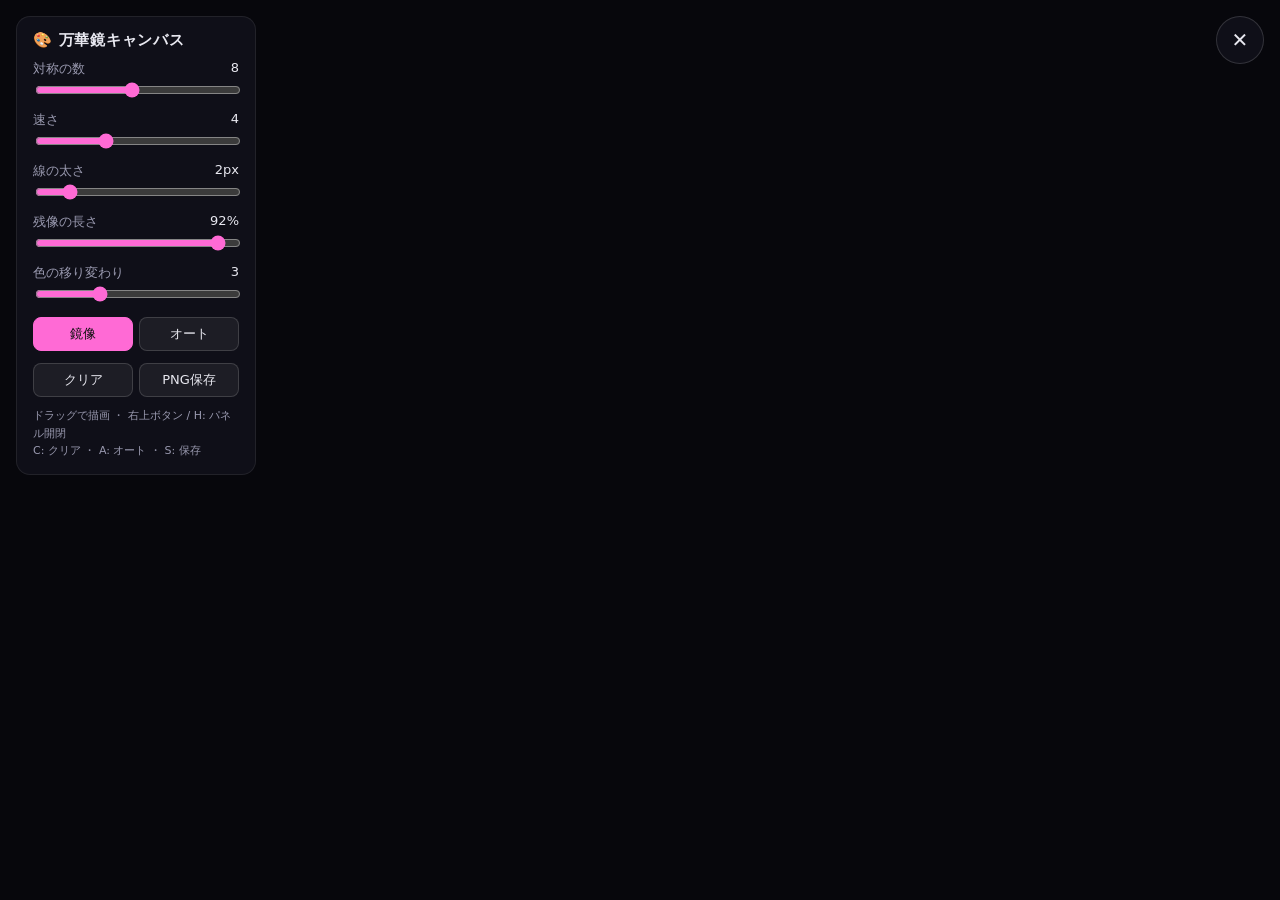
<file: generative-art/index.html>
<!doctype html>
<html lang="ja">
<head>
<meta charset="utf-8">
<meta name="viewport" content="width=device-width, initial-scale=1">
<title>万華鏡キャンバス</title>
<style>
  :root {
    --panel: rgba(18, 18, 28, 0.82);
    --text: #e8e8f0;
    --muted: #9a9ab0;
    --accent: #ff6ad5;
  }
  * { box-sizing: border-box; }
  html, body { margin: 0; height: 100%; background: #07070c; color: var(--text);
    font-family: system-ui, "Segoe UI", "Hiragino Sans", "Yu Gothic UI", sans-serif; overflow: hidden; }
  canvas { display: block; width: 100vw; height: 100vh; cursor: crosshair; touch-action: none; }
  .panel {
    position: fixed; top: 16px; left: 16px; width: 240px; padding: 14px 16px;
    background: var(--panel); backdrop-filter: blur(8px); border-radius: 14px;
    border: 1px solid rgba(255,255,255,0.08); font-size: 13px; transition: opacity .3s;
  }
  .panel.hidden { opacity: 0; pointer-events: none; transform: translateY(-8px); }
  .panel { transition: opacity .3s, transform .3s; }
  .toggle {
    position: fixed; top: 16px; right: 16px; z-index: 10; flex: none;
    width: 48px; height: 48px; padding: 0; border-radius: 50%; font-size: 20px; line-height: 1;
    background: var(--panel); backdrop-filter: blur(8px); border: 1px solid rgba(255,255,255,0.15);
    -webkit-tap-highlight-color: transparent;
  }
  h1 { font-size: 15px; margin: 0 0 10px; letter-spacing: .05em; }
  label { display: block; margin: 10px 0 2px; color: var(--muted); }
  label span { float: right; color: var(--text); font-variant-numeric: tabular-nums; }
  input[type=range] { width: 100%; accent-color: var(--accent); }
  .row { display: flex; gap: 6px; margin-top: 12px; flex-wrap: wrap; }
  button {
    flex: 1; padding: 7px 8px; border-radius: 8px; border: 1px solid rgba(255,255,255,0.15);
    background: rgba(255,255,255,0.06); color: var(--text); font: inherit; cursor: pointer;
  }
  button:hover { background: rgba(255,255,255,0.14); }
  button.on { background: var(--accent); color: #111; border-color: var(--accent); }
  .hint { margin-top: 10px; color: var(--muted); font-size: 11px; line-height: 1.6; }
  @media (max-width: 520px) { .panel { top: 76px; left: 16px; right: 16px; width: auto; max-height: calc(100vh - 92px); overflow-y: auto; } }
</style>
</head>
<body>
<canvas id="c"></canvas>

<button class="toggle" id="toggle" aria-label="パネルを閉じる" aria-expanded="true">✕</button>
<div class="panel" id="panel">
  <h1>🎨 万華鏡キャンバス</h1>
  <label>対称の数 <span id="symV"></span></label>
  <input id="sym" type="range" min="1" max="16" value="8">
  <label>速さ <span id="spdV"></span></label>
  <input id="spd" type="range" min="1" max="10" value="4">
  <label>線の太さ <span id="wV"></span></label>
  <input id="w" type="range" min="1" max="8" value="2">
  <label>残像の長さ <span id="fadeV"></span></label>
  <input id="fade" type="range" min="0" max="100" value="92">
  <label>色の移り変わり <span id="hueV"></span></label>
  <input id="hue" type="range" min="0" max="10" value="3">
  <div class="row">
    <button id="mirror" class="on">鏡像</button>
    <button id="auto">オート</button>
  </div>
  <div class="row">
    <button id="clear">クリア</button>
    <button id="save">PNG保存</button>
  </div>
  <div class="hint">ドラッグで描画 ・ 右上ボタン / H: パネル開閉<br>C: クリア ・ A: オート ・ S: 保存</div>
</div>

<script>
const cv = document.getElementById('c');
const ctx = cv.getContext('2d');
let W, H, DPR;
function resize() {
  DPR = window.devicePixelRatio || 1;
  W = window.innerWidth; H = window.innerHeight;
  // Preserve the drawing across resizes
  const old = document.createElement('canvas');
  old.width = cv.width; old.height = cv.height;
  if (cv.width) old.getContext('2d').drawImage(cv, 0, 0);
  cv.width = W * DPR; cv.height = H * DPR;
  ctx.setTransform(DPR, 0, 0, DPR, 0, 0);
  ctx.fillStyle = '#07070c'; ctx.fillRect(0, 0, W, H);
  if (old.width) ctx.drawImage(old, 0, 0, old.width / DPR, old.height / DPR);
}
window.addEventListener('resize', resize);
resize();

// ---- settings ----
const $ = id => document.getElementById(id);
const S = {};
const sliders = {
  sym:  v => `${v}`,
  spd:  v => `${v}`,
  w:    v => `${v}px`,
  fade: v => `${v}%`,
  hue:  v => `${v}`,
};
for (const [id, fmt] of Object.entries(sliders)) {
  const el = $(id);
  const sync = () => { S[id] = +el.value; $(id + 'V').textContent = fmt(el.value); };
  el.addEventListener('input', sync); sync();
}
S.mirror = true; S.auto = false;
const toggle = (id, key) => { S[key] = !S[key]; $(id).classList.toggle('on', S[key]); };
$('mirror').onclick = () => toggle('mirror', 'mirror');
$('auto').onclick = () => toggle('auto', 'auto');
$('clear').onclick = clear;
$('save').onclick = save;

function clear() { ctx.fillStyle = '#07070c'; ctx.fillRect(0, 0, W, H); particles.length = 0; }
function save() {
  const a = document.createElement('a');
  a.download = `kaleidoscope-${Date.now()}.png`;
  a.href = cv.toDataURL('image/png');
  a.click();
}

// ---- particles following a flow field ----
const particles = [];
let baseHue = Math.random() * 360;
let t = 0;

function field(x, y) {
  // Smooth pseudo-noise angle from layered sines
  const s = 0.004;
  return Math.sin(x * s + t * 0.3) * 2.1 + Math.cos(y * s * 1.3 - t * 0.2) * 1.7
       + Math.sin((x + y) * s * 0.7 + t * 0.15) * 1.2;
}

function spawn(x, y, n = 3) {
  for (let i = 0; i < n; i++) {
    particles.push({
      x: x + (Math.random() - 0.5) * 8,
      y: y + (Math.random() - 0.5) * 8,
      life: 1,
      decay: 0.004 + Math.random() * 0.01,
      hue: baseHue + (Math.random() - 0.5) * 40,
    });
  }
  if (particles.length > 1500) particles.splice(0, particles.length - 1500);
}

// draw a segment relative to the center, replicated with rotational / mirror symmetry
function symSegment(x1, y1, x2, y2) {
  const cx = W / 2, cy = H / 2;
  const n = S.sym;
  ctx.save();
  ctx.translate(cx, cy);
  for (let i = 0; i < n; i++) {
    ctx.rotate((Math.PI * 2) / n);
    ctx.beginPath(); ctx.moveTo(x1 - cx, y1 - cy); ctx.lineTo(x2 - cx, y2 - cy); ctx.stroke();
    if (S.mirror && n > 1) {
      ctx.save(); ctx.scale(1, -1);
      ctx.beginPath(); ctx.moveTo(x1 - cx, y1 - cy); ctx.lineTo(x2 - cx, y2 - cy); ctx.stroke();
      ctx.restore();
    }
  }
  ctx.restore();
}

// ---- input ----
let down = false, px = 0, py = 0;
cv.addEventListener('pointerdown', e => { down = true; px = e.clientX; py = e.clientY; spawn(px, py, 8); });
window.addEventListener('pointerup', () => down = false);
cv.addEventListener('pointermove', e => {
  if (!down) return;
  const dx = e.clientX - px, dy = e.clientY - py;
  const steps = Math.max(1, Math.floor(Math.hypot(dx, dy) / 6));
  for (let i = 1; i <= steps; i++) spawn(px + dx * i / steps, py + dy * i / steps, 2);
  px = e.clientX; py = e.clientY;
});

function togglePanel() {
  const hidden = $('panel').classList.toggle('hidden');
  const b = $('toggle');
  b.textContent = hidden ? '⚙️' : '✕';
  b.setAttribute('aria-label', hidden ? 'パネルを開く' : 'パネルを閉じる');
  b.setAttribute('aria-expanded', String(!hidden));
}
$('toggle').addEventListener('click', togglePanel);

window.addEventListener('keydown', e => {
  if (e.target.tagName === 'INPUT') return;
  if (e.ctrlKey || e.metaKey || e.altKey) return; // leave Ctrl+C / Ctrl+S etc. to the browser
  const k = e.key.toLowerCase();
  if (k === 'h') togglePanel();
  if (k === 'c') clear();
  if (k === 'a') toggle('auto', 'auto');
  if (k === 's') save();
});

// auto mode: a wandering brush
const wander = { x: 0, y: 0, a: Math.random() * 6.28 };
function autoStep() {
  wander.a += (Math.random() - 0.5) * 0.5;
  const r = Math.min(W, H) * 0.38;
  const tx = W / 2 + Math.cos(t * 0.7) * r * Math.sin(t * 0.23);
  const ty = H / 2 + Math.sin(t * 0.9) * r * Math.cos(t * 0.17);
  wander.x = tx + Math.cos(wander.a) * 30;
  wander.y = ty + Math.sin(wander.a) * 30;
  spawn(wander.x, wander.y, 2);
}

// ---- loop ----
function frame() {
  t += 0.01;
  baseHue = (baseHue + S.hue * 0.15) % 360;

  // fade layer for trails
  const fadeAlpha = (100 - S.fade) / 100 * 0.25 + 0.002;
  ctx.fillStyle = `rgba(7,7,12,${fadeAlpha})`;
  ctx.fillRect(0, 0, W, H);

  if (S.auto) autoStep();

  ctx.globalCompositeOperation = 'lighter';
  ctx.lineCap = 'round';
  const speed = S.spd * 0.6;
  for (let i = particles.length - 1; i >= 0; i--) {
    const p = particles[i];
    const a = field(p.x, p.y);
    const nx = p.x + Math.cos(a) * speed;
    const ny = p.y + Math.sin(a) * speed;
    ctx.strokeStyle = `hsla(${p.hue}, 90%, 62%, ${p.life * 0.55})`;
    ctx.lineWidth = S.w * (0.4 + p.life * 0.6);
    symSegment(p.x, p.y, nx, ny);
    p.x = nx; p.y = ny;
    p.life -= p.decay;
    if (p.life <= 0) particles.splice(i, 1);
  }
  ctx.globalCompositeOperation = 'source-over';
  requestAnimationFrame(frame);
}
frame();
</script>
</body>
</html>
</file>
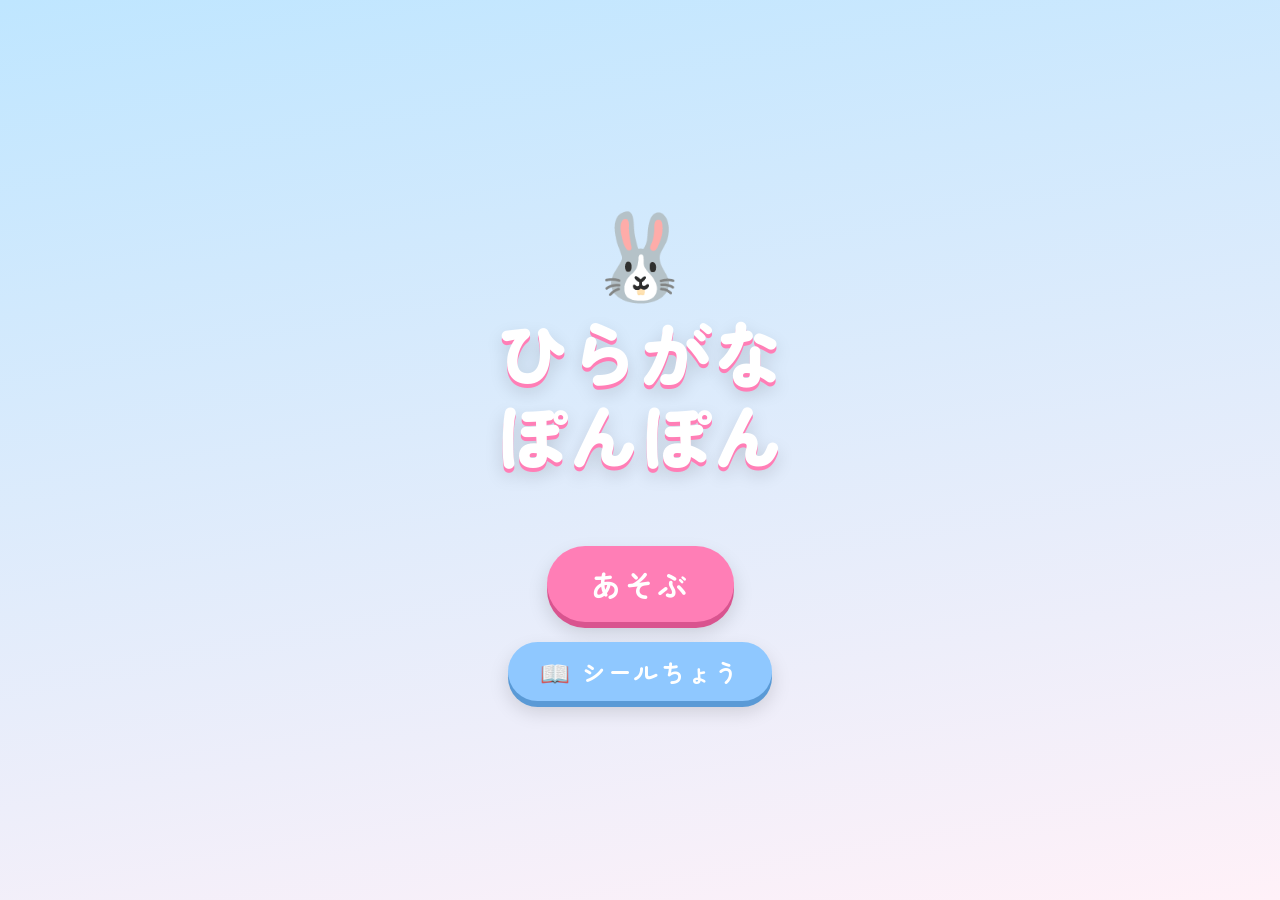
<file: hiragana-game/index.html>
<!doctype html>
<html lang="ja">
<head>
<meta charset="utf-8">
<meta name="viewport" content="width=device-width, initial-scale=1, maximum-scale=1, user-scalable=no, viewport-fit=cover">
<meta name="apple-mobile-web-app-capable" content="yes">
<meta name="theme-color" content="#bfe6ff">
<title>ひらがな ぽんぽん</title>
<link rel="preconnect" href="https://fonts.googleapis.com">
<link href="https://fonts.googleapis.com/css2?family=Zen+Maru+Gothic:wght@700;900&display=swap" rel="stylesheet">
<style>
  :root {
    --bg1: #bfe6ff;
    --bg2: #fff1f8;
    --text: #5a3f7a;
    --accent: #ff7eb6;
    --panel: rgba(255, 255, 255, 0.82);
  }
  body.t-balloon { --bg1: #ffe9b8; --bg2: #ffd6e7; }
  body.t-star    { --bg1: #1d1f4f; --bg2: #4a3a8a; --text: #fff6c9; --panel: rgba(40, 36, 100, 0.85); }
  body.t-flower  { --bg1: #d9f7c9; --bg2: #ffe0ef; }
  * { box-sizing: border-box; -webkit-tap-highlight-color: transparent; }
  html, body {
    margin: 0; height: 100%; overflow: hidden; color: var(--text);
    background: linear-gradient(170deg, var(--bg1), var(--bg2)); background-attachment: fixed;
    font-family: "Zen Maru Gothic", "Hiragino Maru Gothic ProN", "Hiragino Sans", "Yu Gothic UI", sans-serif;
    font-weight: 700; user-select: none; -webkit-user-select: none; -webkit-touch-callout: none;
    touch-action: manipulation; overscroll-behavior: none;
  }
  body { transition: background 0.8s; }
  #fx { position: fixed; inset: 0; width: 100vw; height: 100vh; pointer-events: none; z-index: 50; }

  /* background decorations */
  #deco { position: fixed; inset: 0; pointer-events: none; overflow: hidden; z-index: 0; }
  #deco span { position: absolute; bottom: -80px; border-radius: 50%; opacity: 0.45;
    background: radial-gradient(circle at 30% 30%, #fff, rgba(255,255,255,0.2) 60%, rgba(255,255,255,0));
    animation: rise linear infinite; }
  body.t-star #deco span { background: radial-gradient(circle, #fff9c4, rgba(255,249,196,0) 70%); opacity: 0.7; }
  @keyframes rise { to { transform: translateY(calc(-100vh - 160px)) translateX(30px); } }

  .screen { position: fixed; inset: 0; display: none; flex-direction: column; align-items: center; z-index: 1;
    padding: env(safe-area-inset-top) 16px env(safe-area-inset-bottom); }
  .screen.on { display: flex; }

  button { font: inherit; color: inherit; border: none; cursor: pointer; background: none; touch-action: manipulation; }
  .big-btn {
    font-size: 30px; padding: 16px 44px; border-radius: 999px; color: #fff; background: var(--accent);
    box-shadow: 0 6px 0 #d9548f, 0 10px 20px rgba(0,0,0,0.15); margin: 10px; letter-spacing: 0.1em;
    transition: transform 0.1s;
  }
  .big-btn:active { transform: translateY(5px); box-shadow: 0 1px 0 #d9548f; }
  .big-btn.sub { background: #8fc8ff; box-shadow: 0 6px 0 #5a9ad6, 0 10px 20px rgba(0,0,0,0.15); font-size: 24px; padding: 12px 32px; }
  .big-btn.sub:active { box-shadow: 0 1px 0 #5a9ad6; }

  /* title */
  #title { justify-content: center; text-align: center; }
  #title h1 { font-size: clamp(40px, 13vw, 72px); margin: 0 0 4px; line-height: 1.15; font-weight: 900;
    color: #fff; text-shadow: 0 4px 0 var(--accent), 0 8px 18px rgba(0,0,0,0.15); }
  #title h1 span { display: inline-block; animation: bob 2.4s ease-in-out infinite; }
  .mascot { font-size: 84px; animation: bob 2s ease-in-out infinite; display: inline-block; }
  .laps { font-size: 22px; margin: 6px 0 18px; min-height: 32px; }
  @keyframes bob { 0%,100% { transform: translateY(0) rotate(-3deg); } 50% { transform: translateY(-12px) rotate(3deg); } }

  /* map */
  .topbar { width: 100%; display: flex; align-items: center; justify-content: space-between; padding: 10px 0; min-height: 64px; }
  .icon-btn { font-size: 30px; width: 56px; height: 56px; border-radius: 50%; background: var(--panel);
    box-shadow: 0 3px 8px rgba(0,0,0,0.1); display: grid; place-items: center; }
  .icon-btn:active { transform: scale(0.9); }
  .topbar .label { font-size: 22px; text-align: center; flex: 1; }
  #rows { display: grid; grid-template-columns: repeat(3, 1fr); gap: 14px; width: 100%; max-width: 420px; margin: auto 0; padding-bottom: 20px; }
  .row-btn { aspect-ratio: 1; border-radius: 28px; background: var(--panel); font-size: clamp(40px, 13vw, 60px);
    box-shadow: 0 5px 0 rgba(0,0,0,0.08), 0 8px 16px rgba(0,0,0,0.08); position: relative; color: var(--text); }
  .row-btn:active { transform: scale(0.93); }
  .row-btn.done { background: #fff6b0; }
  body.t-star .row-btn.done { background: #6a5acd; }
  .row-btn .badge { position: absolute; right: -4px; top: -8px; font-size: 32px; }
  .row-btn.next { animation: wiggle 1.4s ease-in-out infinite; outline: 5px solid var(--accent); }
  @keyframes wiggle { 0%,100% { transform: rotate(0) scale(1); } 25% { transform: rotate(-6deg) scale(1.06); } 75% { transform: rotate(6deg) scale(1.06); } }

  /* play */
  #play { padding-left: 0; padding-right: 0; }
  #play .topbar { padding: 10px 16px; }
  #progress { display: flex; gap: 6px; justify-content: center; flex-wrap: wrap; flex: 1; padding: 0 6px; }
  #progress i { font-style: normal; width: 34px; height: 34px; border-radius: 50%; display: grid; place-items: center;
    font-size: 18px; background: rgba(255,255,255,0.5); color: rgba(90,63,122,0.35); transition: all 0.3s; }
  body.t-star #progress i { background: rgba(255,255,255,0.12); color: rgba(255,246,201,0.4); }
  #progress i.got { background: #ffd84d; color: #7a4a00; transform: scale(1.15); }
  #stage { position: relative; flex: 1; width: 100%; overflow: hidden; }
  #stage.line { display: flex; align-items: center; justify-content: center; gap: 4px; padding: 0 8px; }

  .kana {
    --c: #ff9ec7;
    position: relative; width: var(--s); height: var(--s); border-radius: 50%; flex: none;
    display: grid; place-items: center; font-size: calc(var(--s) * 0.58); font-weight: 900; line-height: 1;
    color: #5a3f7a; touch-action: none;
  }
  #stage.float .kana { position: absolute; left: 0; top: 0; will-change: transform; }
  .kana b { position: relative; z-index: 2; pointer-events: none; display: block; }
  .kana .skin { position: absolute; inset: 0; border-radius: 50%; pointer-events: none; transition: transform 0.2s; }
  /* bubble theme */
  .t-bubble .kana .skin { background: radial-gradient(circle at 32% 28%, #fff 0 10%, rgba(255,255,255,0.55) 18%, color-mix(in srgb, var(--c) 35%, transparent) 60%, color-mix(in srgb, var(--c) 75%, white) 100%);
    box-shadow: inset 0 0 12px rgba(255,255,255,0.9), 0 4px 14px color-mix(in srgb, var(--c) 40%, transparent); border: 2px solid rgba(255,255,255,0.8); }
  /* balloon theme */
  .t-balloon .kana { color: #fff; }
  .t-balloon .kana b { text-shadow: 0 2px 0 rgba(0,0,0,0.18); top: -4%; }
  .t-balloon .kana .skin { border-radius: 50% 50% 48% 48% / 55% 55% 45% 45%;
    background: radial-gradient(circle at 35% 28%, rgba(255,255,255,0.75) 0 8%, var(--c) 30%, color-mix(in srgb, var(--c) 75%, black) 100%);
    box-shadow: 0 6px 14px rgba(0,0,0,0.15); }
  .t-balloon .kana .skin::after { content: ""; position: absolute; left: 50%; bottom: -26%; width: 2px; height: 28%; background: rgba(90,63,122,0.4); }
  .t-balloon .kana .skin::before { content: ""; position: absolute; left: calc(50% - 6px); bottom: -5%; border: 6px solid transparent; border-bottom-color: color-mix(in srgb, var(--c) 75%, black); }
  /* star theme */
  .t-star .kana { color: #2b2370; }
  .t-star .kana .skin { background: radial-gradient(circle at 40% 35%, #fffde8, #ffe46b 55%, #ffb63b);
    box-shadow: 0 0 22px #ffe46b, 0 0 50px rgba(255,228,107,0.5); }
  /* flower theme */
  .t-flower .kana .skin { background: #fffbe8; transform: scale(0.72);
    box-shadow: 0 calc(var(--s) * -0.3) 0 calc(var(--s) * -0.06) var(--c), 0 calc(var(--s) * 0.3) 0 calc(var(--s) * -0.06) var(--c),
      calc(var(--s) * -0.3) 0 0 calc(var(--s) * -0.06) var(--c), calc(var(--s) * 0.3) 0 0 calc(var(--s) * -0.06) var(--c),
      calc(var(--s) * 0.21) calc(var(--s) * 0.21) 0 calc(var(--s) * -0.06) var(--c), calc(var(--s) * -0.21) calc(var(--s) * 0.21) 0 calc(var(--s) * -0.06) var(--c),
      calc(var(--s) * 0.21) calc(var(--s) * -0.21) 0 calc(var(--s) * -0.06) var(--c), calc(var(--s) * -0.21) calc(var(--s) * -0.21) 0 calc(var(--s) * -0.06) var(--c); }

  .kana.enter > * { animation: drop 0.55s cubic-bezier(.3,1.6,.5,1) both; animation-delay: var(--d, 0s); }
  @keyframes drop { from { transform: translateY(-120px) scale(0.3); opacity: 0; } }
  .kana.say .skin { scale: 1.22; }
  .kana.say b { animation: sayb 0.5s ease; }
  @keyframes sayb { 50% { transform: scale(1.35); } }
  .kana.hint::before { content: ""; position: absolute; inset: -14px; border-radius: 50%; border: 5px dashed #fff;
    animation: spin 3s linear infinite, pulse 1s ease-in-out infinite; z-index: 3; pointer-events: none; }
  @keyframes spin { to { rotate: 360deg; } }
  @keyframes pulse { 50% { opacity: 0.35; } }
  .kana.nope b, .kana.nope .skin { animation: shake 0.45s ease; }
  @keyframes shake { 20% { translate: -10px 0; } 40% { translate: 9px 0; } 60% { translate: -6px 0; } 80% { translate: 4px 0; } }
  .kana.popped { pointer-events: none; }
  .kana.popped b, .kana.popped .skin { animation: popout 0.45s ease-in forwards; }
  @keyframes popout { 0% { transform: scale(1); } 35% { transform: scale(1.45); opacity: 1; } 100% { transform: scale(0.1); opacity: 0; } }

  #finger { position: fixed; font-size: 52px; pointer-events: none; z-index: 40; display: none; animation: tap 0.9s ease-in-out infinite; }
  @keyframes tap { 50% { transform: translate(6px, 12px) scale(0.92); } }

  #bubbleMsg { position: absolute; left: 50%; top: 40%; transform: translate(-50%, -50%); font-size: clamp(34px, 10vw, 56px);
    font-weight: 900; color: #fff; text-shadow: 0 4px 0 var(--accent), 0 6px 18px rgba(0,0,0,0.2); white-space: nowrap;
    pointer-events: none; opacity: 0; z-index: 20; }
  #bubbleMsg.show { animation: msg 1.8s ease both; }
  @keyframes msg { 0% { opacity: 0; transform: translate(-50%, -50%) scale(0.3); } 15% { opacity: 1; transform: translate(-50%, -50%) scale(1.15); }
    25% { transform: translate(-50%, -50%) scale(1); } 80% { opacity: 1; } 100% { opacity: 0; transform: translate(-50%, -80%) scale(1); } }

  /* modal */
  .modal { position: fixed; inset: 0; display: none; align-items: center; justify-content: center; z-index: 30;
    background: rgba(60, 30, 90, 0.35); backdrop-filter: blur(3px); padding: 16px; }
  .modal.on { display: flex; }
  .card { background: var(--panel); border-radius: 32px; padding: 26px 22px; text-align: center; width: 100%; max-width: 380px;
    box-shadow: 0 10px 40px rgba(0,0,0,0.2); animation: cardin 0.5s cubic-bezier(.3,1.5,.5,1); }
  @keyframes cardin { from { transform: scale(0.5); opacity: 0; } }
  .card h2 { font-size: 34px; margin: 0 0 6px; }
  .card p { font-size: 20px; margin: 6px 0; }
  .sticker { font-size: 120px; display: inline-block; animation: stickerin 1s cubic-bezier(.3,1.5,.5,1) both, shine 2s 1s ease-in-out infinite; filter: drop-shadow(0 6px 8px rgba(0,0,0,0.2)); }
  @keyframes stickerin { from { transform: rotate(-540deg) scale(0); } }
  @keyframes shine { 50% { transform: scale(1.08) rotate(6deg); } }
  .stars { font-size: 34px; letter-spacing: 6px; }

  /* sticker book: a scene to stick on, and a tray of owned stickers below it */
  #book { padding-bottom: calc(10px + env(safe-area-inset-bottom)); }
  #pageTabs { display: flex; gap: 8px; justify-content: center; flex: 1; }
  #pageTabs button { width: 48px; height: 48px; border-radius: 50%; font-size: 26px; background: var(--panel); opacity: 0.55;
    box-shadow: 0 3px 8px rgba(0,0,0,0.1); transition: transform 0.2s, opacity 0.2s; }
  #pageTabs button.on { opacity: 1; transform: scale(1.15); outline: 4px solid var(--accent); }
  #scene { position: relative; flex: 1; width: 100%; max-width: 560px; border-radius: 26px; overflow: hidden; touch-action: none;
    box-shadow: 0 6px 0 rgba(0,0,0,0.08), 0 10px 24px rgba(0,0,0,0.12); border: 6px solid #fff; }
  .s-0 { background:
    radial-gradient(ellipse 75% 32% at 25% 100%, #8fd96b 99%, transparent 100%),
    radial-gradient(ellipse 80% 38% at 90% 104%, #6cc552 99%, transparent 100%),
    radial-gradient(circle at 84% 14%, #ffe066 0 34px, rgba(255,224,102,0.35) 35px 52px, transparent 53px),
    linear-gradient(#8fd3ff, #e4f6ff 75%); }
  .s-1 { background:
    radial-gradient(ellipse 120% 30% at 50% 108%, #f6dea0 99%, transparent 100%),
    repeating-linear-gradient(170deg, transparent 0 26px, rgba(255,255,255,0.18) 26px 30px),
    linear-gradient(#bfeaff 0 30%, #5cc4ef 30%, #1d8fcf); }
  .s-2 { background:
    radial-gradient(circle at 78% 18%, #fff6c9 0 28px, transparent 29px),
    radial-gradient(circle at 74% 15%, #2a2a66 0 26px, transparent 27px),
    radial-gradient(2px 2px at 12% 20%, #fff, transparent), radial-gradient(2px 2px at 30% 45%, #fff, transparent),
    radial-gradient(2px 2px at 55% 12%, #fff, transparent), radial-gradient(2px 2px at 62% 60%, #fff, transparent),
    radial-gradient(2px 2px at 20% 75%, #fff, transparent), radial-gradient(2px 2px at 88% 50%, #fff, transparent),
    radial-gradient(2px 2px at 42% 85%, #fff, transparent), radial-gradient(2px 2px at 90% 85%, #fff, transparent),
    linear-gradient(#1b1e4b, #4b3c8f); }
  .s-3 { background:
    linear-gradient(transparent 72%, #e2b487 72% 74%, #d9a77a 74%),
    repeating-linear-gradient(90deg, #ffeef4 0 24px, #ffe0ea 24px 48px); }
  #scene .empty { position: absolute; inset: 0; display: grid; place-items: center; text-align: center; font-size: 22px;
    color: #5a3f7a; padding: 20px; pointer-events: none; }
  .placed { position: absolute; transform: translate(-50%, -50%) rotate(var(--r)) scale(var(--z, 1)); font-size: 56px; line-height: 1;
    touch-action: none; transition: transform 0.18s cubic-bezier(.3,1.6,.5,1);
    filter: drop-shadow(2px 0 0 #fff) drop-shadow(-2px 0 0 #fff) drop-shadow(0 2px 0 #fff) drop-shadow(0 -2px 0 #fff) drop-shadow(0 3px 3px rgba(0,0,0,0.25)); }
  .placed.lift { transform: translate(-50%, -55%) rotate(var(--r)) scale(calc(var(--z, 1) * 1.2)); transition: none; z-index: 5;
    filter: drop-shadow(2px 0 0 #fff) drop-shadow(-2px 0 0 #fff) drop-shadow(0 2px 0 #fff) drop-shadow(0 -2px 0 #fff) drop-shadow(0 12px 8px rgba(0,0,0,0.25)); }
  .placed.stick { animation: stick 0.35s ease-out; }
  @keyframes stick { 0% { scale: 1.5; } 55% { scale: 0.88 1.08; } 100% { scale: 1; } }
  .placed.peel { animation: peel 0.35s ease-in forwards; pointer-events: none; }
  @keyframes peel { to { scale: 0.2; rotate: 40deg; opacity: 0; } }
  #ghost { position: fixed; left: 0; top: 0; z-index: 45; pointer-events: none; display: none; }
  #tray { width: 100%; max-width: 560px; display: flex; gap: 10px; overflow-x: auto; padding: 14px 4px 6px; touch-action: pan-x;
    scrollbar-width: none; min-height: 92px; }
  #tray::-webkit-scrollbar { display: none; }
  #tray .t { flex: none; width: 72px; height: 72px; border-radius: 20px; background: var(--panel); font-size: 44px; position: relative;
    box-shadow: 0 4px 0 rgba(0,0,0,0.08); touch-action: pan-x; }
  #tray .t:active { transform: scale(0.92); }
  #tray .t i { position: absolute; right: -4px; top: -8px; font-style: normal; font-size: 14px; min-width: 24px; height: 24px; padding: 0 5px;
    border-radius: 12px; background: var(--accent); color: #fff; display: grid; place-items: center; }
  #tray .t.out { opacity: 0.3; }
  #tray .note { font-size: 18px; align-self: center; padding: 0 8px; }
  #collect .grid { display: grid; grid-template-columns: repeat(auto-fill, minmax(52px, 1fr)); gap: 8px; max-height: 55vh; overflow-y: auto; margin: 10px 0; }
  #collect .cell { aspect-ratio: 1; border-radius: 14px; background: rgba(255,255,255,0.7); display: grid; place-items: center; font-size: 32px; }
  #collect .cell.none { font-size: 22px; opacity: 0.4; }
</style>
</head>
<body class="t-bubble">
<div id="deco"></div>
<canvas id="fx"></canvas>
<div id="finger">👆</div>

<section class="screen on" id="title">
  <div class="mascot">🐰</div>
  <h1><span>ひらがな</span><br><span style="animation-delay:-1.2s">ぽんぽん</span></h1>
  <div class="laps" id="titleLaps"></div>
  <button class="big-btn" id="startBtn">あそぶ</button>
  <button class="big-btn sub" id="bookBtn1">📖 シールちょう</button>
</section>

<section class="screen" id="map">
  <div class="topbar">
    <button class="icon-btn" id="mapHome">🏠</button>
    <div class="label" id="mapLabel"></div>
    <button class="icon-btn" id="bookBtn2">📖</button>
  </div>
  <div id="rows"></div>
</section>

<section class="screen" id="play">
  <div class="topbar">
    <button class="icon-btn" id="playBack">🏠</button>
    <div id="progress"></div>
    <button class="icon-btn" id="sayBtn">🔊</button>
  </div>
  <div id="stage"></div>
  <div id="bubbleMsg"></div>
</section>

<section class="screen" id="book">
  <div class="topbar">
    <button class="icon-btn" id="bookBack">⬅️</button>
    <div id="pageTabs"></div>
    <button class="icon-btn" id="collectBtn">🗂️</button>
  </div>
  <div id="scene"></div>
  <div id="tray"></div>
</section>
<div class="placed" id="ghost"></div>

<div class="modal" id="collect">
  <div class="card">
    <h2>あつめた シール</h2>
    <p id="collectCount"></p>
    <div class="grid" id="collectGrid"></div>
    <button class="big-btn sub" id="collectClose">とじる</button>
  </div>
</div>

<div class="modal" id="clearModal">
  <div class="card">
    <h2 id="clearTitle">やったね！</h2>
    <div class="stars">⭐⭐⭐</div>
    <div class="sticker" id="clearSticker">🐶</div>
    <p id="clearText">シール ゲット！</p>
    <button class="big-btn" id="clearNext">つぎへ ▶</button>
  </div>
</div>

<div class="modal" id="lapModal">
  <div class="card">
    <h2>ぜんぶ できたね！</h2>
    <div class="sticker">👑</div>
    <p id="lapText"></p>
    <button class="big-btn" id="lapNext">もういっかい ▶</button>
  </div>
</div>

<script src="bg-sound.js"></script>
<script src="voices/v0.js"></script>
<script>
// ---- data ----
const ROWS = [
  ['あ','い','う','え','お'], ['か','き','く','け','こ'], ['さ','し','す','せ','そ'],
  ['た','ち','つ','て','と'], ['な','に','ぬ','ね','の'], ['は','ひ','ふ','へ','ほ'],
  ['ま','み','む','め','も'], ['や','ゆ','よ'], ['ら','り','る','れ','ろ'], ['わ','を','ん'],
];
// lap n uses THEMES[n % 4]
const THEMES = [
  { cls: 't-bubble', name: 'しゃぼんだま', mascot: '🐰' },
  { cls: 't-balloon', name: 'ふうせん', mascot: '🐻' },
  { cls: 't-star', name: 'おほしさま', mascot: '🦉' },
  { cls: 't-flower', name: 'おはな', mascot: '🐝' },
];
const COLORS = ['#ff8fbf', '#ffb35c', '#ffd84d', '#7fdc8a', '#6ec8ff', '#b28dff', '#ff7a7a', '#4fd6c4'];
const STICKERS = ['🐶','🐱','🐰','🐻','🐼','🐨','🐯','🦁','🐮','🐷','🐸','🐵','🐔','🐧','🐤','🦄','🐬','🐳','🐙','🦋',
  '🐞','🐢','🦖','🐝','🦊','🐹','🦔','🐿️','🍓','🍒','🍑','🍰','🍩','🍭','🌈','🌻','🌷','🎀','🧸','🚂'];
const CHEERS = ['じょうず！', 'すごい！', 'いいね！', 'ぴったり！', 'できた！'];

const $ = id => document.getElementById(id);
const rand = (a, b) => a + Math.random() * (b - a);
const pick = a => a[Math.floor(Math.random() * a.length)];
const wait = ms => new Promise(r => setTimeout(r, ms));

// ---- save ----
const SAVE_KEY = 'hiragana-ponpon';
let save = { lap: 0, cleared: [], stickers: {} };
try { Object.assign(save, JSON.parse(localStorage.getItem(SAVE_KEY)) || {}); } catch {}
function persist() { try { localStorage.setItem(SAVE_KEY, JSON.stringify(save)); } catch {} }
const theme = () => THEMES[save.lap % THEMES.length];

// ---- sound (WebAudio, synthesized) ----
let ac = null;
function audio() {
  if (!ac) { try { ac = BgSound.add(new (window.AudioContext || window.webkitAudioContext)()); } catch { return null; } }
  // a hint timer can fire while the app is in the background; leave the context suspended then
  if (ac.state === 'suspended' && !document.hidden) ac.resume();
  // iOS: play through the silent switch like a media app
  try { if (navigator.audioSession) navigator.audioSession.type = 'playback'; } catch {}
  return ac;
}
function tone(freq, dur, { type = 'sine', vol = 0.25, at = 0, to = null, attack = 0.005 } = {}) {
  const a = audio(); if (!a) return;
  const t = a.currentTime + at;
  const o = a.createOscillator(), g = a.createGain();
  o.type = type; o.frequency.setValueAtTime(freq, t);
  if (to) o.frequency.exponentialRampToValueAtTime(to, t + dur);
  g.gain.setValueAtTime(0.0001, t);
  g.gain.exponentialRampToValueAtTime(vol, t + attack);
  g.gain.exponentialRampToValueAtTime(0.0001, t + dur);
  o.connect(g).connect(a.destination);
  o.start(t); o.stop(t + dur + 0.05);
}
// major pentatonic, so any run of pops sounds like a little melody
const SCALE = [523.25, 587.33, 659.25, 783.99, 880, 1046.5, 1174.66, 1318.5, 1568, 1760];
const sfx = {
  pop(step) {
    tone(320, 0.09, { to: 1400, vol: 0.35 });                       // the "ぽん"
    const f = SCALE[Math.min(step, SCALE.length - 1)];
    tone(f, 0.35, { type: 'triangle', vol: 0.22, at: 0.04 });
    tone(f * 2, 0.25, { vol: 0.08, at: 0.06 });
  },
  nope() { tone(260, 0.18, { to: 180, vol: 0.18, type: 'sine' }); tone(200, 0.2, { to: 150, vol: 0.12, at: 0.12 }); },
  tick() { tone(1200, 0.06, { vol: 0.08, type: 'triangle' }); },
  whoosh() { tone(300, 0.4, { to: 900, vol: 0.12, type: 'sine', attack: 0.1 }); },
  fanfare() {
    [523.25, 659.25, 783.99, 1046.5].forEach((f, i) => tone(f, 0.3, { type: 'triangle', vol: 0.25, at: i * 0.12 }));
    [1046.5, 1318.5, 1568].forEach(f => tone(f, 0.9, { type: 'triangle', vol: 0.12, at: 0.5 }));
    for (let i = 0; i < 8; i++) tone(rand(1800, 3200), 0.15, { vol: 0.05, at: 0.6 + i * 0.07 });
  },
  peta() { tone(220, 0.12, { to: 90, vol: 0.4 }); tone(1600, 0.04, { type: 'square', vol: 0.03 }); },
  peel() { tone(700, 0.2, { to: 2200, vol: 0.08, type: 'sawtooth' }); },
  boing() { tone(260, 0.3, { to: 620, vol: 0.2, type: 'sine' }); tone(620, 0.15, { to: 400, vol: 0.08, at: 0.2 }); },
  sparkle() { for (let i = 0; i < 6; i++) tone(rand(1500, 3000), 0.18, { vol: 0.06, at: i * 0.06 }); },
};

// ---- voice ----
// Recorded clips from voices/*.js play through WebAudio, so the voice works even where the
// browser has no speech engine (in-app browsers, Android WebView). speechSynthesis is only
// a fallback for a clip that is missing or failed to decode.
// Five voice packs (Kokoro-82M Japanese voices and blends of them); each row is read by a randomly
// picked one. v0 ships with the page, the rest load in the background after the first tap.
const VOICE_IDS = ['v0', 'v1', 'v2', 'v3', 'v4'];
const VOICE_TEXT = { title: 'ひらがな、ぽんぽん！', float: 'こんどは、ふわふわ、だよ' };
const voiceBufs = {};   // pack id -> { key: Promise<AudioBuffer|null> }
let voiceId = 'v0', voiceSrc = null, voiceToken = 0;
function decodePack(id) {
  const a = audio(), pack = window.VOICE_PACKS?.[id];
  if (!a || !pack || voiceBufs[id]) return;
  voiceBufs[id] = {};
  for (const [key, b64] of Object.entries(pack)) {
    const bin = atob(b64), buf = new Uint8Array(bin.length);
    for (let i = 0; i < bin.length; i++) buf[i] = bin.charCodeAt(i);
    voiceBufs[id][key] = a.decodeAudioData(buf.buffer).catch(() => null);
  }
}
function loadAllPacks() {
  if (loadAllPacks.started) return;
  loadAllPacks.started = true;
  // one at a time, so the first rows are not slowed down by ten parallel downloads
  const todo = VOICE_IDS.filter(id => !window.VOICE_PACKS?.[id]);
  const next = () => {
    const id = todo.shift(); if (!id) return;
    const sc = document.createElement('script');
    sc.src = `voices/${id}.js`; sc.onload = sc.onerror = next;
    document.head.appendChild(sc);
  };
  next();
}
function pickVoice() {
  const ready = VOICE_IDS.filter(id => window.VOICE_PACKS?.[id] && id !== voiceId);
  if (ready.length) voiceId = pick(ready);
  decodePack(voiceId);
}
function stopVoice() {
  voiceToken++;
  if (voiceSrc) { try { voiceSrc.stop(); } catch {} voiceSrc = null; }
  synth?.cancel();
}
function playClip(key, tok) {
  // a pack can lack a kana it could not say clearly; borrow that clip from another loaded pack
  const id = window.VOICE_PACKS?.[voiceId]?.[key] ? voiceId
    : VOICE_IDS.find(v => window.VOICE_PACKS?.[v]?.[key]) || voiceId;
  decodePack(id);
  return Promise.resolve(voiceBufs[id]?.[key]).then(buf => {
    if (tok !== voiceToken) return;
    if (!buf) return speak(VOICE_TEXT[key] || key.replace(/^(row|lap):/, ''));
    return new Promise(resolve => {
      const src = ac.createBufferSource(), g = ac.createGain();
      g.gain.value = 1;   // clips are normalized; any boost would clip and sound harsh
      src.buffer = buf; src.connect(g).connect(ac.destination);
      src.onended = resolve;
      setTimeout(resolve, buf.duration * 1000 + 400);   // in case onended never fires
      voiceSrc = src; src.start();
    });
  });
}
// say('あ') or say(['あ', 'float']): plays clips in order, cutting off whatever was playing
async function say(keys) {
  audio(); loadAllPacks();
  stopVoice();
  const tok = voiceToken;
  for (const k of [].concat(keys)) {
    if (tok !== voiceToken) return;
    await playClip(k, tok);
  }
}

const synth = window.speechSynthesis;
let jaVoice = null;
function loadVoices() {
  if (!synth) return;
  const vs = synth.getVoices().filter(v => /^ja/i.test(v.lang));
  jaVoice = vs.find(v => /kyoko|o-ren|nanami|google/i.test(v.name)) || vs[0] || null;
}
if (synth) { loadVoices(); synth.addEventListener?.('voiceschanged', loadVoices); }
// resolves when the utterance ends, or after a fallback timeout if the engine never reports back
function speak(text, { rate = 0.85 } = {}) {
  return new Promise(resolve => {
    const fallback = setTimeout(resolve, 700 + text.length * 260);
    if (!synth) return;
    const u = new SpeechSynthesisUtterance(text);
    u.lang = 'ja-JP'; if (jaVoice) u.voice = jaVoice;
    u.rate = rate; u.pitch = 1.25;
    u.onend = u.onerror = () => { clearTimeout(fallback); resolve(); };
    synth.speak(u);
  });
}

// ---- particles ----
const cv = $('fx'), ctx = cv.getContext('2d');
let W, H, parts = [];
function resize() {
  const dpr = window.devicePixelRatio || 1;
  W = innerWidth; H = innerHeight;
  cv.width = W * dpr; cv.height = H * dpr; cv.style.width = W + 'px'; cv.style.height = H + 'px';
  ctx.setTransform(dpr, 0, 0, dpr, 0, 0);
}
addEventListener('resize', resize); resize();

function burst(x, y, color, n = 22) {
  for (let i = 0; i < n; i++) {
    const a = Math.random() * Math.PI * 2, sp = rand(150, 420);
    parts.push({ x, y, vx: Math.cos(a) * sp, vy: Math.sin(a) * sp, life: rand(0.5, 0.9), t: 0, r: rand(4, 9),
      color: Math.random() < 0.3 ? '#fff' : color, shape: Math.random() < 0.5 ? 'star' : 'dot', g: 300, rot: rand(0, 6) });
  }
  parts.push({ x, y, ring: true, t: 0, life: 0.45, color });
}
function confetti(n = 120) {
  for (let i = 0; i < n; i++) {
    parts.push({ x: rand(0, W), y: rand(-H * 0.6, -10), vx: rand(-40, 40), vy: rand(120, 260), life: 4, t: 0,
      r: rand(5, 9), color: pick(COLORS), shape: 'rect', g: 30, rot: rand(0, 6), vr: rand(-6, 6) });
  }
}
function star(x, y, r, rot) {
  ctx.beginPath();
  for (let i = 0; i < 10; i++) {
    const a = rot + i * Math.PI / 5, rr = i % 2 ? r * 0.45 : r;
    ctx.lineTo(x + Math.cos(a) * rr, y + Math.sin(a) * rr);
  }
  ctx.closePath(); ctx.fill();
}
function drawFx(dt) {
  ctx.clearRect(0, 0, W, H);
  parts = parts.filter(p => (p.t += dt) < p.life);
  for (const p of parts) {
    const k = 1 - p.t / p.life;
    if (p.ring) {
      ctx.globalAlpha = k; ctx.strokeStyle = p.color; ctx.lineWidth = 6 * k;
      ctx.beginPath(); ctx.arc(p.x, p.y, 20 + (1 - k) * 90, 0, Math.PI * 2); ctx.stroke();
      continue;
    }
    p.vy += p.g * dt; p.vx *= 0.985;
    p.x += p.vx * dt; p.y += p.vy * dt; p.rot += (p.vr || 3) * dt;
    ctx.globalAlpha = Math.min(1, k * 1.6); ctx.fillStyle = p.color;
    if (p.shape === 'star') star(p.x, p.y, p.r * 1.4, p.rot);
    else if (p.shape === 'rect') { ctx.save(); ctx.translate(p.x, p.y); ctx.rotate(p.rot); ctx.fillRect(-p.r, -p.r / 2, p.r * 2, p.r); ctx.restore(); }
    else { ctx.beginPath(); ctx.arc(p.x, p.y, p.r * k + 1, 0, Math.PI * 2); ctx.fill(); }
  }
  ctx.globalAlpha = 1;
}

// ---- screens ----
function show(id) {
  document.querySelectorAll('.screen').forEach(s => s.classList.toggle('on', s.id === id));
  hideFinger();
}
function applyTheme() {
  const t = theme();
  document.body.className = t.cls;
  document.querySelector('#title .mascot').textContent = t.mascot;
  const crowns = save.lap ? '👑'.repeat(Math.min(save.lap, 5)) + (save.lap > 5 ? '×' + save.lap : '') : '';
  $('titleLaps').textContent = crowns ? `${crowns}  ${save.lap + 1}しゅうめ` : '';
}
function buildDeco() {
  const d = $('deco'); d.innerHTML = '';
  for (let i = 0; i < 14; i++) {
    const s = document.createElement('span'), size = rand(16, 70);
    Object.assign(s.style, { left: rand(0, 100) + '%', width: size + 'px', height: size + 'px',
      animationDuration: rand(10, 22) + 's', animationDelay: -rand(0, 22) + 's' });
    d.appendChild(s);
  }
}

function nextRowIndex() {
  const i = ROWS.findIndex((_, k) => !save.cleared.includes(k));
  return i < 0 ? 0 : i;
}
function openMap() {
  applyTheme();
  $('mapLabel').textContent = `${theme().mascot} ${save.lap + 1}しゅうめ`;
  const box = $('rows'); box.innerHTML = '';
  const nxt = nextRowIndex();
  ROWS.forEach((row, i) => {
    const b = document.createElement('button');
    b.className = 'row-btn' + (save.cleared.includes(i) ? ' done' : '') + (i === nxt ? ' next' : '');
    b.textContent = row[0];
    if (save.cleared.includes(i)) b.insertAdjacentHTML('beforeend', '<span class="badge">⭐</span>');
    b.addEventListener('click', () => { sfx.tick(); startRow(i); });
    box.appendChild(b);
  });
  show('map');
}
// ---- sticker book ----
// Each page is a scene; a sticker you own N of can be stuck N times across all pages.
// Positions are stored as fractions of the scene so they survive a different screen size.
const PAGES = [{ icon: '🌷' }, { icon: '🐟' }, { icon: '🌙' }, { icon: '🧸' }];
const SIZES = [1, 1.5, 2, 0.7];
let bookPage = 0;
if (!Array.isArray(save.book) || save.book.length !== PAGES.length) save.book = PAGES.map(() => []);

function stuckCount(s) { return save.book.reduce((n, pg) => n + pg.filter(p => p.s === s).length, 0); }

function openBook(from) {
  $('bookBack').onclick = () => { sfx.tick(); from === 'map' ? openMap() : show('title'); };
  $('pageTabs').innerHTML = '';
  PAGES.forEach((pg, i) => {
    const b = document.createElement('button');
    b.textContent = pg.icon;
    b.addEventListener('click', () => { sfx.tick(); bookPage = i; renderBook(); });
    $('pageTabs').appendChild(b);
  });
  show('book');
  renderBook();
}
function renderBook() {
  [...$('pageTabs').children].forEach((b, i) => b.classList.toggle('on', i === bookPage));
  const scene = $('scene');
  scene.className = 's-' + bookPage; scene.innerHTML = '';
  save.book[bookPage].forEach(p => scene.appendChild(makePlaced(p)));
  if (!Object.keys(save.stickers).length) scene.insertAdjacentHTML('beforeend', '<div class="empty">ゲームで シールを あつめて<br>ここに はろう！</div>');
  renderTray();
}
function renderTray() {
  const tray = $('tray'); tray.innerHTML = '';
  const owned = STICKERS.filter(s => save.stickers[s]);
  if (!owned.length) { tray.innerHTML = '<div class="note">まだ シールが ないよ</div>'; return; }
  for (const s of owned) {
    const left = save.stickers[s] - stuckCount(s);
    const b = document.createElement('button');
    b.className = 't' + (left > 0 ? '' : ' out');
    b.innerHTML = `${s}<i>${left}</i>`;
    trayDrag(b, s);
    tray.appendChild(b);
  }
}
function makePlaced(p) {
  const el = document.createElement('div');
  el.className = 'placed';
  el.textContent = p.s;
  el.style.left = p.x * 100 + '%'; el.style.top = p.y * 100 + '%';
  el.style.setProperty('--r', p.r + 'deg'); el.style.setProperty('--z', p.z);
  placedDrag(el, p);
  return el;
}
function stickAt(s, x, y) {
  if (save.stickers[s] - stuckCount(s) <= 0) { sfx.nope(); return; }
  const p = { s, x: Math.min(0.94, Math.max(0.06, x)), y: Math.min(0.94, Math.max(0.06, y)), r: Math.round(rand(-15, 15)), z: 1 };
  save.book[bookPage].push(p); persist();
  $('scene').querySelector('.empty')?.remove();
  const el = makePlaced(p);
  $('scene').appendChild(el);
  el.classList.add('stick');
  sfx.peta();
  const r = el.getBoundingClientRect();
  burst(r.left + r.width / 2, r.top + r.height / 2, pick(COLORS), 12);
  renderTray();
}
function sceneFrac(e) {
  const r = $('scene').getBoundingClientRect();
  return { x: (e.clientX - r.left) / r.width, y: (e.clientY - r.top) / r.height,
    inside: e.clientX >= r.left && e.clientX <= r.right && e.clientY >= r.top && e.clientY <= r.bottom };
}

// tray: tap = stick somewhere on the page, drag upward = carry it to a spot
function trayDrag(btn, s) {
  let start = null, dragging = false;
  const ghost = $('ghost');
  btn.addEventListener('pointerdown', e => { audio(); start = { x: e.clientX, y: e.clientY, id: e.pointerId }; dragging = false; });
  btn.addEventListener('pointermove', e => {
    if (!start || e.pointerId !== start.id) return;
    const dx = e.clientX - start.x, dy = e.clientY - start.y;
    if (!dragging && dy < -12 && Math.abs(dy) > Math.abs(dx)) {
      if (save.stickers[s] - stuckCount(s) <= 0) { start = null; sfx.nope(); return; }
      dragging = true; btn.setPointerCapture(e.pointerId);
      ghost.textContent = s; ghost.style.display = 'block'; ghost.className = 'placed lift';
      ghost.style.setProperty('--r', '0deg'); ghost.style.setProperty('--z', 1);
      sfx.tick();
    }
    if (dragging) { ghost.style.left = e.clientX + 'px'; ghost.style.top = e.clientY + 'px'; }
  });
  const end = e => {
    if (!start) return;
    if (dragging) {
      ghost.style.display = 'none';
      const f = sceneFrac(e);
      if (f.inside) stickAt(s, f.x, f.y);
    } else if (e.type === 'pointerup') {
      stickAt(s, rand(0.25, 0.75), rand(0.25, 0.7));
    }
    start = null; dragging = false;
  };
  btn.addEventListener('pointerup', end);
  btn.addEventListener('pointercancel', e => { if (dragging) end(e); start = null; });
}

// placed sticker: tap = change size, drag = move, drag off the page = peel it off
function placedDrag(el, p) {
  let start = null, moved = false;
  el.addEventListener('pointerdown', e => {
    e.preventDefault(); audio();
    el.parentNode.appendChild(el);   // bring to front (before capturing: moving the node drops the capture)
    el.setPointerCapture(e.pointerId);
    start = { x: e.clientX, y: e.clientY }; moved = false;
    el.classList.remove('stick'); el.classList.add('lift');
  });
  el.addEventListener('pointermove', e => {
    if (!start) return;
    if (Math.hypot(e.clientX - start.x, e.clientY - start.y) > 8) moved = true;
    if (!moved) return;
    const f = sceneFrac(e);
    el.style.left = f.x * 100 + '%'; el.style.top = f.y * 100 + '%';
    el.style.opacity = f.inside ? 1 : 0.5;
  });
  const end = e => {
    if (!start) return;
    start = null; el.classList.remove('lift'); el.style.opacity = '';
    const pg = save.book[bookPage];
    pg.splice(pg.indexOf(p), 1);
    if (!moved) {
      p.z = SIZES[(SIZES.indexOf(p.z) + 1) % SIZES.length];
      el.style.setProperty('--z', p.z);
      sfx.boing();
      pg.push(p);
    } else {
      const f = sceneFrac(e);
      if (!f.inside) {
        el.classList.add('peel'); sfx.peel();
        setTimeout(() => el.remove(), 350);
      } else {
        p.x = f.x; p.y = f.y; pg.push(p);
        void el.offsetWidth; el.classList.add('stick'); sfx.peta();
      }
    }
    persist(); renderTray();
  };
  el.addEventListener('pointerup', end);
  el.addEventListener('pointercancel', end);
}

function openCollect() {
  const got = Object.keys(save.stickers).length;
  $('collectCount').textContent = `${got} / ${STICKERS.length} まい`;
  $('collectGrid').innerHTML = STICKERS.map(s => save.stickers[s] ? `<div class="cell">${s}</div>` : '<div class="cell none">？</div>').join('');
  $('collect').classList.add('on');
}
$('collectBtn').addEventListener('click', () => { sfx.tick(); openCollect(); });
$('collectClose').addEventListener('click', () => { sfx.tick(); $('collect').classList.remove('on'); });

// ---- game ----
const stage = $('stage');
let game = null;   // { row, rowIdx, phase, next, items, busy, idleTimer, combo }
let floatRAF = 0;

function kanaSize(n, phase) {
  const w = stage.clientWidth || innerWidth;
  if (phase === 1) return Math.min(110, (w - 16 - (n - 1) * 4) / n);
  return Math.min(120, w * 0.24);
}
function buildProgress() {
  $('progress').innerHTML = game.row.map(k => `<i>${k}</i>`).join('');
}
function markProgress(i, on) {
  const el = $('progress').children[i];
  if (el) el.classList.toggle('got', on);
}

function makeItem(k, i, size) {
  const el = document.createElement('div');
  el.className = 'kana enter';
  el.style.setProperty('--s', size + 'px');
  el.style.setProperty('--c', COLORS[(game.rowIdx * 2 + i) % COLORS.length]);
  el.innerHTML = `<span class="skin"></span><b>${k}</b>`;
  el.style.setProperty('--d', (i * 0.09) + 's');
  const item = { el, k, i, size, done: false };
  el.addEventListener('pointerdown', e => { e.preventDefault(); onTap(item); });
  return item;
}

function startRow(i) {
  pickVoice();
  stopFloat();
  game = { row: ROWS[i], rowIdx: i, phase: 1, next: 0, items: [], busy: true, combo: 0, idleTimer: 0, token: {} };
  show('play');
  buildProgress();
  phaseLine();
}

async function phaseLine() {
  const g = game, tok = g.token;
  stage.className = 'line'; stage.innerHTML = '';
  g.phase = 1; g.next = 0; g.busy = true;
  const size = kanaSize(g.row.length, 1);
  g.items = g.row.map((k, i) => makeItem(k, i, size));
  g.items.forEach(it => stage.appendChild(it.el));
  sfx.whoosh();
  await wait(700 + g.row.length * 90);
  // read the row aloud, lighting up each one as it is spoken
  for (const it of g.items) {
    if (tok !== game?.token) return;
    it.el.classList.remove('enter');
    it.el.classList.add('say'); sfx.tick();
    await say(it.k);
    it.el.classList.remove('say');
    await wait(120);
  }
  if (tok !== game?.token) return;
  await wait(250);
  g.busy = false;
  armIdle(save.lap === 0 && g.rowIdx === 0 ? 1200 : 5000);
}

async function phaseFloat() {
  const g = game, tok = g.token;
  g.phase = 2; g.next = 0; g.busy = true; g.combo = 0;
  g.row.forEach((_, i) => markProgress(i, false));
  stage.className = 'float'; stage.innerHTML = '';
  flash('こんどは ふわふわ！');
  sfx.whoosh();
  say('float');
  await wait(900);
  if (tok !== game?.token) return;
  const size = kanaSize(g.row.length, 2);
  const W2 = stage.clientWidth, H2 = stage.clientHeight;
  // speed grows a little every lap so repeat runs feel fresh
  const speed = 28 + Math.min(save.lap, 5) * 9;
  // drop items into a shuffled grid so they start apart, then let them drift
  const cols = 2, rows = Math.ceil(g.row.length / cols) + 1;
  const cells = [];
  for (let r = 0; r < rows; r++) for (let c = 0; c < cols; c++) cells.push([c, r]);
  cells.sort(() => Math.random() - 0.5);
  g.items = g.row.map((k, i) => {
    const it = makeItem(k, i, size);
    const [c, r] = cells[i];
    it.x = (c + 0.5) * W2 / cols - size / 2 + rand(-20, 20);
    it.y = (r + 0.5) * H2 / rows - size / 2 + rand(-15, 15);
    const a = rand(0, Math.PI * 2);
    it.vx = Math.cos(a) * speed; it.vy = Math.sin(a) * speed;
    it.ph = rand(0, 6);
    it.el.style.transform = `translate(${it.x}px, ${it.y}px)`;
    stage.appendChild(it.el);
    return it;
  });
  startFloat(speed);
  await wait(700);
  if (tok !== game?.token) return;
  g.items.forEach(it => it.el.classList.remove('enter'));
  g.busy = false;
  armIdle(5000);
}

function startFloat(speed) {
  let last = performance.now();
  const step = now => {
    const dt = Math.min(0.05, (now - last) / 1000); last = now;
    if (!game) return;
    const W2 = stage.clientWidth, H2 = stage.clientHeight;
    const live = game.items.filter(it => !it.done);
    for (const a of live) {
      // gentle push apart so letters never hide each other
      for (const b of live) {
        if (a === b) continue;
        const dx = a.x - b.x, dy = a.y - b.y, d = Math.hypot(dx, dy) || 1, min = (a.size + b.size) / 2 + 8;
        if (d < min) { a.vx += dx / d * 60 * dt * 4; a.vy += dy / d * 60 * dt * 4; }
      }
      const v = Math.hypot(a.vx, a.vy) || 1;
      a.vx = a.vx / v * speed; a.vy = a.vy / v * speed;
      a.x += a.vx * dt; a.y += a.vy * dt; a.ph += dt * 2;
      if (a.x < 0) { a.x = 0; a.vx = Math.abs(a.vx); }
      if (a.x > W2 - a.size) { a.x = W2 - a.size; a.vx = -Math.abs(a.vx); }
      if (a.y < 0) { a.y = 0; a.vy = Math.abs(a.vy); }
      if (a.y > H2 - a.size - 20) { a.y = H2 - a.size - 20; a.vy = -Math.abs(a.vy); }
      a.el.style.transform = `translate(${a.x}px, ${a.y + Math.sin(a.ph) * 8}px) rotate(${Math.sin(a.ph * 0.7) * 8}deg)`;
    }
    if (live.length) floatRAF = requestAnimationFrame(step);
  };
  floatRAF = requestAnimationFrame(step);
}
function stopFloat() { cancelAnimationFrame(floatRAF); floatRAF = 0; }

function armIdle(ms) {
  clearTimeout(game.idleTimer); hideFinger();
  game.items.forEach(it => it.el.classList.remove('hint'));
  const tok = game.token;
  game.idleTimer = setTimeout(() => { if (tok === game?.token) giveHint(); }, ms);
}
function giveHint() {
  const it = game.items[game.next];
  if (!it || it.done) return;
  it.el.classList.add('hint');
  showFinger(it.el);
  say(it.k);
  armIdleRepeat();
}
function armIdleRepeat() {
  const tok = game.token;
  clearTimeout(game.idleTimer);
  game.idleTimer = setTimeout(() => { if (tok === game?.token) giveHint(); }, 7000);
}

let fingerEl = null, fingerRAF = 0;
function showFinger(el) {
  fingerEl = el; $('finger').style.display = 'block';
  const follow = () => {
    if (!fingerEl) return;
    const r = fingerEl.getBoundingClientRect();
    $('finger').style.left = (r.left + r.width * 0.45) + 'px';
    $('finger').style.top = (r.top + r.height * 0.55) + 'px';
    fingerRAF = requestAnimationFrame(follow);
  };
  cancelAnimationFrame(fingerRAF); follow();
}
function hideFinger() { fingerEl = null; cancelAnimationFrame(fingerRAF); $('finger').style.display = 'none'; }

function onTap(it) {
  audio();
  const g = game;
  if (!g || g.busy || it.done) return;
  if (it.i !== g.next) {
    it.el.classList.remove('nope'); void it.el.offsetWidth; it.el.classList.add('nope');
    sfx.nope();
    g.combo = 0;
    return;
  }
  it.done = true;
  const r = it.el.getBoundingClientRect();
  burst(r.left + r.width / 2, r.top + r.height / 2, getComputedStyle(it.el).getPropertyValue('--c').trim() || '#ff8fbf');
  sfx.pop(g.next + (g.phase === 2 ? 3 : 0));
  say(it.k);
  it.el.classList.remove('hint', 'say', 'nope');
  it.el.classList.add('popped');
  if (navigator.vibrate) try { navigator.vibrate(18); } catch {}
  markProgress(it.i, true);
  g.next++;
  if (g.next >= g.row.length) {
    g.busy = true; clearTimeout(g.idleTimer); hideFinger();
    const tok = g.token;
    setTimeout(() => { if (tok === game?.token) phaseDone(); }, 800);
  } else {
    armIdle(5000);
  }
}

async function phaseDone() {
  const g = game, tok = g.token;
  if (g.phase === 1) {
    const cheer = pick(CHEERS);
    flash(cheer); say(cheer); sfx.sparkle();
    await wait(1300);
    if (tok === game?.token) phaseFloat();
  } else {
    stopFloat();
    rowClear();
  }
}

function flash(text) {
  const m = $('bubbleMsg');
  m.textContent = text; m.classList.remove('show'); void m.offsetWidth; m.classList.add('show');
}

function rowClear() {
  const g = game;
  sfx.fanfare(); confetti();
  if (!save.cleared.includes(g.rowIdx)) save.cleared.push(g.rowIdx);
  // prefer a sticker she doesn't have yet; once the book is full, hand out repeats
  const missing = STICKERS.filter(s => !save.stickers[s]);
  const s = pick(missing.length ? missing : STICKERS);
  const isNew = !save.stickers[s];
  save.stickers[s] = (save.stickers[s] || 0) + 1;
  persist();
  $('clearTitle').textContent = pick(['やったね！', 'すごーい！', 'はなまる！']);
  $('clearSticker').textContent = s;
  $('clearText').textContent = isNew ? 'あたらしい シール ゲット！' : 'シール もう1まい！';
  $('clearModal').classList.add('on');
  say('row:' + g.row[0]);
}

$('clearNext').addEventListener('click', () => {
  sfx.tick();
  $('clearModal').classList.remove('on');
  game = null;
  if (save.cleared.length >= ROWS.length) lapClear();
  else openMap();
});

function lapClear() {
  save.lap++; save.cleared = [];
  persist();
  const t = theme();
  $('lapText').innerHTML = `おうかん ゲット！<br>つぎは「${t.name}」だよ ${t.mascot}`;
  $('lapModal').classList.add('on');
  sfx.fanfare(); confetti(200);
  setTimeout(() => { sfx.fanfare(); confetti(120); }, 1400);
  say('lap:' + t.name);
}
$('lapNext').addEventListener('click', () => {
  sfx.tick();
  $('lapModal').classList.remove('on');
  openMap();
});

$('sayBtn').addEventListener('click', () => {
  if (!game || game.busy) return;
  sfx.tick();
  if (game.phase === 1 && game.next === 0) {
    // replay the whole row
    game.busy = true;
    const tok = game.token;
    (async () => {
      for (const it of game.items) {
        if (tok !== game?.token) return;
        it.el.classList.add('say'); await say(it.k); it.el.classList.remove('say'); await wait(120);
      }
      if (tok === game?.token) { game.busy = false; armIdle(5000); }
    })();
  } else giveHint();
});

function leavePlay() {
  sfx.tick(); stopFloat();
  if (game) clearTimeout(game.idleTimer);
  game = null; stopVoice();
  openMap();
}
$('playBack').addEventListener('click', leavePlay);

$('startBtn').addEventListener('click', () => {
  audio(); sfx.sparkle();
  say('title');   // first sound must come from a tap on iOS
  openMap();
});
$('mapHome').addEventListener('click', () => { sfx.tick(); applyTheme(); show('title'); });
$('bookBtn1').addEventListener('click', () => { audio(); sfx.tick(); openBook('title'); });
$('bookBtn2').addEventListener('click', () => { sfx.tick(); openBook('map'); });
document.addEventListener('contextmenu', e => e.preventDefault());
document.addEventListener('visibilitychange', () => { if (document.hidden) stopVoice(); });

// ---- loop ----
let lastT = performance.now();
(function frame(now) {
  drawFx(Math.min(0.05, (now - lastT) / 1000)); lastT = now;
  requestAnimationFrame(frame);
})(lastT);

applyTheme();
buildDeco();
</script>
</body>
</html>
</file>
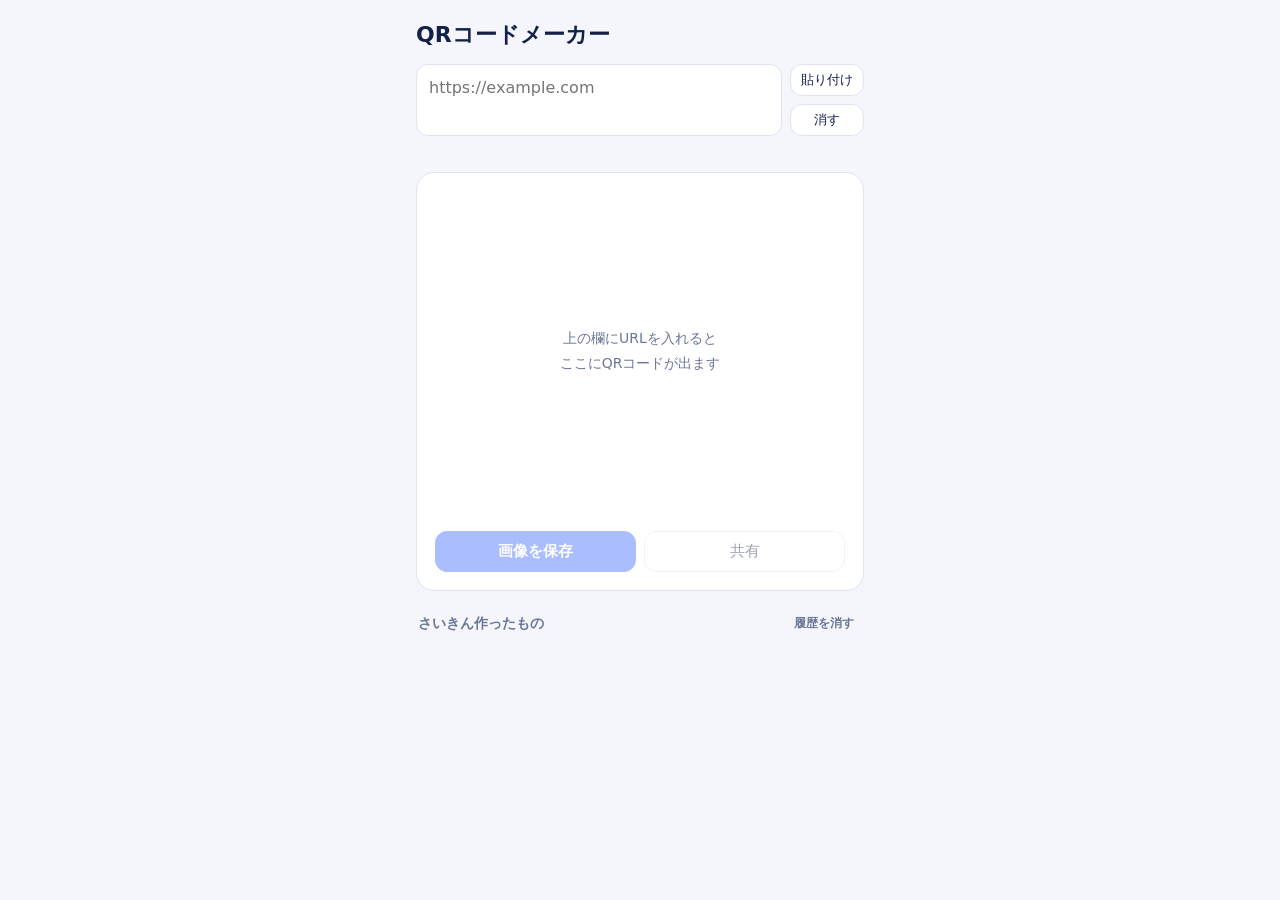
<file: qr-maker/index.html>
<!doctype html>
<html lang="ja">
<head>
<meta charset="utf-8">
<meta name="viewport" content="width=device-width, initial-scale=1, viewport-fit=cover">
<meta name="theme-color" content="#2b5cff">
<meta name="mobile-web-app-capable" content="yes">
<meta name="apple-mobile-web-app-capable" content="yes">
<meta name="apple-mobile-web-app-title" content="QRコード">
<link rel="icon" type="image/png" href="icon-192.png">
<link rel="apple-touch-icon" href="apple-touch-icon.png">
<link rel="manifest" href="manifest.webmanifest">
<title>QRコードメーカー</title>
<style>
  :root {
    --bg: #f4f6fb;
    --card: #ffffff;
    --text: #13204a;
    --muted: #6b7699;
    --line: #dfe4f0;
    --accent: #2b5cff;
    --danger: #e0324f;
  }
  * { box-sizing: border-box; }
  html, body { margin: 0; background: var(--bg); color: var(--text);
    font-family: system-ui, "Hiragino Sans", "Yu Gothic UI", sans-serif; -webkit-text-size-adjust: 100%; }
  main { max-width: 480px; margin: 0 auto;
    padding: calc(16px + env(safe-area-inset-top)) 16px calc(24px + env(safe-area-inset-bottom)); }
  h1 { font-size: 22px; margin: 4px 0 14px; }
  .field { display: flex; gap: 8px; }
  textarea {
    flex: 1; min-width: 0; resize: none; height: 72px; padding: 12px; border-radius: 12px;
    border: 1px solid var(--line); background: var(--card); color: var(--text);
    font: inherit; font-size: 16px; line-height: 1.4;
  }
  textarea:focus { outline: 2px solid var(--accent); outline-offset: -1px; border-color: transparent; }
  button {
    padding: 10px 14px; border-radius: 12px; border: 1px solid var(--line);
    background: var(--card); color: var(--text); font: inherit; font-size: 15px; cursor: pointer;
    -webkit-tap-highlight-color: transparent;
  }
  button:active { transform: scale(0.97); }
  button.primary { background: var(--accent); border-color: var(--accent); color: #fff; font-weight: 600; }
  button:disabled { opacity: 0.4; pointer-events: none; }
  .side { display: flex; flex-direction: column; gap: 8px; }
  .side button { flex: 1; padding: 6px 10px; font-size: 13px; }
  .note { min-height: 20px; margin: 6px 2px 0; font-size: 13px; color: var(--muted); }
  .note.warn { color: var(--danger); }

  .qr-card {
    margin-top: 10px; background: var(--card); border-radius: 18px; border: 1px solid var(--line);
    padding: 18px; display: flex; flex-direction: column; align-items: center; gap: 10px;
  }
  .qr-box { width: 100%; max-width: 320px; aspect-ratio: 1; display: grid; place-items: center; cursor: zoom-in; }
  .qr-box canvas { width: 100%; height: 100%; image-rendering: pixelated; }
  .empty { color: var(--muted); font-size: 14px; text-align: center; line-height: 1.8; }
  .qr-text { font-size: 12px; color: var(--muted); word-break: break-all; text-align: center; max-height: 3.6em; overflow: hidden; }
  .actions { display: grid; grid-template-columns: 1fr 1fr; gap: 8px; width: 100%; }

  h2 { font-size: 14px; color: var(--muted); margin: 22px 2px 8px; font-weight: 600; display: flex; justify-content: space-between; align-items: center; }
  h2 button { padding: 2px 8px; font-size: 12px; border: none; background: none; color: var(--muted); }
  .history { list-style: none; margin: 0; padding: 0; display: flex; flex-direction: column; gap: 6px; }
  .history button { width: 100%; text-align: left; font-size: 13px; padding: 10px 12px;
    white-space: nowrap; overflow: hidden; text-overflow: ellipsis; }

  .big {
    position: fixed; inset: 0; background: #fff; display: none; flex-direction: column;
    align-items: center; justify-content: center; gap: 16px; padding: 24px; cursor: zoom-out; z-index: 10;
  }
  .big.show { display: flex; }
  .big canvas { width: min(92vw, 80vh); height: min(92vw, 80vh); image-rendering: pixelated; }
  .big p { margin: 0; color: var(--muted); font-size: 13px; }
</style>
</head>
<body>
<main>
  <h1>QRコードメーカー</h1>
  <div class="field">
    <textarea id="input" placeholder="https://example.com" autocomplete="off" autocapitalize="off" spellcheck="false" inputmode="url" aria-label="URL"></textarea>
    <div class="side">
      <button id="paste" type="button">貼り付け</button>
      <button id="clear" type="button">消す</button>
    </div>
  </div>
  <p id="note" class="note"></p>

  <section class="qr-card">
    <div id="qrBox" class="qr-box" title="タップで大きく表示">
      <p class="empty">上の欄にURLを入れると<br>ここにQRコードが出ます</p>
    </div>
    <div id="qrText" class="qr-text"></div>
    <div class="actions">
      <button id="save" type="button" class="primary" disabled>画像を保存</button>
      <button id="share" type="button" disabled>共有</button>
    </div>
  </section>

  <h2 id="historyHead" hidden>さいきん作ったもの <button id="historyClear" type="button">履歴を消す</button></h2>
  <ul id="history" class="history"></ul>
</main>

<div id="big" class="big" role="dialog" aria-label="QRコードを大きく表示">
  <canvas id="bigCanvas"></canvas>
  <p>タップでもどる</p>
</div>

<script src="qrcode.js"></script>
<script>
// 日本語などを含むURLも読めるように UTF-8 で埋めこむ
qrcode.stringToBytes = qrcode.stringToBytesFuncs['UTF-8'];

const $ = id => document.getElementById(id);
const input = $('input'), note = $('note'), qrBox = $('qrBox'), qrText = $('qrText');
const HISTORY_KEY = 'qr-maker-history', HISTORY_MAX = 10;
let current = '';   // いま表示している文字列
let qr = null;      // いま表示している QR（qrcode-generator のオブジェクト）

function makeQR(text) {
  const q = qrcode(0, 'M');  // 0 = 長さに合わせて大きさを自動で決める
  q.addData(text);
  q.make();
  return q;
}

// まわりに白いすき間（4マス）をつけて canvas に描く
function draw(canvas, q, cell) {
  const n = q.getModuleCount(), quiet = 4, size = (n + quiet * 2) * cell;
  canvas.width = canvas.height = size;
  const g = canvas.getContext('2d');
  g.fillStyle = '#fff';
  g.fillRect(0, 0, size, size);
  g.fillStyle = '#000';
  for (let y = 0; y < n; y++)
    for (let x = 0; x < n; x++)
      if (q.isDark(y, x)) g.fillRect((x + quiet) * cell, (y + quiet) * cell, cell, cell);
}

function update() {
  const text = input.value.trim();
  current = text;
  note.textContent = '';
  note.classList.remove('warn');
  $('save').disabled = $('share').disabled = true;
  qrText.textContent = '';
  qr = null;
  if (!text) {
    qrBox.innerHTML = '<p class="empty">上の欄にURLを入れると<br>ここにQRコードが出ます</p>';
    return;
  }
  try {
    qr = makeQR(text);
  } catch (e) {
    qrBox.innerHTML = '<p class="empty">長すぎてQRコードにできません</p>';
    note.textContent = '文字を減らしてください';
    note.classList.add('warn');
    return;
  }
  const canvas = document.createElement('canvas');
  draw(canvas, qr, 8);
  qrBox.replaceChildren(canvas);
  qrText.textContent = text;
  $('save').disabled = $('share').disabled = false;
  if (!/^[a-z][a-z0-9+.-]*:/i.test(text)) {
    note.textContent = /^[^\s]+\.[^\s]+$/.test(text)
      ? 'ヒント：「https://」をつけると、読みとった人がそのまま開けます'
      : 'URLではない文字もQRコードにできます';
  }
}

// 入力が止まってから履歴に残す（1文字ずつ残らないように）
let saveTimer = 0;
input.addEventListener('input', () => {
  update();
  clearTimeout(saveTimer);
  saveTimer = setTimeout(() => remember(current), 1500);
});

// ---- 履歴（この端末の中だけに保存） ----
function loadHistory() {
  try { return JSON.parse(localStorage.getItem(HISTORY_KEY)) || []; } catch (e) { return []; }
}
function saveHistory(list) {
  try { localStorage.setItem(HISTORY_KEY, JSON.stringify(list)); } catch (e) {}
  renderHistory();
}
function remember(text) {
  if (!text || !qr) return;
  saveHistory([text, ...loadHistory().filter(t => t !== text)].slice(0, HISTORY_MAX));
}
function renderHistory() {
  const list = loadHistory(), ul = $('history');
  $('historyHead').hidden = !list.length;
  ul.replaceChildren(...list.map(t => {
    const li = document.createElement('li'), b = document.createElement('button');
    b.type = 'button';
    b.textContent = t;
    b.onclick = () => { input.value = t; update(); remember(t); scrollTo({ top: 0, behavior: 'smooth' }); };
    li.append(b);
    return li;
  }));
}
$('historyClear').onclick = () => { if (confirm('履歴をすべて消しますか？')) saveHistory([]); };

// ---- ボタン ----
$('clear').onclick = () => { input.value = ''; update(); input.focus(); };

$('paste').onclick = async () => {
  try {
    const t = await navigator.clipboard.readText();
    if (t) { input.value = t.trim(); update(); remember(current); }
  } catch (e) {
    note.textContent = '貼り付けできませんでした。欄を長押しして貼り付けてください';
    note.classList.add('warn');
  }
};

// 保存・共有用は大きめ（1マス 16px）に描きなおす
function exportBlob() {
  const c = document.createElement('canvas');
  draw(c, qr, 16);
  return new Promise(ok => c.toBlob(ok, 'image/png'));
}

$('save').onclick = async () => {
  if (!qr) return;
  remember(current);
  const blob = await exportBlob(), a = document.createElement('a');
  a.href = URL.createObjectURL(blob);
  a.download = 'qrcode.png';
  document.body.append(a);
  a.click();
  a.remove();
  setTimeout(() => URL.revokeObjectURL(a.href), 10000);
};

$('share').onclick = async () => {
  if (!qr) return;
  remember(current);
  const blob = await exportBlob();
  const file = new File([blob], 'qrcode.png', { type: 'image/png' });
  try {
    if (navigator.canShare && navigator.canShare({ files: [file] })) {
      await navigator.share({ files: [file], text: current });
    } else if (navigator.share) {
      await navigator.share({ text: current });
    } else {
      await navigator.clipboard.writeText(current);
      note.textContent = 'URLをコピーしました';
    }
  } catch (e) { /* 共有をやめたとき */ }
};

// ---- タップで大きく表示（相手に読みとってもらうとき用） ----
qrBox.onclick = () => {
  if (!qr) return;
  remember(current);
  draw($('bigCanvas'), qr, 16);
  $('big').classList.add('show');
};
$('big').onclick = () => $('big').classList.remove('show');
addEventListener('keydown', e => { if (e.key === 'Escape') $('big').classList.remove('show'); });

// 新しい版への読みこみ直しは、入力が空のときだけ（入れた URL が消えないように）
window.canReload = () => !input.value.trim();

// ?url=... で開いたときはその URL を表示する
const fromParam = new URLSearchParams(location.search).get('url');
if (fromParam) input.value = fromParam;
update();
renderHistory();
</script>
<script>
if('serviceWorker' in navigator){addEventListener('load',()=>{
  navigator.serviceWorker.register('sw.js',{updateViaCache:'none'}).then(r=>{document.addEventListener('visibilitychange',()=>{if(!document.hidden)r.update().catch(()=>{})})}).catch(()=>{});
  /* 新しい版に入れかわったら、安全なときに1回だけ読みこみ直す。
     ゲームの途中などで読みこみ直したくないときは、アプリ側で window.canReload=()=>false を返すようにする */
  let had=!!navigator.serviceWorker.controller,want=false;const go=()=>{if(want&&(!window.canReload||window.canReload()))location.reload()};
  navigator.serviceWorker.addEventListener('controllerchange',()=>{if(had){want=true;go()}});setInterval(go,3000)})}
</script>
</body>
</html>
</file>
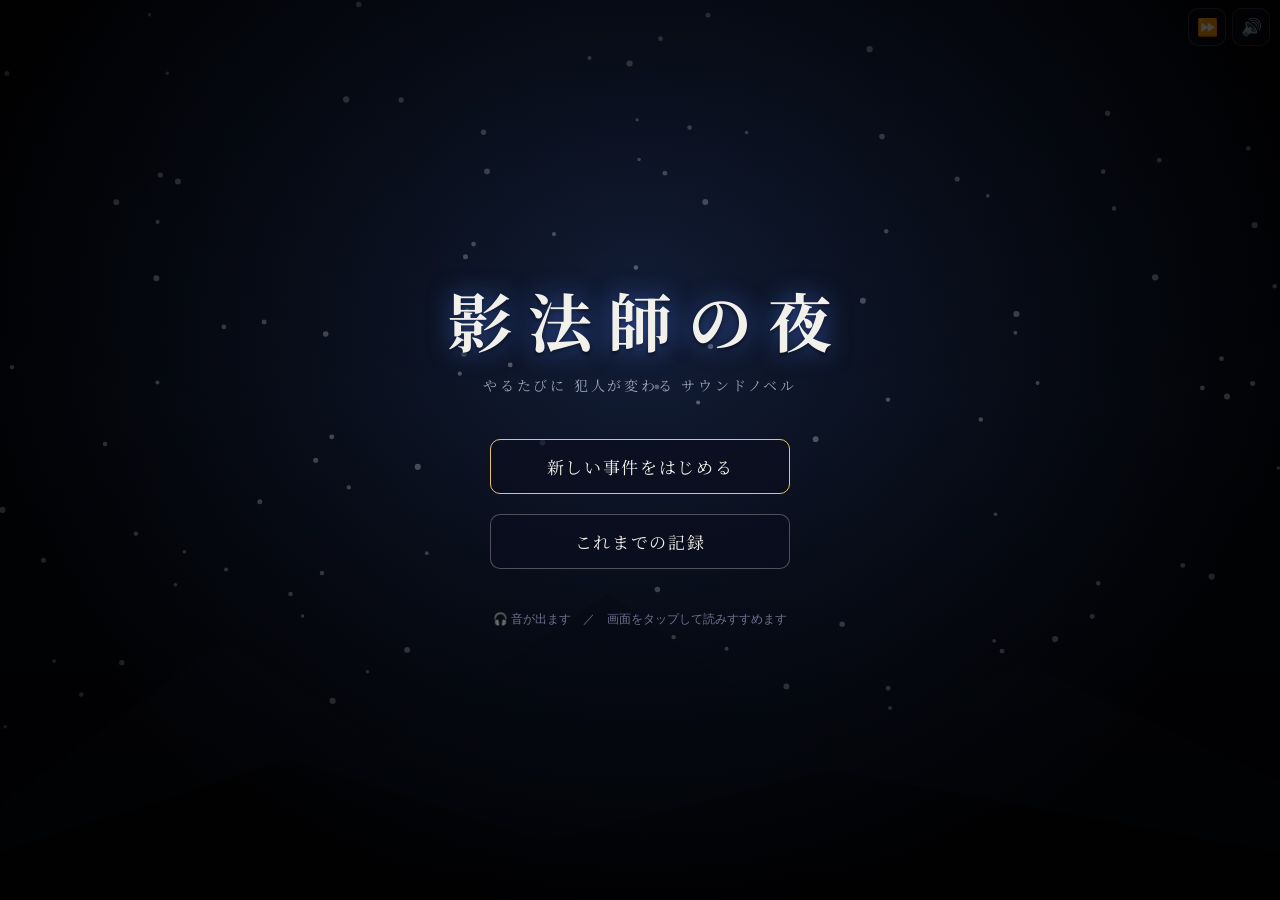
<file: sound-novel/index.html>
<!doctype html>
<html lang="ja">
<head>
<meta charset="utf-8">
<meta name="viewport" content="width=device-width, initial-scale=1, viewport-fit=cover">
<meta name="theme-color" content="#05070d">
<meta name="apple-mobile-web-app-capable" content="yes">
<meta name="mobile-web-app-capable" content="yes">
<meta name="apple-mobile-web-app-status-bar-style" content="black-translucent">
<meta name="apple-mobile-web-app-title" content="影法師の夜">
<link rel="manifest" href="manifest.webmanifest">
<link rel="icon" href="icon.svg" type="image/svg+xml">
<link rel="apple-touch-icon" href="icon-180.png">
<title>影法師の夜</title>
<link rel="preconnect" href="https://fonts.googleapis.com">
<link rel="preconnect" href="https://fonts.gstatic.com" crossorigin>
<link href="https://fonts.googleapis.com/css2?family=Noto+Serif+JP:wght@400;700&display=swap" rel="stylesheet">
<style>
  :root {
    --text: #f1f0ea;
    --muted: #9aa3bd;
    --accent: #e8c26a;
    --blood: #c4162f;
    --sil: #2c4f9e;
    --panel: rgba(9, 11, 20, 0.95);
  }
  * { box-sizing: border-box; }
  html, body { margin: 0; height: 100%; background: #000; color: var(--text); overflow: hidden;
    -webkit-user-select: none; user-select: none; -webkit-tap-highlight-color: transparent; }
  body { font-family: "Noto Serif JP", "Hiragino Mincho ProN", "Yu Mincho", serif; }
  button { font-family: inherit; }
  #app { position: fixed; inset: 0; overflow: hidden; touch-action: manipulation; }
  .bg { position: absolute; inset: 0; transition: opacity 1.4s ease; }
  #fx { position: absolute; inset: 0; width: 100%; height: 100%; pointer-events: none; }
  #deco { position: absolute; left: 0; right: 0; bottom: 0; width: 100%; height: 42%; pointer-events: none; transition: opacity 1.4s; }
  #stage { position: absolute; left: 0; right: 0; bottom: 0; height: 66%; display: flex; justify-content: center;
    align-items: flex-end; gap: 1.5%; pointer-events: none; }
  .sil { opacity: 0; transform: translateY(14px); transition: opacity .7s, transform .7s;
    filter: drop-shadow(0 0 10px rgba(80, 130, 255, .35)); }
  .sil.on { opacity: .6; transform: none; }
  .sil.talk { opacity: .95; }
  .sil svg { display: block; width: 100%; height: auto; }
  .sil .b { fill: var(--sil); transition: fill 1.2s; }
  .sil.red { opacity: 1; filter: drop-shadow(0 0 16px rgba(255, 40, 60, .65)); }
  .sil.red .b { fill: var(--blood); }
  #scrim { position: absolute; inset: 0; pointer-events: none;
    background: linear-gradient(rgba(0,0,0,.62), rgba(0,0,0,.3) 45%, rgba(0,0,0,.58)); }
  #flash { position: absolute; inset: 0; pointer-events: none; opacity: 0; }
  #flash.red { animation: redf 1.8s ease-out; }
  #flash.white { animation: whitef .9s ease-out; }
  @keyframes redf { 0% { opacity: .85; background: #b0001a; } 100% { opacity: 0; background: #b0001a; } }
  @keyframes whitef { 0% { opacity: .7; background: #dfe8ff; } 100% { opacity: 0; background: #dfe8ff; } }

  #top { position: absolute; left: 0; right: 0; top: 0; z-index: 5; display: flex; align-items: center; gap: 6px;
    padding: calc(env(safe-area-inset-top) + 8px) 10px 6px 16px; font-family: system-ui, sans-serif; }
  #place { flex: 1; min-width: 0; font-size: 13px; color: var(--muted); letter-spacing: .08em;
    white-space: nowrap; overflow: hidden; text-overflow: ellipsis; }
  #place b { color: var(--accent); font-weight: 600; margin-left: 6px; }
  .ib { width: 38px; height: 38px; border-radius: 10px; border: 1px solid rgba(255,255,255,.16);
    background: rgba(10,12,24,.55); color: var(--text); font-size: 17px; cursor: pointer; padding: 0; }
  .ib.on { border-color: var(--accent); background: rgba(232,194,106,.2); }
  .ib[hidden] { display: none; }

  #text { position: absolute; left: 0; right: 0; z-index: 3;
    top: calc(env(safe-area-inset-top) + 52px); bottom: calc(env(safe-area-inset-bottom) + 12px);
    overflow-y: auto; padding: 4px max(20px, calc(50% - 330px)) 28px;
    font-size: clamp(16px, 4.4vw, 19px); line-height: 2;
    text-shadow: 0 1px 3px #000, 0 0 14px rgba(0,0,0,.95); }
  #text p { margin: 0 0 .7em; }
  #text p.center { text-align: center; }
  .nm { display: block; font-size: .78em; color: var(--accent); letter-spacing: .12em; line-height: 1.5; }
  .cur { display: inline-block; margin-left: .3em; color: var(--accent); font-size: .75em; animation: blink 1s steps(2) infinite; }
  @keyframes blink { 50% { opacity: 0; } }
  .choices { display: grid; gap: 8px; margin: 14px 0 8px; }
  .choices.two { grid-template-columns: 1fr 1fr; }
  .choices h3 { grid-column: 1 / -1; margin: 8px 0 -2px; font: 400 12px system-ui, sans-serif; color: var(--muted); letter-spacing: .2em; text-shadow: none; }
  .ch { font-size: .9em; text-align: left; padding: 10px 14px; border-radius: 8px; line-height: 1.5; cursor: pointer;
    border: 1px solid rgba(255,255,255,.22); background: rgba(12,16,32,.78); color: var(--text); text-shadow: none; }
  .ch:hover, .ch:focus-visible { border-color: var(--accent); background: rgba(70,56,22,.8); outline: none; }
  .ch.done { color: var(--muted); }
  .ch.done::after { content: " ✓"; color: var(--accent); }
  .ch.danger { border-color: rgba(220,40,60,.75); }
  .ch.wide { grid-column: 1 / -1; }

  .ov { position: absolute; inset: 0; z-index: 10; display: flex; align-items: center; justify-content: center;
    padding: calc(env(safe-area-inset-top) + 16px) 16px calc(env(safe-area-inset-bottom) + 16px); }
  .ov[hidden] { display: none; }
  #title { flex-direction: column; text-align: center; background: radial-gradient(ellipse at 50% 35%, rgba(20,34,70,.35), rgba(0,0,0,.75) 75%); }
  #title h1 { font-size: clamp(38px, 12vw, 64px); letter-spacing: .25em; margin: 0 0 0 .25em; font-weight: 700;
    text-shadow: 0 0 24px rgba(80,130,255,.6), 0 2px 4px #000; }
  #title .sub { color: var(--muted); font-size: 14px; letter-spacing: .2em; margin: 10px 0 34px; }
  .bigbtn { display: block; width: min(300px, 100%); margin: 10px auto; padding: 14px 18px; font-size: 17px; letter-spacing: .1em;
    border-radius: 10px; border: 1px solid rgba(255,255,255,.28); background: rgba(10,14,30,.7); color: var(--text); cursor: pointer; }
  .bigbtn:hover, .bigbtn:focus-visible { border-color: var(--accent); background: rgba(70,56,22,.8); outline: none; }
  .bigbtn.main { border-color: var(--accent); }
  #title .rec { margin-top: 26px; font: 13px/1.8 system-ui, sans-serif; color: var(--muted); }
  #title .hp { margin-top: 6px; font: 12px system-ui, sans-serif; color: #6c7390; }

  #panel { background: rgba(0,0,0,.6); z-index: 12; }
  .pbox { width: min(560px, 100%); max-height: 100%; overflow-y: auto; background: var(--panel); border: 1px solid rgba(255,255,255,.14);
    border-radius: 14px; padding: 20px 18px 16px; font: 14px/1.75 system-ui, "Hiragino Sans", sans-serif; }
  .pbox h2 { font-family: "Noto Serif JP", serif; font-size: 20px; margin: 0 0 4px; letter-spacing: .1em; }
  .pbox h4 { margin: 18px 0 6px; font-size: 12px; color: var(--accent); letter-spacing: .2em; font-weight: 600; }
  .pbox ul { margin: 0; padding-left: 1.2em; }
  .pbox li { margin: 3px 0; }
  .pbox .muted { color: var(--muted); }
  .pbox .bigbtn { font-size: 15px; padding: 11px; }
  table.grid { border-collapse: collapse; width: 100%; font-size: 13px; }
  table.grid th, table.grid td { border-bottom: 1px solid rgba(255,255,255,.1); padding: 6px 4px; text-align: center; }
  table.grid th:first-child, table.grid td:first-child { text-align: left; }
  table.grid th { color: var(--muted); font-weight: 500; font-size: 11px; }
  .y { color: #ff8a9a; font-weight: 700; }
  .n { color: #6c7390; }
  .dead { color: #6c7390; text-decoration: line-through; }

  #ending { flex-direction: column; text-align: center; background: rgba(0,0,0,.72); }
  #ending .k { font-size: clamp(30px, 10vw, 52px); letter-spacing: .2em; margin: 0; }
  #ending .k.true { color: var(--accent); text-shadow: 0 0 22px rgba(232,194,106,.5); }
  #ending .k.normal { color: #b9c6dd; }
  #ending .k.bad { color: var(--blood); text-shadow: 0 0 22px rgba(255,30,50,.5); }
  #ending .t { font-size: 18px; letter-spacing: .15em; margin: 10px 0 30px; color: var(--text); }
</style>
</head>
<body>
<div id="app">
  <div class="bg" id="bgA"></div>
  <div class="bg" id="bgB" style="opacity:0"></div>
  <canvas id="fx"></canvas>
  <svg id="deco" viewBox="0 0 400 160" preserveAspectRatio="none"></svg>
  <div id="stage"></div>
  <div id="scrim"></div>
  <div id="flash"></div>
  <div id="text" aria-live="polite"></div>
  <div id="top">
    <div id="place"></div>
    <button class="ib" id="bNote" title="手帳" hidden>📓</button>
    <button class="ib" id="bSkip" title="早送り">⏩</button>
    <button class="ib" id="bSnd" title="音">🔊</button>
  </div>

  <div class="ov" id="title">
    <h1>影法師の夜</h1>
    <div class="sub">やるたびに 犯人が変わる サウンドノベル</div>
    <button class="bigbtn main" id="bStart">新しい事件をはじめる</button>
    <button class="bigbtn" id="bRec">これまでの記録</button>
    <div class="rec" id="recLine"></div>
    <div class="hp">🎧 音が出ます　／　画面をタップして読みすすめます</div>
  </div>
  <div class="ov" id="panel" hidden><div class="pbox" id="pbox"></div></div>
  <div class="ov" id="ending" hidden>
    <p class="k" id="endK"></p>
    <p class="t" id="endT"></p>
    <button class="bigbtn main" id="bTruth">事件の真相を見る</button>
    <button class="bigbtn" id="bAgain">新しい事件へ</button>
    <button class="bigbtn" id="bToTitle">タイトルへ</button>
  </div>
</div>

<script>
// ============================================================
//  乱数（事件番号から毎回ちがう事件を作る）
// ============================================================
let rnd = Math.random;
function seeded(a) {
  return () => { a |= 0; a = a + 0x6D2B79F5 | 0; let t = Math.imul(a ^ a >>> 15, 1 | a);
    t = t + Math.imul(t ^ t >>> 7, 61 | t) ^ t; return ((t ^ t >>> 14) >>> 0) / 4294967296; };
}
const pick = a => a[Math.floor(rnd() * a.length)];
const shuffle = a => { a = a.slice(); for (let i = a.length - 1; i > 0; i--) { const j = Math.floor(rnd() * (i + 1)); [a[i], a[j]] = [a[j], a[i]]; } return a; };
const $ = s => document.querySelector(s);

// ============================================================
//  舞台
// ============================================================
const SETTINGS = [
  { id: 'snow', name: 'ペンション「白樺荘」', short: '白樺荘', amb: 'snow', wet: '雪', rel: '大学のサークル仲間',
    hostRole: () => 'オーナー',
    arrive: c => [`大学最後の冬休み。僕は${c}に誘われて、信州の山奥にあるペンション「白樺荘」へやってきた。`,
      '駅からバスで一時間。そこから雪道をさらに三十分。たどり着いたときには、空はもう鉛色に沈みかけていた。',
      '丸太を組んだ二階建て。窓からこぼれるオレンジ色の灯りが、雪の上にやわらかく落ちている。'],
    dinnerRoom: '食堂', dish: '鹿肉のシチューと焼きたてのパン',
    isolate: h => ['夕食が終わるころ、窓の外の雪は、横なぐりの吹雪に変わっていた。',
      `${h}が受話器を置いて、首を振った。電話が通じない。ラジオによれば、ふもとへ下りる一本道が雪崩でふさがれたらしい。`,
      'つまり僕たちは、この白樺荘に閉じこめられたのだ。'],
    help: '吹雪もやみ、ふもとへ助けを呼びに行ける',
    dawn: ['夜が明けると、吹雪はうそのようにやんでいた。', '昼すぎ、除雪車のうなりとともに、警察がやってきた。'],
    flee: x => `翌朝、${x}の姿はどこにもなかった。雪の上に、森へと続く足跡だけが残っていた。`,
    home: '帰りのバス',
    locs: { lounge: 'ラウンジ', kitchen: '厨房', store: '地下の物置', outside: '裏の薪小屋', corridor: '二階の廊下' },
    spots: { lounge: '暖炉の灰の中', kitchen: '流しの下の戸棚', store: '古いスキー板の陰', outside: '積みあげた薪のすき間', corridor: '突きあたりの飾り棚' },
    weapons: ['ブロンズの置物', '暖炉の火かき棒', '重い燭台'],
    flavor: {
      lounge: ['暖炉の火は小さくなり、薪がときおりはぜる音だけが響いている。', '棚に古いボードゲームが並んでいる。ソファの下ものぞいてみたが、変わったところはない。'],
      kitchen: ['ステンレスの調理台は、きれいに片づいている。包丁も、全部そろっていた。', '大きな冷蔵庫が低くうなっている。中には明日の朝食の材料。それだけだ。'],
      store: ['裸電球の下に、スキー板やスノーシューが並んでいる。', '古い段ボール箱を開けてみたが、中身は季節外れのクリスマスの飾りだけだった。'],
      outside: ['吹雪が顔をたたく。薪小屋の屋根が、風にきしんでいる。', '薪が整然と積まれている。斧は、壁にきちんと掛けられたままだ。'],
      corridor: ['客室のドアが並ぶ、薄暗い廊下。どの部屋も、しんと静まりかえっている。', '窓の外は真っ白だ。吹雪の音が、壁ごしに低く響いている。'] } },
  { id: 'island', name: '孤島の洋館「鴉館」', short: '鴉館', amb: 'storm', wet: '雨', rel: '同じゼミの友人',
    hostRole: () => '館の主',
    arrive: c => [`${c}が懸賞で当てたのは、瀬戸内の小さな島に建つ洋館「鴉館（からすやかた）」への招待状だった。`,
      '定期船は週に一度だけ。桟橋に降りたつと、灰色の海を背に、黒い屋根の館がそびえていた。',
      '古い煉瓦の壁に、蔦が血管のようにからみついている。'],
    dinnerRoom: '食堂', dish: '魚介のスープと、館の地下で寝かせたという赤ワイン',
    isolate: h => ['夜になって、嵐が島をのみこんだ。窓ガラスが鳴り、遠くで雷が落ちる。',
      `${h}によれば、この天気では迎えの船は出せない。電話線も、どこかで切れてしまったらしい。`,
      '島には、僕たちしかいない。'],
    help: '嵐もおさまり、船を呼べる',
    dawn: ['夜明けとともに、嵐は去った。', '昼前、警察の船が桟橋に着いた。'],
    flee: x => `翌朝、${x}の姿はどこにもなかった。桟橋につないであったボートが、一艘だけ消えていた。`,
    home: '帰りの船',
    locs: { lounge: '大広間', kitchen: '厨房', store: '書庫', outside: '温室', corridor: '東の回廊' },
    spots: { lounge: '暖炉の灰の中', kitchen: '食器棚の奥', store: '古い百科事典のうしろ', outside: '枯れた鉢植えの土の中', corridor: '甲冑の置物の陰' },
    weapons: ['ブロンズの胸像', '鉄の燭台', 'ワインの瓶'],
    flavor: {
      lounge: ['大きな暖炉と、壁一面の肖像画。描かれた人びとの目が、こちらを見ているような気がする。', '長いソファがいくつも並んでいる。クッションの下まで探ったが、何もない。'],
      kitchen: ['よく磨かれた銅鍋が並んでいる。夕食の片づけは、きちんとすんでいるようだ。', '冷蔵庫のモーター音だけが、低くうなっている。'],
      store: ['天井まで届く本棚に、古い洋書がぎっしり詰まっている。', 'ほこりっぽい空気。誰かが最近ここに入った様子はない。'],
      outside: ['ガラスの天井を、雨が激しくたたいている。南国の植物の葉が、ぬるい空気のなかで揺れていた。', '鉢植えのあいだを探したが、見つかったのは古いじょうろだけだった。'],
      corridor: ['肖像画と甲冑がずらりと並ぶ、長い回廊。燭台の灯りが、すきま風に揺れている。', '窓の外で、稲妻が光った。一瞬、甲冑たちが動いたように見えた。'] } },
  { id: 'onsen', name: '山あいの温泉宿「霧ノ湯」', short: '霧ノ湯', amb: 'rain', wet: '雨', rel: '同じゼミの仲間',
    hostRole: c => c.sex === 'f' ? '女将' : '主人',
    arrive: c => [`ゼミの卒業旅行。${c}が見つけてきたのは、地図にもほとんど載っていない山あいの温泉宿「霧ノ湯」だった。`,
      'つり橋を渡り、杉林の石段をのぼる。霧の向こうから、湯けむりと古い木造の建物があらわれた。',
      '玄関の提灯が、風もないのに、ゆらりと揺れた。'],
    dinnerRoom: '大広間', dish: '山菜の天ぷらと、鮎の塩焼き',
    isolate: h => ['夕方から降りだした雨は、夜には滝のような大雨になった。',
      `来るときに渡ったつり橋が、増水で流された──${h}が青い顔で告げた。電話も、この雨で通じなくなっている。`,
      '僕たちは、この宿から出られない。'],
    help: '雨もおさまり、救助を呼べる',
    dawn: ['明け方、雨はようやく小降りになった。', '昼すぎ、救助のヘリコプターの音が、谷に響きわたった。'],
    flee: x => `翌朝、${x}の姿はどこにもなかった。ぬかるんだ山道に、谷へと下りていく足跡だけが残っていた。`,
    home: '帰りのヘリコプター',
    locs: { lounge: '囲炉裏の間', kitchen: '台所', store: '古い蔵', outside: '露天風呂', corridor: '離れへの渡り廊下' },
    spots: { lounge: '囲炉裏の灰の中', kitchen: 'かまどの裏', store: '古い長持ちの陰', outside: '湯船のわきの岩かげ', corridor: '廊下の床下' },
    weapons: ['鉄瓶', '石の文鎮', '重い燭台'],
    flavor: {
      lounge: ['囲炉裏の火が、ぱちりとはぜた。自在鉤に吊るされた鉄瓶から、湯気が細くのぼっている。', '古い柱時計が、こち、こちと時を刻んでいる。'],
      kitchen: ['土間に、大きなかまどがふたつ。夕食の残りの、だしの匂いがした。', '水がめの水面が、ろうそくの灯りを映して揺れている。'],
      store: ['ひんやりとした蔵のなかに、古い長持ちや掛け軸が積まれている。', 'ほこりの上に、新しい足跡はない。ここには誰も来ていないようだ。'],
      outside: ['雨に打たれる湯船から、白い湯けむりが立ちのぼっている。', '岩のあいだを探したが、見つかったのは誰かの忘れた手ぬぐいだけだった。'],
      corridor: ['軒から落ちる雨だれが、すだれのように廊下を包んでいる。', 'ぎし、ぎし、と床板が鳴る。誰かが歩いても、すぐにわかりそうだ。'] } },
];

// ============================================================
//  話し方（丁寧・男・女・年配）
// ============================================================
const ST = {
  pol: {
    alone: (I, t, a) => `「${t}ごろですか？ ${I}は自分の部屋で${a}いました。……ひとりでしたから、証明してくれる人はいませんけど」`,
    with: (I, t, P, pl, a) => `「${t}ごろなら、${P}さんと${pl}で${a}いました。${P}さんに聞いてもらえれば、わかります」`,
    withMe: (t, pl) => `「${t}ごろは、あなたと${pl}でお話ししていたじゃありませんか」`,
    react: '「そんな……どうして、こんなことに……」',
    protest: I => `「ち、ちがいます！ ${I}じゃありません！ 信じてください！」`,
    deny: '「……面白い推理ですね。でも、証拠はあるんですか？」',
    broken: '「……ふふ。完璧だと思っていたのに」',
    wet: '「ああ、これですか。眠れなくて、少し外の様子を見に出たんです」',
    cut: '「この絆創膏ですか？ 夕方、割れたグラスを片づけていて、切ってしまったんです」',
    comp: '「すてきなところですね。思いきって来てよかった」',
    fear: '「警察が来るまで……ここで待つしかないんですね」',
    kill: '「……あなたは、まちがえたんですよ」',
    bye: '「……しばらく、旅行はいいです」' },
  m: {
    alone: (I, t, a) => `「${t}ごろ？ 部屋で${a}たよ。ひとりだったから、証明しろって言われても困るけどな」`,
    with: (I, t, P, pl, a) => `「${t}ごろなら、${P}と${pl}で${a}たぜ。嘘だと思うなら、${P}に聞いてみな」`,
    withMe: (t, pl) => `「${t}ごろなら、おまえと${pl}で話してただろ」`,
    react: '「おい……冗談だろ……」',
    protest: I => `「ふざけるな！ ${I}じゃない！」`,
    deny: '「へえ。で、証拠は？ 推測だけで人を犯人呼ばわりかよ」',
    broken: '「……ちくしょう。そこまでわかってるなら、隠しても無駄か」',
    wet: '「ああ、これか。眠れなくてな、ちょっと外の様子を見に出たんだよ」',
    cut: '「これか？ 夕方、薪を運んでて、ちょっとやっちまったんだ」',
    comp: '「どうだ、いいとこだろ？ たまにはこういう場所でのんびりしようぜ」',
    fear: '「警察が来るまで、ここで待つしかねえのかよ……」',
    kill: '「……おまえは、まちがえたんだよ」',
    bye: '「……次は、もっとふつうの場所にしようぜ」' },
  f: {
    alone: (I, t, a) => `「${t}ごろ？ 部屋で${a}たわ。ひとりだったけど……まさか、疑ってるの？」`,
    with: (I, t, P, pl, a) => `「${t}ごろなら、${P}さんと${pl}で${a}たわ。本人に聞いてみて」`,
    withMe: (t, pl) => `「${t}ごろなら、あなたと${pl}で話してたじゃない」`,
    react: '「いや……いやよ、こんなの……」',
    protest: I => `「ちょっと待ってよ！ ${I}じゃない！ どうしてわからないの！」`,
    deny: '「証拠は？ ないんでしょ。だったら、勝手なこと言わないで」',
    broken: '「……あーあ。バレちゃった」',
    wet: '「これ？ 眠れなくて、ちょっと外の空気を吸いに出てたの」',
    cut: '「これ？ 夕方グラスを割っちゃって。ドジでしょ」',
    comp: '「ねえ、来てよかったでしょ？ こういうところ、一度泊まってみたかったんだ」',
    fear: '「ねえ……警察が来るまで、待つしかないの……？」',
    kill: '「……あなたは、まちがえたのよ」',
    bye: '「……ねえ。次は、もっと明るいところに行こうね」' },
  old: {
    alone: (I, t, a) => `「${t}ごろか。${I}は部屋で${a}おった。ひとりじゃったから、証人はおらんがの」`,
    with: (I, t, P, pl, a) => `「${t}ごろなら、${P}さんと${pl}で${a}おったよ。嘘だと思うなら、聞いてみるがいい」`,
    withMe: (t, pl) => `「なにを言うとる。${t}ごろは、おまえさんと${pl}で話しておったじゃろう」`,
    react: '「なんと……むごいことを……」',
    protest: I => `「ば、馬鹿なことを言うでない！ ${I}ではない！」`,
    deny: '「ふん。証拠もなしに、年寄りを人殺し扱いか」',
    broken: '「……見事じゃ。若いのに、よう見ておる」',
    wet: '「これか。年寄りは眠りが浅くての。外の様子を見に出たんじゃ」',
    cut: '「この傷か。夕方、薪を割っておって、ちょいとな」',
    comp: '「よい宿じゃろう」',
    fear: '「夜明けまで、待つしかないのう……」',
    kill: '「……おまえさんは、まちがえたんじゃよ」',
    bye: '「……長生きはするもんじゃないのう」' },
};

// ============================================================
//  登場人物（毎回このなかから6人が選ばれる）
//  h: 背の高さ, hair/body: 影法師の形
// ============================================================
const PEOPLE = [
  { id: 'haruka', name: '春日 遥', short: '遥', sex: 'f', st: 'f', I: 'わたし', hair: 'long', body: 'dress', h: .9, comp: true,
    intro: '「春日遥です。大学で心理学をやってます。……あ、人の心が読めるわけじゃないですよ？」',
    chat: '「お料理、すっごくおいしいです！ 来てよかったぁ」' },
  { id: 'tatsuya', name: '森永 達也', short: '森永', sex: 'm', st: 'm', I: '俺', hair: 'short', body: 'pants', h: 1, comp: true,
    intro: '「森永だ。商社で営業やってる。ま、ここでは仕事の話はなしにしようぜ」',
    chat: '「ワイン、もう一本開けようぜ。今夜は飲むぞ」' },
  { id: 'reiko', name: '九条 玲子', short: '九条', sex: 'f', st: 'pol', I: 'わたくし', hair: 'bun', body: 'dress', h: .94,
    intro: '「九条玲子と申します。舞台に立っておりますの。……あら、ご存じない？ それは残念」',
    chat: '「この雰囲気……まるで舞台のセットみたい。幕が上がる前の、あの静けさね」' },
  { id: 'genzo', name: '大河内 源蔵', short: '大河内', sex: 'm', st: 'old', I: 'わし', hair: 'bald', body: 'coat', h: .9, host: true,
    intro: '「大河内じゃ。不動産をちいとばかりやっておる。若いの、よろしく頼むぞ」',
    hostIntro: s => `「よう来なすった。${s}の主、大河内じゃ。道楽で始めた宿じゃが、ゆっくりしていきなされ」`,
    chat: '「わしが若いころは、こんな山奥でも歩いて登ったもんじゃ」' },
  { id: 'toru', name: '志村 透', short: '志村', sex: 'm', st: 'pol', I: '僕', hair: 'messy', body: 'coat', h: .98,
    intro: '「志村です。売れないミステリーを書いています。こういう場所に来ると、つい殺人事件を想像してしまって……悪い癖ですね」',
    chat: '「外の世界から切り離された館に、ひと癖ある客たち……ミステリーなら、そろそろ最初の死体が出るころですね」' },
  { id: 'aya', name: '早乙女 綾', short: '綾', sex: 'f', st: 'pol', I: '私', hair: 'bob', body: 'dress', h: .9, comp: true, medic: '看護師',
    intro: '「早乙女綾です。看護師をしています。久しぶりのお休みなんです」',
    chat: '「皆さん、飲みすぎには気をつけてくださいね。職業柄、つい言っちゃうんです」' },
  { id: 'tsuyoshi', name: '黒木 剛', short: '黒木', sex: 'm', st: 'm', I: '俺', hair: 'cap', body: 'coat', h: 1.05,
    intro: '「黒木だ。昔は警察にいた。今はただの無職だがな」',
    chat: '「……刑事の勘ってやつかな。今夜は、どうも胸騒ぎがする」' },
  { id: 'sayuri', name: '白石 小百合', short: '白石', sex: 'f', st: 'pol', I: '私', hair: 'bun', body: 'dress', h: .92, host: true,
    intro: '「白石です。小さな花屋をやっています。今日はひとり旅なんです」',
    hostIntro: s => `「ようこそおいでくださいました。${s}を預かっております、白石と申します。どうぞごゆっくり」`,
    chat: '「このお料理、どんなハーブを使っているのかしら」' },
  { id: 'shunsuke', name: '間宮 俊介', short: '間宮', sex: 'm', st: 'pol', I: '私', hair: 'short', body: 'pants', h: 1.02, medic: '医者',
    intro: '「間宮です。東京の病院で外科医をしています。……ここでは、ただの宿泊客ですよ」',
    chat: '「……失礼。病院からの電話かと思いましたが、圏外でした」' },
  { id: 'kaoru', name: '桐生 カオル', short: 'カオル', sex: 'f', st: 'f', I: 'あたし', hair: 'long', body: 'pants', h: .96,
    intro: '「桐生カオル。絵を描いてる。……ここの景色を描きに来たの。邪魔しないでね」',
    chat: '「……この窓の外、夜の色がきれい。黒じゃなくて、深い青」' },
  { id: 'kenta', name: '野々村 健太', short: '健太', sex: 'm', st: 'm', I: '俺', hair: 'spiky', body: 'pants', h: .97, comp: true,
    intro: '「野々村健太っす！ バイト代ためて、やっと来られたんすよ」',
    chat: '「うめえ！ これ、マジでうまいっす！」' },
  { id: 'masato', name: '藤堂 雅人', short: '藤堂', sex: 'm', st: 'pol', I: '私', hair: 'short', body: 'coat', h: 1.03, host: true,
    intro: '「藤堂と申します。弁護士をしております。……休暇のつもりが、つい依頼人の顔が浮かんでしまいますね」',
    hostIntro: s => `「ようこそ、${s}へ。主の藤堂です。弁護士を引退して、ここを買い取りましてね」`,
    chat: '「こういう場所にいると、法律もずいぶん遠くに感じますね」' },
  { id: 'kiyo', name: '榊 キヨ', short: 'キヨ', sex: 'f', st: 'old', I: 'あたし', hair: 'bun', body: 'coat', h: .86,
    intro: '「榊キヨ。占いを少々やっとる。……ふむ、今夜はろくな星回りじゃないねえ」',
    chat: '「カードに出ておる。今夜、この中のひとりが……いや、やめておこう」' },
];

// ============================================================
//  動機
// ============================================================
const MOTIVES = {
  debt: { sum: '借金の取り立てに追いつめられて',
    hint: x => `「そういえば${x}さん。例のお金の件、期限は来月でしたよね？ ……楽しみにしていますよ」`,
    react: x => `${x}の顔から、すっと血の気が引いた。`,
    conf: (I, v) => [`「${v}は、${I}の弱みにつけこんで金を貸した。利子は月ごとにふくれあがって……返しても返しても、終わらなかった」`,
      `「今夜、部屋に呼ばれて言われたんだ。『払えないなら、家族に払ってもらう』と。……気がついたら、手が動いていた」`] },
  past: { sum: '七年前のひき逃げの復讐',
    hint: x => `「${x}さん、どこかでお会いしたことがありませんでしたっけ？ ……そう、七年前の夏。いや、人ちがいかな」`,
    react: x => `${x}は何も答えず、ただ手もとのグラスを見つめていた。`,
    conf: (I, v) => [`「七年前の夏。${I}の妹は、夜道で車にはねられて死んだ。犯人は見つからなかった」`,
      `「……運転していたのは${v}だ。あいつは金で全部もみ消して、のうのうと生きていた。${I}の顔なんて、覚えてもいなかった」`] },
  steal: { sum: '仕事の手柄を盗まれた恨み',
    hint: x => `「おかげさまで、例の仕事が評判でしてね。${x}さんにも、ぜひ感想をうかがいたいな」`,
    react: x => `${x}の口もとが、かすかにこわばった。`,
    conf: (I, v) => [`「${v}が評判をとったあの仕事。……あれは、もともと${I}のものだった」`,
      `「何もかも盗まれて、${I}には何も残らなかった。今夜、返してくれと頼んだら、あいつは笑ったんだ」`] },
  blackmail: { sum: '長年にわたるゆすり',
    hint: x => `「${x}さん、ご心配なく。あのことは、誰にも話していませんから。……今のところはね」`,
    react: x => `${x}のフォークが、皿の上でかちりと鳴った。`,
    conf: (I, v) => [`「何年も、ゆすられ続けてきた。昔のたった一度のあやまちを、${v}はずっと握っていた」`,
      `「この旅行も、あいつに呼びつけられたんだ。……もう、終わりにしたかった」`] },
  love: { sum: '裏切られた恋',
    hint: x => `「来月、結婚するんですよ。……あれ、${x}さんには、まだ言っていませんでしたっけ？」`,
    react: x => `${x}は笑顔をつくろうとして、うまくいかなかった。`,
    conf: (I, v) => [`「${v}とは、将来を約束していた。……少なくとも、${I}はそう信じていた」`,
      `「あいつは、${I}を捨てたことさえ、笑い話にした。今夜も、部屋で笑っていたんだ」`] },
  inherit: { sum: '家族の墓がある土地を守るため',
    hint: x => `「${x}さん、例の土地の件、こちらで進めておきましたから。もう口出しは無用ですよ」`,
    react: x => `テーブルの下で、${x}がこぶしを握りしめるのが見えた。`,
    conf: (I, v) => [`「あの土地には、${I}の家族の墓がある。${v}はそれを更地にして、売りとばすつもりだった」`,
      `「何度頼んでも、聞く耳を持たなかった。……ほかに、止める方法がなかったんだ」`] },
};

// ============================================================
//  手がかりの種類。毎回このうち2つが「犯人の特徴」になる
// ============================================================
const N = c => c.short;
const DIMS = {
  left: { tag: '左利き', on: '左利き', off: '右利き', need: '左利きな',
    clue: (L, sp) => [`${L}の${sp}に、何かが押しこまれていた。引っぱりだしてみると──血のついた${G.weapon}だ！`,
      '凶器だ。犯人が現場から持ちだして、ここに隠したのだ。',
      '柄に、血でぬれた手の跡がくっきり残っている。親指の向きからすると……これは、左手で握った跡だ。', '犯人は、左利き。'],
    note: () => `隠された凶器（${G.weapon}）に、左手で握った血の跡 → 犯人は左利き`,
    say: () => `現場から持ちさられた${G.weapon}には、左手で握った血の跡が残っていました。犯人は左利きです`,
    obsOn: n => `${n}は話しながら、左手でカップを口に運んだ。……左利きらしい。`,
    obsOff: n => `${n}は右手でカップを口に運んでいる。右利きのようだ。` },
  smoke: { tag: '喫煙', on: '煙草を吸う', off: '煙草は吸わない', need: '煙草を吸う',
    clue: (L, sp) => [`${L}の${sp}に、吸い殻が1本落ちていた。まだ新しい。`,
      'つまみあげて、ぞっとした。フィルターに、赤黒い指の跡……血だ。',
      '犯人は犯行のあと、ここで煙草を吸って気を落ちつけたのだ。犯人は、煙草を吸う人間だ。'],
    note: () => '血のついた吸い殻 → 犯人は煙草を吸う',
    say: () => '血のついた指でつまんだ、煙草の吸い殻が見つかりました。犯人は煙草を吸う人間です',
    obsOn: n => `${n}の服から、かすかに煙草の匂いがする。胸ポケットに、箱がのぞいていた。`,
    obsOff: n => `${n}からは、煙草の匂いはしない。吸わないのだろう。` },
  wet: { tag: '濡れ', on: '服や靴が濡れている', off: '服も靴も乾いている', need: '服や靴が濡れていた', excuse: 'wet',
    clue: L => [`${L}に、${G.set.wet}でぬれた足跡が点々と残っていた。`,
      'たどってみると、裏口から外へ出て、また戻ってきている。乾き具合からして、犯行のすぐあとだ。',
      '犯人は一度外へ出て、何かを始末してきたのだ。犯人の服や靴は、まだ濡れているはずだ。'],
    note: () => `犯行のあと外へ出た、${G.set.wet}でぬれた足跡 → 犯人の服や靴は濡れている`,
    say: () => `犯行のあと、裏口から外へ出て戻ってきた足跡がありました。犯人の服や靴は、${G.set.wet}で濡れていたはずです`,
    obsOn: n => `${n}の靴と服のすそが、まだ湿っている。`,
    obsOff: n => `${n}の靴も服も、乾いている。` },
  perfume: { tag: '香水', on: '香水の香り', off: '香水の香りはしない', need: '香水をつけている',
    clue: (L, sp) => [`${L}の${sp}に、丸めたタオルが押しこまれていた。`,
      '広げると、べっとりと血がついている。犯人が手をぬぐったのだ。',
      '顔を近づけると……血の匂いにまじって、かすかに甘い香水の香りがした。'],
    note: () => '血をぬぐったタオルに、甘い香水の香り → 犯人は香水をつけている',
    say: () => '犯人が血をぬぐったタオルから、香水の香りがしました。犯人は香水をつけています',
    obsOn: n => `${n}が身をのりだしたとき、ふわりと甘い香りがした。香水をつけているようだ。`,
    obsOff: n => `${n}からは、香水の匂いはしない。` },
  cut: { tag: 'けが', on: '手にけが', off: '手にけがはない', need: '手にけがをしている', excuse: 'cut',
    clue: (L, sp) => [`${L}の${sp}に、ガラスの破片が落ちていた。現場で割れていた花瓶と同じ模様だ。`,
      `破片のふちに、乾きかけた血がついている。倒れていた${N(G.V)}の血なら、こんな場所まで運ばれるはずがない。`,
      '犯人は、犯行のときに手を切ったのだ。'],
    note: () => '現場から運ばれた、血のついた花瓶の破片 → 犯人は手をけがしている',
    say: () => '現場の花瓶の破片に、犯人自身の血がついていました。犯人は手をけがしています',
    obsOn: n => `${n}の手の甲に、真新しい絆創膏が貼られている。`,
    obsOff: n => `${n}の手には、傷ひとつない。` },
  tall: { tag: '長身', on: '背が高い', off: '背は高くない', need: '背が高い',
    clue: L => [`${L}の、いちばん高い棚の上に、何かがのっている。背のびして取ってみると──${N(G.V)}の財布だった。`,
      '現場から消えていたものだ。物盗りのしわざに見せかけようとして、ここに隠したのだろう。',
      '踏み台はない。あの高さに手が届くのは、かなり背の高い人間だけだ。'],
    note: () => '高い棚の上に隠された、被害者の財布 → 犯人は背が高い',
    say: () => `${N(G.V)}さんの財布は、踏み台なしでは届かない高い棚の上に隠されていました。犯人は背の高い人物です`,
    obsOn: n => `${n}は見あげるほど背が高い。180センチはありそうだ。`,
    obsOff: n => `${n}の背丈は、それほど高くない。` },
};
const ALONE_ACTS = ['本を読んで', '手紙を書いて', 'ベッドで横になって', '荷物を整理して', 'ぼんやり窓の外を眺めて'];
const PAIR_ACTS = ['トランプをして', 'お酒を飲みながら話しこんで', 'チェスをして'];
const WINDOW = 'ゆうべの11時から12時';
const MAX_T = 10, MURDER2_AT = 4;   // 30分で1回。0時から5時まで

// ============================================================
//  事件をつくる
//  容疑者5人に「アリバイなし・特徴1・特徴2」を割りふる。
//  犯人だけが3つともあてはまり、ほかは2つまで。どれか2つの手がかりだけでは絞りきれないようにしてある
// ============================================================
let G = null;
function makeCase(seed) {
  rnd = seeded(seed);
  const set = pick(SETTINGS);
  const host = pick(PEOPLE.filter(p => p.host));
  const comp = pick(PEOPLE.filter(p => p.comp));
  const rest = shuffle(PEOPLE.filter(p => p !== host && p !== comp)).slice(0, 4);
  const cast = shuffle([host, comp, ...rest]).map(p => ({ ...p, isHost: p === host, isComp: p === comp, alive: true, tr: {} }));
  const H0 = cast.find(c => c.isHost), C0 = cast.find(c => c.isComp);
  const V = pick(cast.filter(c => !c.isComp));
  const sus = shuffle(cast.filter(c => c !== V));
  const dims = shuffle(Object.keys(DIMS));
  const [d1, d2, d3] = dims;
  const [X, A, B, Cc, E] = sus;
  const pats = new Map([[X, [1, 1, 1]], [A, [1, 1, 0]], [B, [1, 0, 1]], [Cc, [0, 1, 1]], [E, pick([[1, 0, 0], [0, 1, 0], [0, 0, 1], [0, 0, 0]])]]);
  for (const c of cast) {
    const p = pats.get(c) || [0, rnd() < .4, rnd() < .4];
    c.alone = !!p[0]; c.tr[d1] = !!p[1]; c.tr[d2] = !!p[2]; c.tr[d3] = rnd() < .45;
    c.act = pick(ALONE_ACTS);
    if (dims.slice(0, 3).includes('tall')) c.h = c.tr.tall ? 1.08 : Math.min(c.h, .95);
  }
  // アリバイのある人は、ふたりで一緒にいたか、「僕」と一緒にいた
  const alibi = sus.filter(c => !c.alone);
  let withMe = null;
  if (alibi.length === 2) { const a = pick(PAIR_ACTS); alibi[0].partner = alibi[1]; alibi[1].partner = alibi[0]; alibi.forEach(c => c.pact = a); }
  else { withMe = alibi[0]; withMe.withMe = true; }
  const motives = shuffle(Object.keys(MOTIVES));
  const herring = pick([A, B, Cc]);
  const locs = shuffle(Object.keys(set.locs));
  const clueAt = { [locs[0]]: d1, [locs[1]]: d2, [locs[2]]: 'memo' };
  const tm = pick(['11時10分', '11時20分', '11時35分', '11時45分']);
  return { seed, set, cast, host: H0, comp: C0, V, sus, X, E, V2: E, herring, d1, d2, d3, withMe,
    motive: motives[0], hMotive: motives[1], weapon: pick(set.weapons), tm, clueAt,
    v2loc: pick(Object.keys(set.locs)), discoverer: pick(sus), timeVariant: rnd() < .5,
    t: 0, v2done: false, found: {}, searched: {}, talked: {}, known: {}, flavorPick: {} };
}
const locName = k => k === 'room' ? `${N(G.V)}の部屋` : G.set.locs[k];
const L = () => locName('lounge');
const hostTitle = () => `${G.set.hostRole(G.host)}の${N(G.host)}`;
const names = a => a.map(N).join('、');
const knowAlibi = c => !!(G.known[c.id] && G.known[c.id].alibi);
const knowTrait = (c, d) => !!(G.known[c.id] && G.known[c.id][d]);
function learn(c, k) { (G.known[c.id] = G.known[c.id] || {})[k] = true; }

// ============================================================
//  音（すべてその場で合成。音声ファイルは使わない）
// ============================================================
const A = { ctx: null, master: null, on: true, amb: null, bgm: null, ambKind: 'none', ambLevel: 1, bgmKind: 'none', blipAt: 0 };
try { A.on = localStorage.getItem('kagebo-sound') !== 'off'; } catch (e) {}
function aInit() {
  if (A.ctx) { if (A.ctx.state === 'suspended') A.ctx.resume(); return; }
  try {
    const C = window.AudioContext || window.webkitAudioContext; A.ctx = new C();
    A.master = A.ctx.createGain(); A.master.gain.value = A.on ? 1 : 0; A.master.connect(A.ctx.destination);
    const len = A.ctx.sampleRate * 2, b = A.ctx.createBuffer(1, len, A.ctx.sampleRate), d = b.getChannelData(0);
    for (let i = 0; i < len; i++) d[i] = Math.random() * 2 - 1;
    A.noise = b;
  } catch (e) { A.ctx = null; }
}
const now = () => A.ctx.currentTime;
function env(g, t, peak, a, d) { g.gain.setValueAtTime(0.0001, t); g.gain.linearRampToValueAtTime(peak, t + a); g.gain.exponentialRampToValueAtTime(0.0001, t + a + d); }
function osc(type, f, t, dur, peak, a, out, f2) {
  const o = A.ctx.createOscillator(), g = A.ctx.createGain(); o.type = type; o.frequency.setValueAtTime(f, t);
  if (f2) o.frequency.exponentialRampToValueAtTime(f2, t + dur);
  env(g, t, peak, a, dur); o.connect(g); g.connect(out || A.master); o.start(t); o.stop(t + a + dur + .05); return o;
}
function noiseHit(t, dur, peak, type, freq, out) {
  const s = A.ctx.createBufferSource(); s.buffer = A.noise; const f = A.ctx.createBiquadFilter(); f.type = type; f.frequency.value = freq;
  const g = A.ctx.createGain(); env(g, t, peak, .01, dur); s.connect(f); f.connect(g); g.connect(out || A.master); s.start(t); s.stop(t + dur + .1);
}
function layer() { const g = A.ctx.createGain(); g.gain.value = 0; g.connect(A.master); return { g, srcs: [], timers: [], alive: true }; }
function stopLayer(l, fade = 1.5) {
  if (!l) return; l.alive = false; l.timers.forEach(clearTimeout);
  const t = now(); l.g.gain.cancelScheduledValues(t); l.g.gain.setValueAtTime(l.g.gain.value, t); l.g.gain.linearRampToValueAtTime(0, t + fade);
  l.srcs.forEach(s => { try { s.stop(t + fade + .1); } catch (e) {} });
}
function every(l, fn, min, max) { const go = () => { if (!l.alive) return; fn(); l.timers.push(setTimeout(go, min + Math.random() * (max - min))); }; l.timers.push(setTimeout(go, min * .5)); }

function ambient(kind) {
  if (kind === A.ambKind) return; A.ambKind = kind;
  if (!A.ctx) return;
  stopLayer(A.amb, 2); A.amb = null; if (kind === 'none') return;
  const l = A.amb = layer(), t = now();
  const src = A.ctx.createBufferSource(); src.buffer = A.noise; src.loop = true; l.srcs.push(src);
  const f = A.ctx.createBiquadFilter(), g = A.ctx.createGain();
  if (kind === 'snow') {        // 吹雪：うなる風
    f.type = 'bandpass'; f.frequency.value = 480; f.Q.value = .9; g.gain.value = .55;
    const lfo = A.ctx.createOscillator(), lg = A.ctx.createGain(); lfo.frequency.value = .11; lg.gain.value = 260; lfo.connect(lg); lg.connect(f.frequency); lfo.start(); l.srcs.push(lfo);
    const lfo2 = A.ctx.createOscillator(), lg2 = A.ctx.createGain(); lfo2.frequency.value = .07; lg2.gain.value = .3; lfo2.connect(lg2); lg2.connect(g.gain); lfo2.start(); l.srcs.push(lfo2);
  } else if (kind === 'storm') { // 嵐：雨と雷
    f.type = 'lowpass'; f.frequency.value = 1400; g.gain.value = .45;
    every(l, () => { flash('white'); noiseHit(now() + .25, 3.2, .9, 'lowpass', 260, l.g); }, 14000, 26000);
  } else {                       // 大雨
    f.type = 'highpass'; f.frequency.value = 900; g.gain.value = .32;
  }
  src.connect(f); f.connect(g); g.connect(l.g); src.start();
  l.g.gain.linearRampToValueAtTime(.16 * A.ambLevel, t + 2.5);
}
function ambLevel(v) {
  A.ambLevel = v; if (!A.amb) return; const t = now();
  A.amb.g.gain.cancelScheduledValues(t); A.amb.g.gain.setValueAtTime(A.amb.g.gain.value, t); A.amb.g.gain.linearRampToValueAtTime(.16 * v, t + 1.2);
}
function bgm(kind) {
  if (kind === A.bgmKind) return; A.bgmKind = kind;
  if (!A.ctx) return;
  stopLayer(A.bgm, 2); A.bgm = null; if (kind === 'none') return;
  const l = A.bgm = layer(), t = now(); l.g.gain.linearRampToValueAtTime(1, t + 2);
  const lp = A.ctx.createBiquadFilter(); lp.type = 'lowpass'; lp.frequency.value = 1100; lp.connect(l.g);
  if (kind === 'calm') {         // 静かなパッド（短調）
    const chords = [[220, 261.6, 329.6], [174.6, 220, 261.6], [146.8, 174.6, 220], [164.8, 207.7, 246.9]]; let i = 0;
    every(l, () => { const c = chords[i++ % 4], s = now(); c.forEach(f => { osc('triangle', f, s, 6.5, .03, 2.2, lp); osc('sine', f / 2, s, 6.5, .025, 2.2, lp); }); }, 6500, 6500);
  } else if (kind === 'mystery') { // オルゴールのような音がぽつぽつ
    const notes = [659.3, 784, 880, 987.8, 1046.5, 1174.7, 1318.5];
    const dr = A.ctx.createOscillator(), dg = A.ctx.createGain(); dr.frequency.value = 110; dg.gain.value = .025; dr.connect(dg); dg.connect(l.g); dr.start(); l.srcs.push(dr);
    every(l, () => { const f = notes[Math.floor(Math.random() * notes.length)], s = now(); osc('sine', f, s, 2.4, .045, .01, l.g); osc('sine', f * 2, s, 1.2, .012, .01, l.g); }, 1500, 3200);
  } else if (kind === 'tense') {   // 低いうなりと心臓の音
    [55, 55.6, 82.4].forEach(f => { const o = A.ctx.createOscillator(); o.type = 'sawtooth'; o.frequency.value = f; const g = A.ctx.createGain(); g.gain.value = .05; o.connect(g); g.connect(lp); o.start(); l.srcs.push(o); });
    lp.frequency.value = 240;
    every(l, () => { const s = now(); osc('sine', 62, s, .22, .5, .01, l.g, 40); osc('sine', 58, s + .26, .26, .38, .01, l.g, 38); }, 1150, 1150);
  }
}
function sfx(name) {
  if (!A.ctx || !A.on) return; const t = now();
  if (name === 'sting') {       // 「ジャーン」
    [440, 466.2, 622.3, 659.3, 880, 932.3].forEach(f => osc('sawtooth', f, t, 2.8, .045, .015));
    noiseHit(t, .5, .25, 'highpass', 2000); osc('sine', 90, t, 1.4, .6, .01, null, 35);
  } else if (name === 'clue') { osc('sine', 1318.5, t, 1.3, .12, .005); osc('sine', 1975.5, t + .12, 1.5, .1, .005); }
  else if (name === 'blip') { osc('sine', 1100 + Math.random() * 80, t, .03, .012, .002); }
  else if (name === 'choice') { osc('triangle', 660, t, .12, .06, .005); }
  else if (name === 'thud') { noiseHit(t, .5, .5, 'lowpass', 180); osc('sine', 70, t, .45, .5, .005, null, 40); }
  else if (name === 'blackout') { osc('square', 2200, t, .02, .05, .001); osc('sine', 320, t + .05, 1.4, .25, .01, null, 30); }
  else if (name === 'knock') { [0, .28].forEach(d => { noiseHit(t + d, .15, .35, 'lowpass', 400); osc('sine', 110, t + d, .15, .3, .003); }); }
  else if (name === 'true') { [440, 554.4, 659.3, 880, 1108.7].forEach((f, i) => osc('sine', f, t + i * .18, 2.5, .08, .01)); }
  else if (name === 'bad') { [55, 58.3, 61.7, 110, 116.5].forEach(f => osc('sawtooth', f, t, 4.5, .07, .05)); noiseHit(t, 3, .3, 'lowpass', 300); }
}
function setSound(on) {
  A.on = on; try { localStorage.setItem('kagebo-sound', on ? 'on' : 'off'); } catch (e) {}
  $('#bSnd').textContent = on ? '🔊' : '🔇';
  if (A.master) A.master.gain.setTargetAtTime(on ? 1 : 0, now(), .1);
}

// ============================================================
//  見た目：背景・天気・影法師
// ============================================================
const BG = {
  title: 'radial-gradient(ellipse at 50% 30%, #1b2a4a 0%, #070a14 70%)',
  outside: 'linear-gradient(#0a1222, #18233a 55%, #2a3550)',
  lounge: 'radial-gradient(ellipse at 28% 85%, #6e3b18 0%, #2c170b 42%, #0d0806 100%)',
  dinner: 'radial-gradient(ellipse at 50% 18%, #7d5628 0%, #2f1c0e 50%, #0e0905 100%)',
  kitchen: 'linear-gradient(#0f1f1e, #1c2f2c 60%, #0a1211)',
  store: 'radial-gradient(ellipse at 50% 8%, #3d3022 0%, #120d09 70%)',
  corridor: 'linear-gradient(90deg, #0a0912, #231b35 50%, #0a0912)',
  room: 'radial-gradient(ellipse at 50% 62%, #3d0d11 0%, #170507 58%, #050102 100%)',
  night: 'linear-gradient(#04060c, #0b1020)',
  black: '#000',
  dawn: 'linear-gradient(#2b3a5c, #8a7f95 55%, #d9b48f)',
};
const FX = { mode: 'none', alpha: 0, target: 0, parts: [] };
let bgFront = 'A';
function scene(key, place) {
  const next = bgFront === 'A' ? 'B' : 'A';
  const nb = $('#bg' + next), ob = $('#bg' + bgFront);
  nb.style.background = BG[key] || BG.lounge;
  nb.style.opacity = 1; ob.style.opacity = 0; bgFront = next;
  const out = key === 'outside' || key === 'title' || key === 'dawn';
  $('#deco').style.opacity = out ? 1 : 0;
  FX.target = key === 'black' || key === 'dawn' ? 0 : out ? 1 : .22;
  ambLevel(key === 'black' ? .35 : out ? 1 : .5);
  setPlace(place !== undefined ? place : (G && (G.set.locs[key] || (key === 'room' ? locName('room') : ''))) || '');
}
function setPlace(s) { const clk = G && G.investigating ? `<b>${clock()}</b>` : ''; $('#place').innerHTML = esc(s) + clk; }
function esc(s) { return String(s).replace(/[&<>"]/g, c => ({ '&': '&amp;', '<': '&lt;', '>': '&gt;', '"': '&quot;' })[c]); }
function flash(kind) { const f = $('#flash'); f.className = ''; void f.offsetWidth; f.className = kind; }
function drawDeco(kind) {
  const hills = kind === 'island'
    ? '<path d="M0 120 L400 120 L400 160 L0 160Z" fill="#05070d"/><path d="M250 120 L262 70 L270 74 L276 46 L290 52 L300 120Z" fill="#05070d"/><path d="M0 121 L400 121" stroke="#2a3550" stroke-width="1"/>'
    : kind === 'onsen'
      ? '<path d="M0 110 Q60 60 120 95 T240 80 T400 100 L400 160 L0 160Z" fill="#070a10"/><path d="M0 130 Q100 100 200 125 T400 120 L400 160 L0 160Z" fill="#03050a"/>'
      : '<path d="M0 120 L70 50 L120 95 L190 30 L260 100 L320 60 L400 110 L400 160 L0 160Z" fill="#0b1222"/><path d="M0 140 L90 100 L170 135 L260 105 L400 140 L400 160 L0 160Z" fill="#05080f"/>';
  $('#deco').innerHTML = hills;
}

// 影法師（SVG）
function silSVG(c) {
  const sw = c.sex === 'm' ? 29 : 24, h = c.h || 1;
  let s = `<ellipse cx="60" cy="62" rx="15.5" ry="19"/><rect x="54" y="76" width="12" height="18" rx="4"/>`;
  s += `<path d="M${60 - sw},108 Q${60 - sw},90 60,89 Q${60 + sw},90 ${60 + sw},108 L${60 + sw - 4},206 L${60 - sw + 4},206Z"/>`;
  s += `<rect x="${60 - sw - 8}" y="100" width="11" height="112" rx="5.5" transform="rotate(4 ${60 - sw} 100)"/>`;
  s += `<rect x="${60 + sw - 3}" y="100" width="11" height="112" rx="5.5" transform="rotate(-4 ${60 + sw} 100)"/>`;
  if (c.body === 'dress') s += `<path d="M${60 - sw + 3},196 L${60 + sw - 3},196 L${60 + sw + 12},292 L${60 - sw - 12},292Z"/><rect x="47" y="285" width="9" height="52" rx="4"/><rect x="64" y="285" width="9" height="52" rx="4"/>`;
  else if (c.body === 'coat') s += `<path d="M${60 - sw + 3},196 L${60 + sw - 3},196 L${60 + sw + 3},272 L${60 - sw - 3},272Z"/><rect x="${60 - sw * .62}" y="262" width="${sw * .55}" height="76" rx="5"/><rect x="${60 + sw * .07}" y="262" width="${sw * .55}" height="76" rx="5"/>`;
  else s += `<rect x="${60 - sw * .72}" y="196" width="${sw * .66}" height="142" rx="6"/><rect x="${60 + sw * .06}" y="196" width="${sw * .66}" height="142" rx="6"/>`;
  const hair = {
    short: '<path d="M43 60 Q42 40 60 40 Q79 40 77 60 Q74 49 60 48 Q46 49 43 60Z"/>',
    messy: '<path d="M42 62 Q38 38 58 38 Q66 32 72 40 Q82 42 78 62 Q74 50 60 49 Q47 50 42 62Z"/>',
    long: '<path d="M44 60 Q42 39 60 39 Q78 39 76 60 L81 124 Q60 132 39 124Z"/>',
    bob: '<path d="M42 66 Q40 39 60 39 Q80 39 78 66 L79 84 Q60 90 41 84Z"/>',
    bun: '<circle cx="60" cy="38" r="10"/><path d="M44 60 Q43 42 60 42 Q77 42 76 60 Q73 50 60 49 Q47 50 44 60Z"/>',
    cap: '<path d="M43 55 Q43 37 60 37 Q77 37 77 55Z"/><rect x="36" y="51" width="48" height="6" rx="3"/>',
    spiky: '<path d="M43 58 L42 42 L49 46 L52 34 L58 43 L64 32 L67 43 L75 36 L74 47 L80 46 L77 58 Q72 49 60 48 Q48 49 43 58Z"/>',
    bald: '',
  }[c.hair] || '';
  return `<svg viewBox="0 0 120 340" aria-hidden="true"><g class="b" transform="translate(60 340) scale(${h}) translate(-60 -340)">${hair}${s}</g></svg>`;
}
function show(list, talker, opts = {}) {
  const st = $('#stage'); list = (list || []).filter(Boolean);
  const w = list.length <= 1 ? 'min(34vw, 150px)' : list.length <= 3 ? 'min(26vw, 128px)' : 'min(18vw, 100px)';
  st.innerHTML = '';
  list.forEach(c => {
    const d = document.createElement('div'); d.className = 'sil'; d.dataset.id = c.id; d.style.width = w; d.innerHTML = silSVG(c);
    if (opts.red === c) d.classList.add('red');
    st.appendChild(d);
    requestAnimationFrame(() => requestAnimationFrame(() => { d.classList.add('on'); if (talker === c) d.classList.add('talk'); }));
  });
}
function talking(c) { document.querySelectorAll('.sil').forEach(d => d.classList.toggle('talk', !!c && d.dataset.id === c.id)); }
function redden(c) { const d = document.querySelector(`.sil[data-id="${c.id}"]`); if (d) d.classList.add('red'); }

// 雪・雨
const cv = $('#fx'), cx = cv.getContext('2d');
function resize() { cv.width = innerWidth * devicePixelRatio; cv.height = innerHeight * devicePixelRatio; }
addEventListener('resize', resize); resize();
function setWeather(mode) {
  FX.mode = mode; FX.parts = [];
  const n = mode === 'snow' ? 140 : 160;
  for (let i = 0; i < n; i++) FX.parts.push({ x: Math.random(), y: Math.random(), z: .3 + Math.random() * .7, p: Math.random() * 6 });
}
let lastT = performance.now();
function frame(t) {
  const dt = Math.min(.05, (t - lastT) / 1000); lastT = t;
  FX.alpha += (FX.target - FX.alpha) * Math.min(1, dt * 1.5);
  const W = cv.width, H = cv.height; cx.clearRect(0, 0, W, H);
  if (FX.alpha > .01 && FX.mode !== 'none') {
    const dpr = devicePixelRatio;
    if (FX.mode === 'snow') {
      cx.fillStyle = `rgba(235,240,255,${.85 * FX.alpha})`;
      for (const q of FX.parts) {
        q.y += dt * .08 * q.z; q.x += dt * (.06 + Math.sin(t / 900 + q.p) * .03) * q.z;
        if (q.y > 1) { q.y = -.02; q.x = Math.random(); } if (q.x > 1) q.x -= 1;
        cx.beginPath(); cx.arc(q.x * W, q.y * H, (1 + q.z * 2.2) * dpr, 0, 7); cx.fill();
      }
    } else {
      cx.strokeStyle = `rgba(190,205,235,${.45 * FX.alpha})`; cx.lineWidth = dpr;
      const sl = FX.mode === 'storm' ? .35 : .12; cx.beginPath();
      for (const q of FX.parts) {
        q.y += dt * 1.4 * q.z; q.x += dt * sl * q.z;
        if (q.y > 1) { q.y = -.05; q.x = Math.random() * 1.2 - .2; }
        cx.moveTo(q.x * W, q.y * H); cx.lineTo((q.x + .012 * sl / .35) * W, (q.y + .035 * q.z) * H);
      }
      cx.stroke();
    }
  }
  requestAnimationFrame(frame);
}
requestAnimationFrame(frame);

// ============================================================
//  文章の表示（タップで読みすすめる）
// ============================================================
const box = $('#text');
let tapRes = null, typing = null, skip = false;
function waitTap() {
  return new Promise(r => {
    const cur = document.createElement('span'); cur.className = 'cur'; cur.textContent = '▼';
    const last = box.lastElementChild; if (last) last.appendChild(cur);
    const done = () => { cur.remove(); r(); };
    tapRes = done;
    if (skip) setTimeout(() => { if (tapRes === done) { tapRes = null; done(); } }, 110);
  });
}
function addPara(who, s, cls) {
  const p = document.createElement('p'); if (cls) p.className = cls;
  if (who) { const n = document.createElement('span'); n.className = 'nm'; n.textContent = who; p.appendChild(n); }
  const tx = document.createElement('span'); tx.textContent = s; p.appendChild(tx);
  p.style.visibility = 'hidden'; box.appendChild(p);
  if (box.scrollHeight > box.clientHeight + 2 && box.children.length > 1) [...box.children].forEach(ch => { if (ch !== p) ch.remove(); });
  p.style.visibility = ''; tx.textContent = '';
  return tx;
}
function typeInto(node, s) {
  return new Promise(res => {
    if (skip) { node.textContent = s; res(); return; }
    let i = 0;
    const id = setInterval(() => {
      i++; node.textContent = s.slice(0, i);
      if (i % 2 === 0 && A.on) sfx('blip');
      if (i >= s.length) { clearInterval(id); typing = null; res(); }
    }, 34);
    typing = () => { clearInterval(id); node.textContent = s; typing = null; res(); };
  });
}
async function T(s, cls) { const tx = addPara('', s, cls); await typeInto(tx, s); box.scrollTop = box.scrollHeight; await waitTap(); }
async function S(c, s) { talking(c); const tx = addPara(N(c), s); await typeInto(tx, s); box.scrollTop = box.scrollHeight; await waitTap(); }
function line(s) { const tx = addPara('', s); tx.textContent = s; }
function cls() { box.innerHTML = ''; }
const wait = ms => new Promise(r => setTimeout(r, skip ? Math.min(ms, 120) : ms));
async function TT(arr) { for (const s of arr) await T(s); }

function onTap(e) {
  if (e && e.target.closest && e.target.closest('button, .ov')) return;
  aInit();
  if (typing) { typing(); return; }
  if (tapRes) { const r = tapRes; tapRes = null; r(); }
}
$('#app').addEventListener('click', onTap);
addEventListener('keydown', e => {
  if ((e.key === 'Enter' || e.key === ' ') && !(document.activeElement && document.activeElement.tagName === 'BUTTON')) { e.preventDefault(); onTap(); }
});

// 選択肢。 items: [{label, v, cls, h(見出し)}]
function choose(items, two) {
  skip = false; $('#bSkip').classList.remove('on');
  return new Promise(res => {
    const wrap = document.createElement('div'); wrap.className = 'choices' + (two ? ' two' : '');
    for (const it of items) {
      if (it.h) { const h = document.createElement('h3'); h.textContent = it.h; wrap.appendChild(h); continue; }
      const b = document.createElement('button'); b.className = 'ch ' + (it.cls || ''); b.textContent = it.label;
      b.addEventListener('click', e => { e.stopPropagation(); aInit(); sfx('choice'); wrap.remove(); res(it.v); });
      wrap.appendChild(b);
    }
    box.appendChild(wrap);
    wrap.scrollIntoView({ block: 'end', behavior: 'smooth' });
  });
}

// ============================================================
//  物語
// ============================================================
const clock = () => { const h = Math.floor(G.t / 2), m = G.t % 2 ? '30分' : ''; return `午前${h}時${m}`; };
const leftTime = () => { const r = MAX_T - G.t, h = Math.floor(r / 2), m = r % 2 ? '30分' : ''; return h ? `${h}時間${m}` : m; };

async function play(seed) {
  G = makeCase(seed);
  STATE = 'play';
  cls(); show([]); drawDeco(G.set.id); setWeather(G.set.amb);
  $('#bNote').hidden = true;
  scene('black', `事件ファイル No.${seed}`);
  ambient(G.set.amb); bgm('none');
  await wait(600);
  await T(`事件ファイル No.${seed}`, 'center');
  await T(G.set.name, 'center');
  await prologue();
  await dinner();
  await night();
  await investigate();
}

async function prologue() {
  const s = G.set, comp = G.comp, host = G.host;
  cls(); scene('outside', s.short); bgm('calm');
  await T(s.arrive(N(comp))[0]);
  show([comp], comp);
  await S(comp, ST[comp.st].comp);
  await T(`${N(comp)}とは、${s.rel}だ。`);
  await T(s.arrive('')[1]);
  await T(s.arrive('')[2]);
  cls(); scene('lounge');
  show([host], host);
  await T(`扉を開けると、${s.hostRole(host)}が出むかえてくれた。`);
  await S(host, host.hostIntro(s.short));
  await T(`${s.short}には、僕たちのほかに、すでに何人かの客が着いていた。`);
  for (const c of G.cast.filter(c => c !== host && c !== comp)) {
    show([c], c);
    await S(c, c.intro);
  }
  cls(); show(G.cast);
  await T('このときの僕は、まだ知らなかった。');
  sfx('sting');
  await T('この中のひとりが、今夜、人を殺すことを。');
}

async function dinner() {
  const s = G.set, V = G.V, X = G.X, H = G.herring;
  cls(); scene('dinner', s.dinnerRoom);
  await T(`夕食は、${s.dinnerRoom}の長いテーブルで、全員そろってとることになった。`);
  await T(`${s.dish}が並び、グラスにワインがつがれる。`);
  const talkers = shuffle(G.cast.filter(c => c !== V)).slice(0, 2);
  for (const c of talkers) { show([c], c); await S(c, c.isHost ? '「おかわりもございますから、どうぞご遠慮なく」' : c.chat); }
  cls(); show([V], V);
  await T('にぎやかな食卓のなかで、ひとりだけ、場の空気を冷やす人物がいた。');
  await T(`${N(V)}だ。`);
  const pairs = shuffle([[X, G.motive], [H, G.hMotive]]);
  for (const [c, m] of pairs) {
    show([V, c], V);
    await S(V, MOTIVES[m].hint(N(c)));
    talking(c);
    await T(MOTIVES[m].react(N(c)));
  }
  show([V], V);
  await T(`${N(V)}は満足げにワインを飲みほすと、ひと足先に部屋へ引きあげていった。`);
  await T(`${s.dinnerRoom}に、気まずい沈黙が残った。`);
  cls(); show([G.host]);
  if (s.amb === 'storm') { flash('white'); }
  await TT(s.isolate(hostTitle()));
  show([]);
}

async function night() {
  const s = G.set, V = G.V, D = G.discoverer;
  cls(); scene('lounge');
  await T('夜もふけて、ひとり、またひとりと部屋へ引きあげていった。');
  if (G.withMe) {
    const P = G.withMe;
    show([P]);
    await T(`僕はなかなか寝つけず、${L()}で${N(P)}と話しこんでいた。`);
    await T(`${N(P)}がおやすみを言って立ちあがったのは、日付が変わる少し前のことだ。`);
  } else {
    await T(`僕は自分の部屋で、窓をたたく${s.wet}の音を聞きながら、うとうとしていた。`);
  }
  cls(); show([]); scene('black', ''); bgm('none');
  await wait(900);
  await T('……');
  sfx('sting'); flash('red');
  await T(D.sex === 'f' ? '「きゃああああああっ！」' : '「うわああああああっ！」');
  bgm('tense');
  await T(`悲鳴だ。${locName('corridor')}のほうから聞こえた。僕は部屋を飛びだした。`);
  cls(); scene('room'); show([D]);
  await T(`${N(V)}の部屋のドアが、半びらきになっている。その前で、${N(D)}が床にへたりこんでいた。`);
  await T('部屋をのぞきこんで、僕は息をのんだ。');
  await T(`床に、${N(V)}が倒れていた。頭のまわりに、赤黒い染みがゆっくりと広がっている。`);
  const medic = G.sus.find(c => c.medic);
  if (medic) { show([medic]); await T(`${medic.medic}の${N(medic)}が駆けよって脈をとり、静かに首を振った。`); }
  else await T('誰かが脈をとろうとして、すぐに手を引っこめた。もう、冷たくなりはじめている。');
  cls();
  const reactors = shuffle(G.sus).slice(0, 2);
  show(G.sus);
  for (const c of reactors) await S(c, ST[c.st].react);
  talking(null);
  await T(`玄関も窓も、内側から鍵がかかっていた。この${s.wet}のなか、外から誰かが忍びこんだとも思えない。`);
  sfx('sting');
  await T('つまり──犯人は、この中にいる。');
  cls(); show([G.comp], G.comp);
  await S(G.comp, ST[G.comp.st].fear);
  talking(null);
  await T(`夜が明ければ、${s.help}。けれど、それまでに犯人がまた動かないとは限らない。`);
  await T('僕は、自分の手で犯人を見つけだすことにした。');
  await T(`夜明けまで、あと5時間。現場や${s.short}のなかを調べ、ひとりずつ話を聞いて、手がかりを集めよう。`);
  await T('（調べたことは、右上の📓「手帳」でいつでも見直せます）');
  if (G.withMe) learn(G.withMe, 'alibi');
}

// ---------- 捜査 ----------
async function investigate() {
  G.investigating = true; $('#bNote').hidden = false;
  while (true) {
    if (G.t >= MAX_T) { await accuse(true); return; }
    if (G.t >= MURDER2_AT && !G.v2done) await secondMurder();
    cls(); scene('corridor', locName('corridor')); show([]); bgm('mystery');
    line(`時刻は${clock()}。夜明けまで、あと${leftTime()}。`);
    line(G.t === 0 ? 'どこから調べよう？' : pick(['次は、どうする？', '急がなければ。', '考えろ。犯人は、この中にいる。']));
    const items = [{ h: '調べる' }, { label: locName('room'), v: ['s', 'room'], cls: G.searched.room ? 'done' : '' }];
    for (const k of Object.keys(G.set.locs)) items.push({ label: locName(k), v: ['s', k], cls: G.searched[k] ? 'done' : '' });
    items.push({ h: '話を聞く' });
    for (const c of G.sus.filter(c => c.alive)) items.push({ label: N(c), v: ['t', c], cls: G.talked[c.id] ? 'done' : '' });
    items.push({ h: 'そのほか' });
    items.push({ label: '📓 手帳を見る', v: ['n'] });
    items.push({ label: '犯人を指名する', v: ['a'], cls: 'danger' });
    const [kind, arg] = await choose(items, true);
    if (kind === 's') await search(arg);
    else if (kind === 't') await talk(arg);
    else if (kind === 'n') await openNote();
    else if (kind === 'a') { if (await accuse(false)) return; }
  }
}

async function search(k) {
  const first = !G.searched[k];
  if (first) { G.searched[k] = true; G.t++; }
  cls(); scene(k === 'room' ? 'room' : k, locName(k)); show([]); setPlace(locName(k));
  if (!first) {
    line(`${locName(k)}は、もう調べた。`);
    const what = k === 'room' ? 'time' : G.clueAt[k];
    if (what === 'time') line(`腕時計は${G.tm}で止まっていた。`);
    else if (what === 'memo') line(`${N(G.herring)}の名前が書かれたメモを見つけた場所だ。`);
    else if (what) line(DIMS[what].note());
    else line('めぼしいものは、何もなかった。');
    await choose([{ label: 'もどる', v: 1 }]);
    return;
  }
  if (k === 'room') {
    await T(`${N(G.V)}の部屋。遺体には、誰かが毛布をかけていた。`);
    await T('椅子が倒れ、床には割れた花瓶の破片が散らばっている。争ったあとだ。');
    if ([G.d1, G.d2].includes('left')) await T('凶器らしいものは見当たらない。犯人が持ちさったのだろうか。');
    else await T(`ベッドの陰に、血のついた${G.weapon}が転がっていた。これが凶器だろう。`);
    if ([G.d1, G.d2].includes('tall')) await T(`そういえば、${N(G.V)}が夕食のときに見せびらかしていた革の財布が、どこにもない。`);
    if (G.timeVariant) {
      await T(`ふと、${N(G.V)}の腕時計に目がとまった。ガラスが割れ、針が止まっている。`);
      await T(`指しているのは──${G.tm}。倒れたときに、床に打ちつけたのだ。`);
    } else {
      await T('床に、小さな置き時計が落ちていた。もみあったときに、机から落ちたのだろう。電池のふたが外れて、針が止まっている。');
      await T(`指しているのは──${G.tm}。`);
    }
    sfx('clue');
    await T(`犯行時刻は、${G.tm}ごろ。まちがいない。`);
    G.found.time = true;
  } else {
    const what = G.clueAt[k], name = locName(k), sp = G.set.spots[k];
    if (G.v2done && k === G.v2loc) await T(`${N(G.V2)}が倒れていた場所だ。床には、まだそのあとが残っている。`);
    if (what === 'memo') {
      await T(`${name}の${sp}に、くしゃくしゃに丸めた紙切れが押しこまれていた。`);
      await T(`広げると、走り書きの文字。「今夜、話がある。部屋に行く ──${N(G.herring)}」`);
      sfx('clue');
      await T(`${N(G.herring)}が、${N(G.V)}を訪ねようとしていた……？`);
      G.found.memo = true;
    } else if (what) {
      const ls = DIMS[what].clue(name, sp);
      for (let i = 0; i < ls.length; i++) { if (i === ls.length - 1) sfx('clue'); await T(ls[i]); }
      G.found[what] = true;
    } else {
      const f = G.set.flavor[k];
      await T(f[0]); await T(f[1]);
      await T('ここには、手がかりはなさそうだ。');
    }
  }
}

async function talk(c) {
  const first = !G.talked[c.id];
  cls(); scene('lounge', L()); show([c], c);
  if (!first) {
    line(`${N(c)}には、もう話を聞いた。`);
    for (const s of personFacts(c)) line('・' + s);
    if (c === G.herring && G.found.memo && !G.memoTalked) { await memoTalk(c); return; }
    await choose([{ label: 'もどる', v: 1 }]);
    return;
  }
  G.talked[c.id] = true; G.t++;
  await T(pick([`${N(c)}に話を聞くことにした。`, `${N(c)}は${L()}の隅で、じっと何かを考えこんでいた。`, `${N(c)}は落ちつかない様子で、窓の外を見ていた。`]));
  await T(`${WINDOW}ごろ、どこで何をしていたのか──たずねてみる。`);
  const st = ST[c.st];
  if (c.alone) await S(c, st.alone(c.I, '11時から12時', c.act));
  else if (c.withMe) { await S(c, st.withMe('11時から12時', L())); talking(null); await T(`……そうだった。その時間、僕は${N(c)}とずっと一緒にいた。`); }
  else await S(c, st.with(c.I, '11時から12時', N(c.partner), L(), c.pact));
  learn(c, 'alibi'); if (c.partner) learn(c.partner, 'alibi');
  talking(null);
  for (const d of shuffle([G.d1, G.d2, G.d3])) {
    const D = DIMS[d];
    await T(c.tr[d] ? D.obsOn(N(c)) : D.obsOff(N(c)));
    learn(c, d);
    if (c.tr[d] && D.excuse) { await S(c, st[D.excuse]); talking(null); }
  }
  if (c === G.herring && G.found.memo) await memoTalk(c);
}
async function memoTalk(c) {
  G.memoTalked = true;
  await T(`あのメモのことを切りだすと、${N(c)}の顔色が変わった。`);
  await T(`${N(c)}はしぶしぶ認めた。たしかに、${N(G.V)}と話をつけるつもりでメモを書いた。けれど、部屋の前まで行ってノックしても、返事はなかった──という。`);
  await T('本当だろうか。');
}
function personFacts(c) {
  const out = [];
  if (knowAlibi(c)) out.push(c.alone ? 'アリバイ：ひとりで部屋にいた（証人なし）' : c.withMe ? 'アリバイ：僕と一緒にいた' : `アリバイ：${N(c.partner)}と${L()}にいた`);
  for (const d of [G.d1, G.d2, G.d3]) if (knowTrait(c, d)) out.push(c.tr[d] ? DIMS[d].on : DIMS[d].off);
  if (c === G.herring && G.memoTalked) out.push('メモを書いたことは認めた。部屋は訪ねたが、返事はなかったという');
  if (!out.length) out.push('まだ話を聞いていない');
  return out;
}

async function secondMurder() {
  const V2 = G.V2;
  G.v2done = true; V2.alive = false;
  cls(); scene('black', ''); show([]); bgm('none'); sfx('blackout');
  await T(`${clock()}。`);
  await T('ふいに、すべての明かりが消えた。');
  await T('停電だ。まっ暗闇のなかで、誰かが短く息をのんだ。');
  await T('「動かないで！ そのまま、じっとして！」誰かが叫ぶ。');
  sfx('thud');
  await T('……そのとき、どこか遠くで、どさりと重いものが倒れる音がした。');
  await wait(800);
  await T('数分後、明かりがもどった。');
  cls(); scene('corridor', ''); show(G.sus.filter(c => c.alive));
  await T('全員の顔を確かめる。……ひとり、足りない。');
  cls(); scene(G.v2loc, locName(G.v2loc)); bgm('tense'); show([V2]);
  sfx('sting'); flash('red');
  await T(`${N(V2)}が、${locName(G.v2loc)}に倒れていた。`);
  await T('首に、細いひもで絞められたあとが残っている。もう、息はなかった。');
  if (V2.isComp) await T(`「${N(V2)}……！」 何度名前を呼んでも、返事はなかった。ここへ誘ってくれたのは、${N(V2)}だったのに。`);
  show([]);
  await T('二人目の犠牲者だ。犯人は、まだ止まっていない。');
  await T('急がなければ。次は──僕かもしれない。');
}

// ---------- 推理と結末 ----------
async function accuse(forced) {
  cls(); scene('lounge', L()); bgm('tense');
  if (forced) {
    show([]);
    await T('窓の外が、白みはじめた。');
    await T('……夜明けだ。もう、時間がない。警察が来る前に、決着をつけなければ。');
  } else {
    line('犯人を指名する。もう、あとには引けない。');
    const ok = await choose([{ label: '指名する', v: 1, cls: 'danger' }, { label: 'まだ調べる', v: 0 }]);
    if (!ok) return false;
  }
  const alive = G.sus.filter(c => c.alive);
  cls(); show(alive);
  await T(`僕は、全員を${L()}に集めた。`);
  line('犯人は──');
  const who = await choose(alive.map(c => ({ label: N(c), v: c })), true);
  G.investigating = false; $('#bNote').hidden = true; setPlace(L());
  cls(); talking(who);
  await T(`「${N(G.V)}さんを殺したのは……${N(who)}さん、あなたです」`);
  const complete = G.found.time && G.found[G.d1] && G.found[G.d2];
  if (who !== G.X) await badEnd(who);
  else if (!complete) await normalEnd();
  else await trueEnd();
  return true;
}

async function trueEnd() {
  const X = G.X, st = ST[X.st], alive = G.sus.filter(c => c.alive);
  const d1 = DIMS[G.d1], d2 = DIMS[G.d2];
  await T(`「まず、犯行時刻。${N(G.V)}さんの部屋の時計は、${G.tm}で止まっていました」`);
  await T(`「その時間、ひとりでいてアリバイがないのは──${names(alive.filter(c => c.alone))}」`);
  await T(`「次に、${d1.say()}」`);
  await T(`「${d1.need}のは、${names(alive.filter(c => c.tr[G.d1]))}」`);
  await T(`「そして、${d2.say()}」`);
  await T(`「${d2.need}のは、${names(alive.filter(c => c.tr[G.d2]))}」`);
  await T('「三つの条件すべてにあてはまるのは、ひとりしかいません」');
  cls(); show([X], X);
  sfx('sting'); redden(X);
  await T(`「──${N(X)}さん。あなたです」`);
  await wait(500);
  await S(X, st.broken);
  if (X.isComp) { talking(null); await T(`「どうして……どうして、${N(X)}が」 僕の声は、ふるえていた。`); }
  for (const s of MOTIVES[G.motive].conf(X.I, N(G.V))) await S(X, s);
  if (G.v2done) await S(X, `「${N(G.V2)}は……気づきかけていた。だから、口をふさぐしかなかった」`);
  talking(null);
  await T(`${N(X)}は、それきり何も言わなかった。`);
  cls(); show([]); scene('dawn', ''); bgm('calm');
  await TT(G.set.dawn);
  await T(`${N(X)}は、静かに連れていかれた。`);
  if (!X.isComp && G.comp.alive) {
    cls(); show([G.comp], G.comp);
    await T(`${G.set.home}のなかで、${N(G.comp)}がぽつりと言った。`);
    await S(G.comp, ST[G.comp.st].bye);
  } else {
    await T(`${G.set.home}のなかで、僕はずっと、窓の外を見ていた。`);
  }
  sfx('true');
  await ending('true', 'TRUE END', '影法師の正体');
}

async function normalEnd() {
  const X = G.X;
  await S(X, ST[X.st].deny);
  talking(null);
  await T('僕は、言葉につまった。');
  await T('まちがっていない。そう確信しているのに──それを証明する手がかりが、足りない。');
  await T('ほかの客たちも、顔を見あわせるばかりだった。');
  cls(); show([]); scene('night', ''); bgm('none');
  await T('結局、全員がそれぞれの部屋に閉じこもり、夜明けを待つことになった。');
  await wait(600);
  scene('dawn', ''); bgm('calm');
  await T(G.set.flee(N(X)));
  await T('真相は、闇のなかへ消えた。');
  await ending('normal', 'NORMAL END', '消えた影');
}

async function badEnd(who) {
  const X = G.X;
  await S(who, ST[who.st].protest(who.I));
  talking(null);
  await T(`けれど、ほかの客たちの目は、もう${N(who)}を疑いはじめていた。`);
  await T(`${N(who)}は、夜が明けるまで${locName('store')}に閉じこめられることになった。`);
  await T('これで、終わった。そう思った。');
  cls(); show([]); scene('night', ''); bgm('none'); ambLevel(.3);
  await T('部屋にもどり、ベッドに倒れこむ。');
  await T('……どれくらい眠っただろう。');
  sfx('knock');
  await T('ぎしり、と床がきしむ音で、目がさめた。');
  await T('暗がりに、誰かが立っている。');
  show([X], X, { red: X });
  bgm('tense');
  await S(X, ST[X.st].kill);
  talking(null);
  sfx('sting'); flash('red');
  await T(`振りおろされる影。それが、僕が見た最後の光景だった。`);
  bgm('none'); sfx('bad');
  await ending('bad', 'BAD END', 'まちがえた夜');
}

// ============================================================
//  エンディング・記録・手帳
// ============================================================
function loadRec() { try { return JSON.parse(localStorage.getItem('kagebo-rec')) || null; } catch (e) { return null; } }
function rec() { return Object.assign({ played: 0, true: 0, normal: 0, bad: 0, caught: [] }, loadRec() || {}); }
function saveRec(r) { try { localStorage.setItem('kagebo-rec', JSON.stringify(r)); } catch (e) {} }
let endWait = null;
function ending(kind, k, t) {
  const r = rec(); r.played++; r[kind]++;
  if (kind === 'true' && !r.caught.includes(G.X.id)) r.caught.push(G.X.id);
  saveRec(r);
  STATE = 'end';
  $('#endK').textContent = k; $('#endK').className = 'k ' + kind; $('#endT').textContent = `── ${t} ──`;
  $('#ending').hidden = false;
  return new Promise(res => { endWait = res; });
}
function truthHTML() {
  const X = G.X, wh = d => { const k = Object.keys(G.clueAt).find(k => G.clueAt[k] === d); return locName(k); };
  const clue = (d, where) => `<li>${G.found[d] ? '✅' : '⬜'} ${esc(DIMS[d].note())}<br><span class="muted">${esc(where)}</span></li>`;
  return `<h2>事件の真相</h2><div class="muted">事件ファイル No.${G.seed}　${esc(G.set.name)}</div>
  <h4>犯人</h4><p><b>${esc(X.name)}</b>（${esc(MOTIVES[G.motive].sum)}）</p>
  <h4>決め手になる3つの手がかり</h4><ul>
    <li>${G.found.time ? '✅' : '⬜'} 止まった時計 → 犯行時刻は${G.tm}ごろ<br><span class="muted">${esc(locName('room'))}</span></li>
    ${clue(G.d1, wh(G.d1))}${clue(G.d2, wh(G.d2))}</ul>
  <p class="muted">3つすべてを見つけてから正しい犯人を指名すると TRUE END になります。</p>
  <h4>見こみちがいだった人</h4><p>${esc(N(G.herring))}：${esc(N(G.V))}を呼びだすメモを書き、夕食でも「${esc(MOTIVES[G.hMotive].sum)}」をにおわせる言葉をかけられていた。でも、犯人ではなかった。</p>
  <h4>全員の特徴</h4>${gridHTML(true)}
  <button class="bigbtn" data-close>とじる</button>`;
}
function gridHTML(all) {
  const cols = [{ k: 'alibi', lab: 'アリバイなし', show: all || G.found.time }, { k: G.d1, lab: DIMS[G.d1].tag, show: all || G.found[G.d1] }, { k: G.d2, lab: DIMS[G.d2].tag, show: all || G.found[G.d2] }].filter(c => c.show);
  if (!cols.length) return '<p class="muted">決め手になりそうな手がかりは、まだ見つかっていない。</p>';
  const cell = (c, k) => {
    const known = all || (k === 'alibi' ? knowAlibi(c) : knowTrait(c, k));
    if (!known) return '<td class="n">？</td>';
    const v = k === 'alibi' ? c.alone : c.tr[k];
    return v ? '<td class="y">●</td>' : '<td class="n">—</td>';
  };
  let h = `<table class="grid"><tr><th>人物</th>${cols.map(c => `<th>${c.lab}</th>`).join('')}</tr>`;
  for (const c of G.sus) h += `<tr><td class="${c.alive ? '' : 'dead'}">${esc(N(c))}${all && c === G.X ? ' 🔪' : ''}</td>${cols.map(k => cell(c, k.k)).join('')}</tr>`;
  return h + '</table><p class="muted" style="font-size:12px;margin-top:6px">● = 手がかりにあてはまる　？ = まだ話を聞いていない</p>';
}
function noteHTML() {
  const clues = [];
  if (G.found.time) clues.push(`止まった時計 → 犯行時刻は${G.tm}ごろ`);
  for (const d of [G.d1, G.d2]) if (G.found[d]) clues.push(DIMS[d].note());
  if (G.found.memo) clues.push(`「今夜、話がある。部屋に行く ──${N(G.herring)}」と書かれたメモ`);
  const people = G.sus.map(c => `<li><b class="${c.alive ? '' : 'dead'}">${esc(N(c))}</b>${c.alive ? '' : '（死亡）'}　<span class="muted">${esc(personFacts(c).join(' ／ '))}</span></li>`).join('');
  return `<h2>📓 手帳</h2><div class="muted">${esc(G.set.name)}　${clock()}　夜明けまであと${leftTime()}</div>
  <h4>事件</h4><ul><li>${esc(N(G.V))}が自分の部屋で殺された（${esc(WINDOW)}ごろ）</li>${G.v2done ? `<li>停電のあと、${esc(N(G.V2))}が${esc(locName(G.v2loc))}で殺された</li>` : ''}</ul>
  <h4>手がかり</h4>${clues.length ? '<ul>' + clues.map(s => `<li>${esc(s)}</li>`).join('') + '</ul>' : '<p class="muted">まだ何も見つけていない。</p>'}
  <h4>推理メモ</h4>${gridHTML(false)}
  <h4>聞いた話</h4><ul>${people}</ul>
  <button class="bigbtn" data-close>とじる</button>`;
}
function openPanel(html) {
  $('#pbox').innerHTML = html; $('#panel').hidden = false; $('#pbox').scrollTop = 0;
  return new Promise(res => { $('#pbox').querySelector('[data-close]').onclick = () => { $('#panel').hidden = true; res(); }; });
}
const openNote = () => openPanel(noteHTML());
function recHTML() {
  const r = rec();
  const list = PEOPLE.map(p => r.caught.includes(p.id) ? `<li>${esc(p.name)}</li>` : '<li class="muted">？？？</li>').join('');
  return `<h2>これまでの記録</h2>
  <ul><li>遊んだ事件：${r.played}</li><li>TRUE END：${r.true}</li><li>NORMAL END：${r.normal}</li><li>BAD END：${r.bad}</li></ul>
  <h4>つかまえた犯人（${r.caught.length} / ${PEOPLE.length}）</h4><ul>${list}</ul>
  <button class="bigbtn" data-close>とじる</button>`;
}

// ============================================================
//  タイトルと画面の切りかえ
// ============================================================
let STATE = 'title';
window.canReload = () => STATE === 'title';   // 物語の途中では、更新があっても読みこみ直さない
function showTitle() {
  STATE = 'title'; G = null;
  $('#ending').hidden = true; $('#panel').hidden = true; $('#title').hidden = false; $('#bNote').hidden = true;
  cls(); show([]); drawDeco('snow'); setWeather('snow'); scene('title', ''); bgm('none'); ambient('none');
  const r = rec();
  $('#recLine').textContent = r.played ? `解決した事件 ${r.true} ／ 遊んだ事件 ${r.played}` : '';
}
function startGame() {
  aInit();
  $('#title').hidden = true; $('#ending').hidden = true; $('#panel').hidden = true;
  A.ambKind = A.bgmKind = '';   // 音をつくり直す
  play(10000 + Math.floor(Math.random() * 90000));
}
$('#bStart').onclick = startGame;
$('#bRec').onclick = () => openPanel(recHTML());
$('#bAgain').onclick = () => { if (endWait) endWait(); startGame(); };
$('#bToTitle').onclick = () => { if (endWait) endWait(); showTitle(); };
$('#bTruth').onclick = () => openPanel(truthHTML());
$('#bNote').onclick = e => { e.stopPropagation(); if (G && G.investigating) openNote(); };
$('#bSkip').onclick = e => { e.stopPropagation(); skip = !skip; $('#bSkip').classList.toggle('on', skip); if (skip) onTap(); };
$('#bSnd').onclick = e => { e.stopPropagation(); aInit(); setSound(!A.on); };
setSound(A.on);
showTitle();
</script>

<script>
if('serviceWorker' in navigator){addEventListener('load',()=>{
  navigator.serviceWorker.register('sw.js',{updateViaCache:'none'}).then(r=>{document.addEventListener('visibilitychange',()=>{if(!document.hidden)r.update().catch(()=>{})})}).catch(()=>{});
  /* 新しい版に入れかわったら、安全なときに1回だけ読みこみ直す。
     ゲームの途中などで読みこみ直したくないときは、アプリ側で window.canReload=()=>false を返すようにする */
  let had=!!navigator.serviceWorker.controller,want=false;const go=()=>{if(want&&(!window.canReload||window.canReload()))location.reload()};
  navigator.serviceWorker.addEventListener('controllerchange',()=>{if(had){want=true;go()}});setInterval(go,3000)})}
</script>
</body>
</html>
</file>
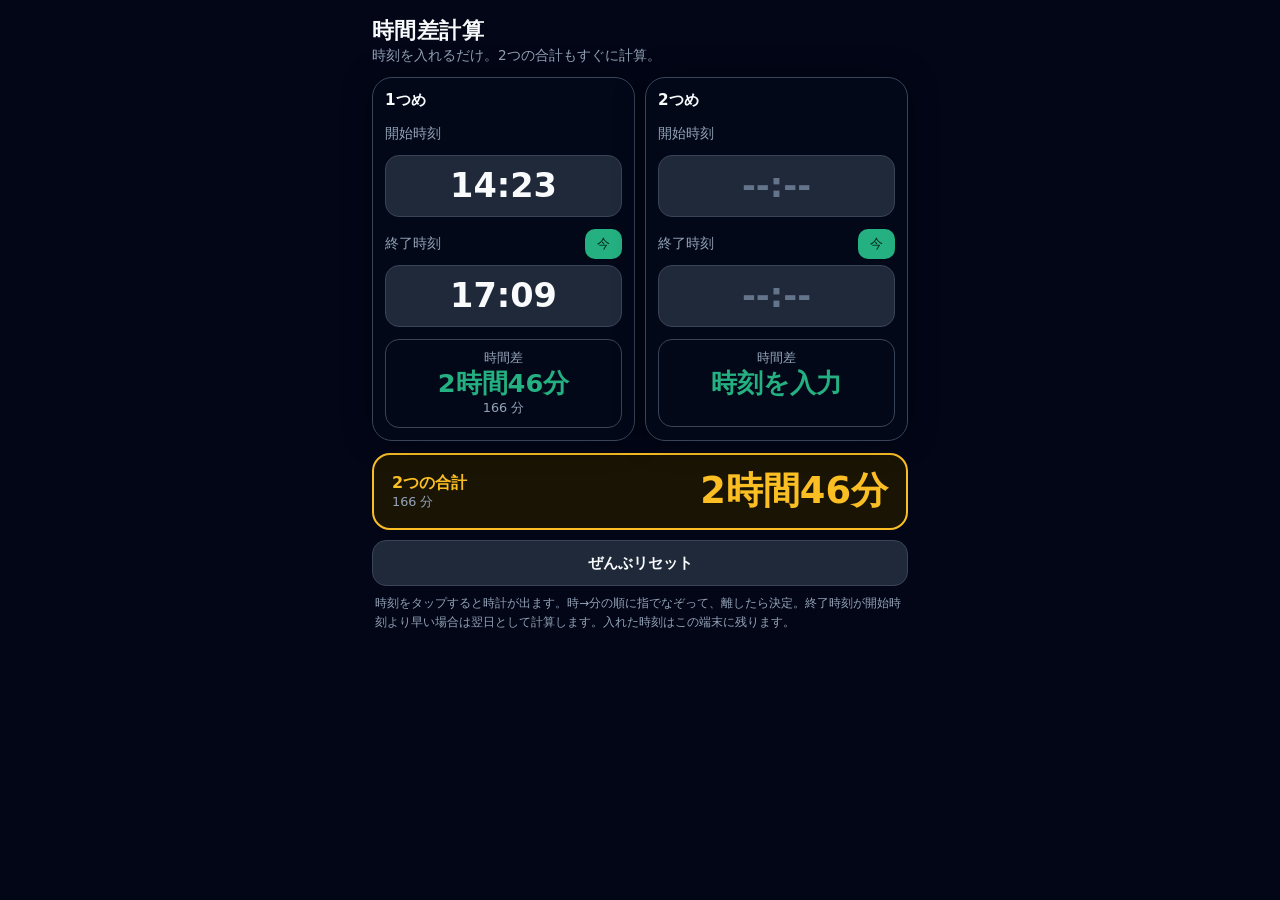
<file: time-calc/index.html>
<!doctype html>
<html lang="ja">
<head>
<meta charset="utf-8">
<meta name="viewport" content="width=device-width, initial-scale=1, viewport-fit=cover">
<meta name="theme-color" content="#020617">
<meta name="mobile-web-app-capable" content="yes">
<meta name="apple-mobile-web-app-capable" content="yes">
<meta name="apple-mobile-web-app-status-bar-style" content="black-translucent">
<meta name="apple-mobile-web-app-title" content="時間差計算">
<link rel="icon" type="image/png" href="icon-192.png">
<link rel="apple-touch-icon" href="apple-touch-icon.png">
<link rel="manifest" href="manifest.webmanifest">
<title>時間差計算</title>
<style>
  :root { color-scheme: dark; --bg:#020617; --card:#020818; --line:#3a4459; --field:#1f293a; --text:#f8fafc; --muted:#94a3b8; --accent:#24b081; --sum:#fbbf24; --dial:#525252; --pick:#0a84ff; }
  * { box-sizing:border-box; -webkit-tap-highlight-color:transparent; touch-action:manipulation; }
  html, body { margin:0; background:var(--bg); color:var(--text); -webkit-text-size-adjust:100%; }
  body { min-height:100vh; font-family:system-ui,-apple-system,"Hiragino Sans","Noto Sans JP",sans-serif; display:flex; justify-content:center; }
  main { width:min(100%,560px); padding:calc(12px + env(safe-area-inset-top)) 12px calc(10px + env(safe-area-inset-bottom)); }
  h1 { margin:4px 0 2px; font-size:1.35rem; font-weight:800; letter-spacing:.02em; }
  .sub { margin:0 0 12px; color:var(--muted); font-size:.85rem; }
  #calcs { display:grid; grid-template-columns:1fr 1fr; gap:10px; }
  .card { min-width:0; background:var(--card); border:1px solid var(--line); border-radius:20px; padding:12px; box-shadow:0 0 30px #0006; }
  .card-title { font-weight:800; font-size:.95rem; margin:0 0 8px; }
  .row { display:flex; align-items:center; justify-content:space-between; min-height:30px; margin-bottom:6px; }
  .lbl { color:var(--muted); font-size:.85rem; }
  .now { border:0; border-radius:10px; min-height:30px; padding:4px 12px; font:700 .85rem/1 inherit; font-family:inherit; color:#03251a; background:var(--accent); cursor:pointer; }
  .time { display:block; width:100%; margin:0 0 12px; background:var(--field); color:var(--text); border:1px solid var(--line); border-radius:14px; padding:8px 0; font:700 clamp(1.5rem,7.5vw,2.1rem)/1.2 system-ui,-apple-system,sans-serif; min-height:62px; font-variant-numeric:tabular-nums; cursor:pointer; }
  .time.empty { color:#64748b; }
  .time:active { transform:none; }
  .time.active { outline:2px solid var(--pick); outline-offset:1px; }
  .result { text-align:center; padding:10px 4px; border-radius:14px; border:1px solid var(--line); }
  .result-label { color:var(--muted); font-size:.8rem; }
  .diff { font-size:clamp(1.15rem,5.6vw,1.6rem); font-weight:800; line-height:1.3; color:var(--accent); font-variant-numeric:tabular-nums; white-space:nowrap; }
  .mins { color:var(--muted); font-size:.8rem; min-height:1.2em; }
  .sumbox { margin:12px 0 10px; display:flex; align-items:center; justify-content:space-between; gap:12px; background:#1a1405; border:2px solid var(--sum); border-radius:18px; padding:12px 18px; }
  .sum-label { color:var(--sum); font-weight:800; font-size:1rem; line-height:1.3; }
  .sum-label small { display:block; color:var(--muted); font-weight:500; font-size:.8rem; }
  #sum { font-size:clamp(1.6rem,8vw,2.3rem); font-weight:800; color:var(--sum); font-variant-numeric:tabular-nums; white-space:nowrap; }
  .reset { width:100%; border:1px solid var(--line); border-radius:14px; min-height:46px; padding:8px; font-size:.95rem; font-weight:700; font-family:inherit; color:var(--text); background:var(--field); cursor:pointer; }
  button:active { transform:scale(.98); }
  .hint { margin:8px 3px 0; color:var(--muted); font-size:.75rem; line-height:1.6; }

  /* 時計の文字盤（指を離したら決定） */
  #picker { position:fixed; inset:0; z-index:20; display:none; flex-direction:column; justify-content:flex-end; align-items:center; background:#000a; }
  #picker.open { display:flex; }
  .sheet { width:min(100%,480px); background:#1c1c1e; border-radius:20px 20px 0 0; padding-bottom:calc(16px + env(safe-area-inset-bottom)); box-shadow:0 -10px 40px #000; }
  .p-head { background:#4b4b4b; border-radius:20px 20px 0 0; text-align:center; padding:10px 0 6px; }
  .p-who { color:#d4d4d4; font-size:.85rem; }
  .p-time { font:300 3.6rem/1.15 system-ui,-apple-system,sans-serif; font-variant-numeric:tabular-nums; color:#a3a3a3; }
  .p-time span { cursor:pointer; padding:0 4px; }
  .p-time span.on { color:#fff; }
  .p-help { color:var(--muted); font-size:.85rem; text-align:center; margin:12px 0 6px; }
  #dial { display:block; margin:0 auto; width:min(80vw,300px); height:min(80vw,300px); touch-action:none; user-select:none; -webkit-user-select:none; }
  .p-close { display:block; margin:10px auto 0; border:0; background:none; color:#7dd3c0; font:700 1rem/1 inherit; font-family:inherit; padding:10px 20px; cursor:pointer; }
</style>
</head>
<body>
<main>
  <h1>時間差計算</h1>
  <p class="sub">時刻を入れるだけ。2つの合計もすぐに計算。</p>
  <div id="calcs"></div>
  <div class="sumbox" aria-live="polite">
    <div class="sum-label">2つの合計<small id="sumMins"></small></div>
    <div id="sum">0時間0分</div>
  </div>
  <button class="reset" id="reset" type="button">ぜんぶリセット</button>
  <p class="hint">時刻をタップすると時計が出ます。時→分の順に指でなぞって、離したら決定。終了時刻が開始時刻より早い場合は翌日として計算します。入れた時刻はこの端末に残ります。</p>
</main>
<div id="picker" role="dialog" aria-modal="true" aria-label="時刻をえらぶ">
  <div class="sheet">
    <div class="p-head">
      <div class="p-who" id="pWho"></div>
      <div class="p-time"><span id="pH">00</span>:<span id="pM">00</span></div>
    </div>
    <div class="p-help" id="pHelp"></div>
    <svg id="dial" viewBox="-150 -150 300 300"></svg>
    <button class="p-close" id="pClose" type="button">とじる</button>
  </div>
</div>
<template id="tpl">
  <section class="card">
    <div class="card-title"></div>
    <div class="row"><span class="lbl">開始時刻</span></div>
    <button class="time start" type="button"></button>
    <div class="row"><span class="lbl">終了時刻</span><button class="now" type="button">今</button></div>
    <button class="time end" type="button"></button>
    <div class="result" aria-live="polite">
      <div class="result-label">時間差</div>
      <div class="diff"></div>
      <div class="mins"></div>
    </div>
  </section>
</template>
<script>
const KEY = 'time-calc:v2';
const N = 2;
const DEFAULTS = [{ start: '14:23', end: '17:09' }, { start: '', end: '' }];
const pad = n => String(n).padStart(2, '0');
let saved = null;
try { saved = JSON.parse(localStorage.getItem(KEY) || 'null'); } catch (e) {}
if (!saved) { // 前の版で入れた時刻があれば1つめに引きつぐ
  try { const old = JSON.parse(localStorage.getItem('time-calc:last') || 'null'); if (old) saved = [old, DEFAULTS[1]]; } catch (e) {}
}
saved = saved || DEFAULTS;

// 時刻の欄（ボタン）。value は "HH:MM" か ""
function makeTime(btn, value, name) {
  const t = { btn, name, value: value || '' };
  t.set = v => { t.value = v; btn.textContent = v || '--:--'; btn.classList.toggle('empty', !v); btn.setAttribute('aria-label', `${name} ${v || '未入力'}`); };
  t.set(t.value);
  // 指が触れた瞬間に開く（離したときの click だと、指が少し動いただけで取り消されることがあるため）
  btn.addEventListener('pointerdown', e => { if (e.button === 0) { e.preventDefault(); openPicker(t); } });
  btn.addEventListener('click', e => { if (e.detail === 0) openPicker(t); });  // キーボードで押したとき
  return t;
}

const rows = [];
const tpl = document.getElementById('tpl');
for (let i = 0; i < N; i++) {
  const el = tpl.content.firstElementChild.cloneNode(true);
  const title = ['1つめ', '2つめ'][i];
  el.querySelector('.card-title').textContent = title;
  el.setAttribute('aria-label', `時間差 ${title}`);
  const s = saved[i] || {};
  const row = {
    start: makeTime(el.querySelector('.start'), s.start, `${title}の開始時刻`),
    end: makeTime(el.querySelector('.end'), s.end, `${title}の終了時刻`),
    diff: el.querySelector('.diff'), mins: el.querySelector('.mins'),
  };
  el.querySelector('.now').addEventListener('click', () => { const d = new Date(); row.end.set(`${pad(d.getHours())}:${pad(d.getMinutes())}`); calculate(); });
  el.querySelector('.now').setAttribute('aria-label', `${title}の終了を現在時刻に`);
  rows.push(row);
  document.getElementById('calcs').appendChild(el);
}

function minutesOf(value) {
  if (!value) return null;
  const [h, m] = value.split(':').map(Number);
  return h * 60 + m;
}
const hm = m => `${Math.floor(m / 60)}時間${m % 60}分`;
function calculate() {
  try { localStorage.setItem(KEY, JSON.stringify(rows.map(r => ({ start: r.start.value, end: r.end.value })))); } catch (e) {}
  let sum = 0, count = 0;
  for (const r of rows) {
    const a = minutesOf(r.start.value), b = minutesOf(r.end.value);
    if (a === null || b === null) { r.diff.textContent = '時刻を入力'; r.mins.textContent = ''; continue; }
    let diff = b - a;
    const nextDay = diff < 0;
    if (nextDay) diff += 24 * 60;
    r.diff.textContent = hm(diff);
    r.mins.textContent = `${diff} 分` + (nextDay ? '（翌日）' : '');
    sum += diff; count++;
  }
  document.getElementById('sum').textContent = hm(sum);
  document.getElementById('sumMins').textContent = count ? `${sum} 分` : '時刻を入力';
}
document.getElementById('reset').addEventListener('click', () => {
  for (const r of rows) { r.start.set(''); r.end.set(''); }
  calculate();
});

// ---- 時計の文字盤：なぞって指を離したら決定（時→分→とじる） ----
const picker = document.getElementById('picker'), dial = document.getElementById('dial');
const pH = document.getElementById('pH'), pM = document.getElementById('pM');
const SVG = 'http://www.w3.org/2000/svg';
const R_OUT = 112, R_IN = 74; // 外側の輪（00・13〜23）と内側の輪（12・1〜11）
let target = null, h = 0, m = 0, mode = 'h', dragging = false;

function svg(tag, attrs, text) { const e = document.createElementNS(SVG, tag); for (const k in attrs) e.setAttribute(k, attrs[k]); if (text != null) e.textContent = text; dial.appendChild(e); return e; }
function pos(i, r) { const a = i * Math.PI / 6; return [Math.sin(a) * r, -Math.cos(a) * r]; }
function draw() {
  dial.textContent = '';
  svg('circle', { r: 145, fill: 'var(--dial)' });
  let sel, r;
  if (mode === 'h') { r = (h === 0 || h > 12) ? R_OUT : R_IN; sel = pos(h % 12, r); }
  else { r = R_OUT; const a = m * Math.PI / 30; sel = [Math.sin(a) * r, -Math.cos(a) * r]; }
  svg('line', { x1: 0, y1: 0, x2: sel[0], y2: sel[1], stroke: 'var(--pick)', 'stroke-width': 3 });
  svg('circle', { r: 4, fill: 'var(--pick)' });
  svg('circle', { cx: sel[0], cy: sel[1], r: 22, fill: 'var(--pick)' });
  const label = (i, rr, t, size, color) => { const [x, y] = pos(i, rr); svg('text', { x, y, 'text-anchor': 'middle', 'dominant-baseline': 'central', 'font-size': size, fill: color, 'font-family': 'system-ui,sans-serif' }, t); };
  if (mode === 'h') {
    for (let i = 0; i < 12; i++) {
      label(i, R_OUT, i === 0 ? '00' : String(i + 12), 19, '#fff');
      label(i, R_IN, String(i === 0 ? 12 : i), 15, '#d4d4d4');
    }
  } else {
    for (let i = 0; i < 12; i++) label(i, R_OUT, pad(i * 5), 19, '#fff');
  }
  pH.textContent = pad(h); pM.textContent = pad(m);
  pH.classList.toggle('on', mode === 'h'); pM.classList.toggle('on', mode === 'm');
  document.getElementById('pHelp').textContent = mode === 'h' ? '「時」をなぞって、指を離すと決定' : '「分」をなぞって、指を離すと決定';
}
function pick(ev) {
  const b = dial.getBoundingClientRect();
  const x = (ev.clientX - b.left) / b.width * 300 - 150, y = (ev.clientY - b.top) / b.height * 300 - 150;
  let ang = Math.atan2(x, -y); if (ang < 0) ang += Math.PI * 2;
  const before = mode === 'h' ? h : m;
  if (mode === 'h') {
    const i = Math.round(ang / (Math.PI / 6)) % 12;
    const inner = Math.hypot(x, y) < (R_IN + R_OUT) / 2;
    h = inner ? (i === 0 ? 12 : i) : (i === 0 ? 0 : i + 12);
  } else {
    m = Math.round(ang / (Math.PI / 30)) % 60;
  }
  if ((mode === 'h' ? h : m) !== before && navigator.vibrate) navigator.vibrate(5);
  target.set(`${pad(h)}:${pad(m)}`); calculate(); draw();
}
dial.addEventListener('pointerdown', e => { dragging = true; dial.setPointerCapture(e.pointerId); pick(e); e.preventDefault(); });
dial.addEventListener('pointermove', e => { if (dragging) pick(e); });
dial.addEventListener('pointerup', e => {
  if (!dragging) return; dragging = false; pick(e);
  if (mode === 'h') { mode = 'm'; draw(); } else closePicker(); // 指を離したら決定
});
dial.addEventListener('pointercancel', () => { dragging = false; });
function openPicker(t) {
  target = t;
  let v = t.value;
  if (!v) { const d = new Date(); v = `${pad(d.getHours())}:${pad(d.getMinutes())}`; }
  [h, m] = v.split(':').map(Number);
  mode = 'h';
  document.getElementById('pWho').textContent = t.name;
  rows.forEach(r => [r.start, r.end].forEach(x => x.btn.classList.toggle('active', x === t)));
  draw();
  picker.classList.add('open');
}
function closePicker() {
  picker.classList.remove('open');
  rows.forEach(r => [r.start, r.end].forEach(x => x.btn.classList.remove('active')));
  target = null;
}
pH.addEventListener('click', () => { mode = 'h'; draw(); });
pM.addEventListener('click', () => { mode = 'm'; draw(); });
document.getElementById('pClose').addEventListener('click', closePicker);
// 暗い所をタップしたら閉じる。指を置いたのも暗い所のときだけ（開いたときの指を離した分では閉じない）
let downOnBack = false;
picker.addEventListener('pointerdown', e => { downOnBack = e.target === picker; });
picker.addEventListener('click', e => { if (e.target === picker && downOnBack) closePicker(); downOnBack = false; });
document.addEventListener('keydown', e => { if (e.key === 'Escape' && target) closePicker(); });

calculate();
// 時刻を選んでいる途中は、新しい版への読みこみ直しを待つ
window.canReload = () => !target;
</script>
<script>
if('serviceWorker' in navigator){addEventListener('load',()=>{
  navigator.serviceWorker.register('sw.js',{updateViaCache:'none'}).then(r=>{document.addEventListener('visibilitychange',()=>{if(!document.hidden)r.update().catch(()=>{})})}).catch(()=>{});
  /* 新しい版に入れかわったら、安全なときに1回だけ読みこみ直す。
     ゲームの途中などで読みこみ直したくないときは、アプリ側で window.canReload=()=>false を返すようにする */
  let had=!!navigator.serviceWorker.controller,want=false;const go=()=>{if(want&&(!window.canReload||window.canReload()))location.reload()};
  navigator.serviceWorker.addEventListener('controllerchange',()=>{if(had){want=true;go()}});setInterval(go,3000)})}
</script>
</body>
</html>
</file>
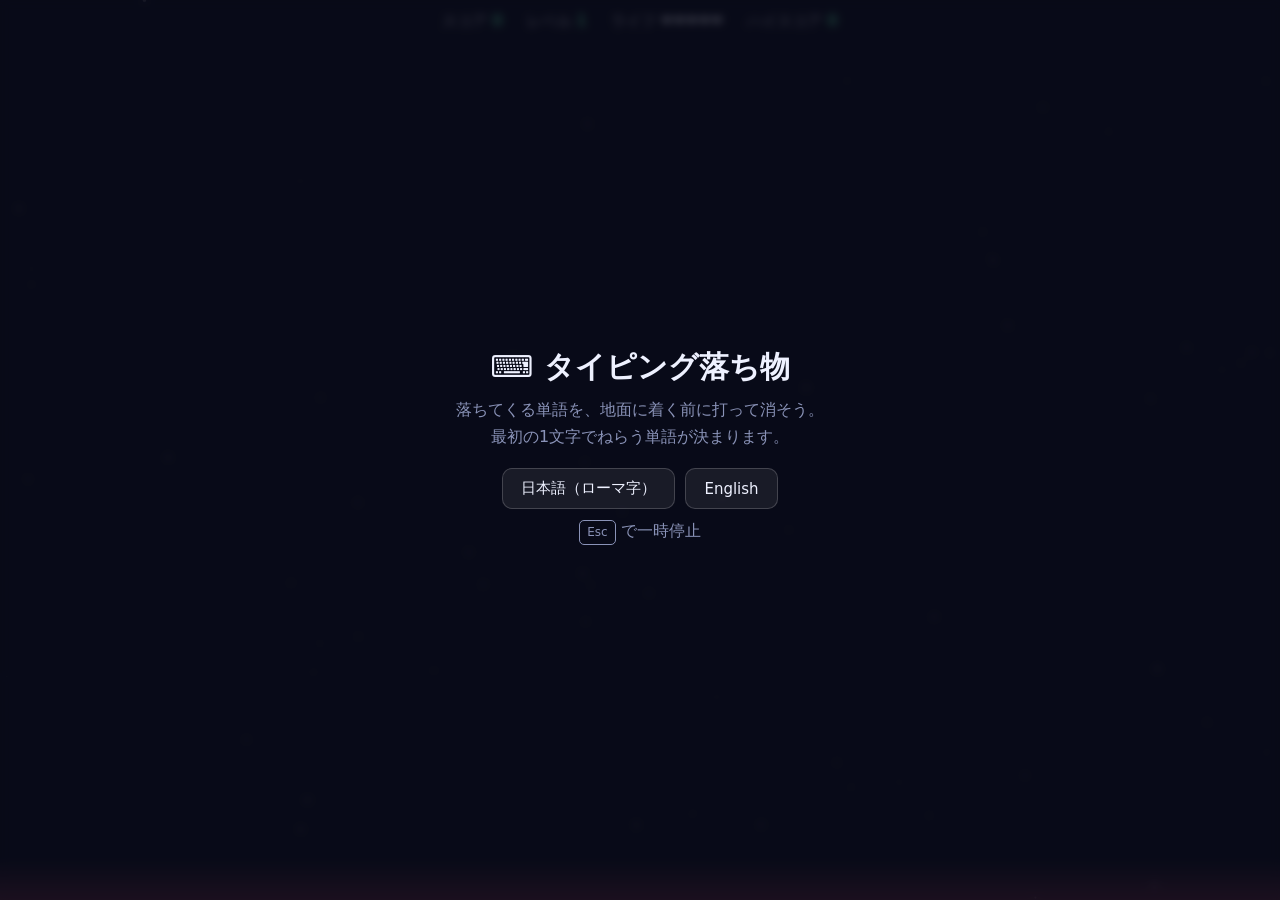
<file: typing-game/index.html>
<!doctype html>
<html lang="ja">
<head>
<meta charset="utf-8">
<meta name="viewport" content="width=device-width, initial-scale=1">
<title>タイピング落ち物</title>
<style>
  :root {
    --bg: #0c1020;
    --text: #eef1ff;
    --muted: #8a93b8;
    --accent: #5ee6a8;
    --typed: #5ee6a8;
    --danger: #ff5c7a;
  }
  * { box-sizing: border-box; }
  html, body { margin: 0; height: 100%; background: var(--bg); color: var(--text);
    font-family: system-ui, "Segoe UI", "Hiragino Sans", "Yu Gothic UI", sans-serif; overflow: hidden; }
  canvas { display: block; width: 100vw; height: 100vh; }
  .hud {
    position: fixed; top: 0; left: 0; right: 0; display: flex; gap: 24px; justify-content: center;
    padding: 12px 16px; font-size: 15px; font-variant-numeric: tabular-nums; pointer-events: none;
  }
  .hud b { color: var(--accent); }
  .overlay {
    position: fixed; inset: 0; display: flex; align-items: center; justify-content: center;
    background: rgba(8, 10, 22, 0.78); backdrop-filter: blur(4px);
  }
  .overlay.hidden { display: none; }
  .card { text-align: center; padding: 28px 32px; max-width: 440px; margin: 16px; }
  .card h1 { font-size: 30px; margin: 0 0 6px; }
  .card p { color: var(--muted); line-height: 1.7; margin: 8px 0; }
  .card .big { font-size: 42px; color: var(--accent); font-weight: 700; margin: 4px 0; }
  .modes { display: flex; gap: 10px; justify-content: center; margin: 18px 0 8px; flex-wrap: wrap; }
  button {
    padding: 10px 18px; border-radius: 10px; border: 1px solid rgba(255,255,255,0.18);
    background: rgba(255,255,255,0.07); color: var(--text); font: inherit; font-size: 15px; cursor: pointer;
  }
  button:hover, button:focus-visible { background: rgba(94, 230, 168, 0.2); border-color: var(--accent); outline: none; }
  .key { display: inline-block; padding: 1px 7px; border: 1px solid var(--muted); border-radius: 5px; font-size: 12px; }
</style>
</head>
<body>
<canvas id="c"></canvas>
<div class="hud">
  <div>スコア <b id="score">0</b></div>
  <div>レベル <b id="level">1</b></div>
  <div>ライフ <span id="lives"></span></div>
  <div>ハイスコア <b id="best">0</b></div>
</div>

<div class="overlay" id="start">
  <div class="card">
    <h1>⌨️ タイピング落ち物</h1>
    <p>落ちてくる単語を、地面に着く前に打って消そう。<br>最初の1文字でねらう単語が決まります。</p>
    <div class="modes">
      <button data-mode="ja">日本語（ローマ字）</button>
      <button data-mode="en">English</button>
    </div>
    <p><span class="key">Esc</span> で一時停止</p>
  </div>
</div>

<div class="overlay hidden" id="over">
  <div class="card">
    <h1>ゲームオーバー</h1>
    <div class="big" id="final">0</div>
    <p id="overMsg"></p>
    <div class="modes">
      <button id="retry">もう一度 (Enter)</button>
      <button id="menu">モード選択</button>
    </div>
  </div>
</div>

<div class="overlay hidden" id="pause">
  <div class="card"><h1>一時停止</h1><p><span class="key">Esc</span> で再開</p></div>
</div>

<script>
// ---- word lists: [display, romaji] ----
const WORDS = {
  ja: [
    ['ねこ','neko'],['いぬ','inu'],['さくら','sakura'],['そら','sora'],['うみ','umi'],['やま','yama'],
    ['りんご','ringo'],['みかん','mikan'],['ともだち','tomodati'],['がっこう','gakkou'],['でんしゃ','densya'],
    ['ほし','hosi'],['つき','tuki'],['はなび','hanabi'],['すいか','suika'],['かぜ','kaze'],['あめ','ame'],
    ['ゆき','yuki'],['おちゃ','otya'],['らーめん','ra-men'],['すし','susi'],['てんぷら','tenpura'],
    ['ひこうき','hikouki'],['じてんしゃ','zitensya'],['えんぴつ','enpitu'],['ぼうけん','bouken'],
    ['まほう','mahou'],['たからもの','takaramono'],['にじいろ','niziiro'],['ゆうやけ','yuuyake'],
    ['おまつり','omaturi'],['かいじゅう','kaizyuu'],['うちゅう','utyuu'],['ろけっと','roketto'],
    ['こんぴゅーた','konpyu-ta'],['きーぼーど','ki-bo-do'],['ぷろぐらむ','puroguramu'],['ふじさん','huzisan'],
    ['しんかんせん','sinkansen'],['あさごはん','asagohan'],['ひまわり','himawari'],['かたつむり','katatumuri'],
  ],
  en: [
    'cat','dog','sun','moon','star','tree','rain','wind','fire','code','game','word','fast','jump','blue',
    'green','apple','ocean','river','cloud','light','music','dream','storm','pixel','robot','magic','quest',
    'planet','rocket','garden','castle','dragon','silver','winter','summer','window','yellow','galaxy',
    'keyboard','thunder','mountain','adventure','butterfly','sunflower','treasure','universe','javascript',
  ].map(w => [w, w]),
};

// ---- setup ----
const cv = document.getElementById('c');
const ctx = cv.getContext('2d');
let W, H;
function resize() {
  const dpr = window.devicePixelRatio || 1;
  W = window.innerWidth; H = window.innerHeight;
  cv.width = W * dpr; cv.height = H * dpr;
  ctx.setTransform(dpr, 0, 0, dpr, 0, 0);
}
window.addEventListener('resize', resize);
resize();

const $ = id => document.getElementById(id);
const store = {
  get(k) { try { return +localStorage.getItem(k) || 0; } catch { return 0; } },
  set(k, v) { try { localStorage.setItem(k, v); } catch {} },
};

let mode = 'ja';
let state = 'menu'; // menu | play | pause | over
let words, sparks, score, level, lives, cleared, misses, typedKeys, target, spawnTimer, lastTime, shake;
const MAX_LIVES = 5;

function bestKey() { return 'typing-best-' + mode; }

function reset() {
  words = []; sparks = [];
  score = 0; level = 1; lives = MAX_LIVES; cleared = 0; misses = 0; typedKeys = 0;
  target = null; spawnTimer = 0; shake = 0;
  updateHud();
}

function updateHud() {
  $('score').textContent = score;
  $('level').textContent = level;
  $('lives').textContent = '❤️'.repeat(lives) + '🖤'.repeat(MAX_LIVES - lives);
  $('best').textContent = store.get(bestKey());
}

function startGame(m) {
  mode = m;
  reset();
  $('start').classList.add('hidden');
  $('over').classList.add('hidden');
  state = 'play';
  lastTime = performance.now();
}

document.querySelectorAll('[data-mode]').forEach(b => b.onclick = () => startGame(b.dataset.mode));
$('retry').onclick = () => startGame(mode);
$('menu').onclick = () => { $('over').classList.add('hidden'); $('start').classList.remove('hidden'); state = 'menu'; };

// ---- difficulty ----
const fallSpeed = () => 28 + level * 9;              // px / sec
const spawnEvery = () => Math.max(0.55, 2.3 - level * 0.17); // sec

function spawnWord() {
  const list = WORDS[mode];
  // avoid duplicate first letters on screen so targeting stays unambiguous-ish
  let pick, tries = 0;
  do {
    pick = list[Math.floor(Math.random() * list.length)];
    tries++;
  } while (tries < 20 && words.some(w => w.romaji[0] === pick[1][0] || w.romaji === pick[1]));
  ctx.font = '600 22px system-ui';
  const width = Math.max(ctx.measureText(pick[0]).width, ctx.measureText(pick[1]).width * 0.75) + 20;
  words.push({
    text: pick[0], romaji: pick[1], typed: 0,
    x: 20 + Math.random() * Math.max(1, W - width - 40), y: -10, width,
    speed: fallSpeed() * (0.8 + Math.random() * 0.4),
  });
}

// ---- input ----
window.addEventListener('keydown', e => {
  if (e.key === 'Escape') {
    if (state === 'play') { state = 'pause'; $('pause').classList.remove('hidden'); }
    else if (state === 'pause') { state = 'play'; $('pause').classList.add('hidden'); lastTime = performance.now(); }
    return;
  }
  if (state === 'over' && e.key === 'Enter') { startGame(mode); return; }
  if (state !== 'play' || e.key.length !== 1 || e.ctrlKey || e.metaKey || e.altKey) return;
  e.preventDefault();
  const k = e.key.toLowerCase();

  if (!target) {
    // lock onto the lowest word starting with this key
    const candidates = words.filter(w => w.romaji[0] === k).sort((a, b) => b.y - a.y);
    target = candidates[0] || null;
  }
  if (target && target.romaji[target.typed] === k) {
    target.typed++;
    typedKeys++;
    if (target.typed === target.romaji.length) clearWord(target);
  } else {
    misses++;
    shake = 6;
  }
});

function clearWord(w) {
  score += w.romaji.length * 10 * level;
  cleared++;
  if (cleared % 8 === 0) level++;
  burst(w.x + w.width / 2, w.y, 140);
  words.splice(words.indexOf(w), 1);
  target = null;
  updateHud();
}

function burst(x, y, hue) {
  for (let i = 0; i < 22; i++) {
    const a = Math.random() * Math.PI * 2, s = 60 + Math.random() * 220;
    sparks.push({ x, y, vx: Math.cos(a) * s, vy: Math.sin(a) * s - 60, life: 1, hue: hue + Math.random() * 60 });
  }
}

function loseLife(w) {
  lives--;
  shake = 14;
  burst(w.x + w.width / 2, H - 30, 340);
  if (target === w) target = null;
  words.splice(words.indexOf(w), 1);
  updateHud();
  if (lives <= 0) gameOver();
}

function gameOver() {
  state = 'over';
  const best = store.get(bestKey());
  const isNew = score > best;
  if (isNew) store.set(bestKey(), score);
  const acc = typedKeys + misses ? Math.round(typedKeys / (typedKeys + misses) * 100) : 100;
  $('final').textContent = score;
  $('overMsg').innerHTML = (isNew ? '🎉 ハイスコア更新！<br>' : '') +
    `消した単語 ${cleared} ・ レベル ${level} ・ 正確さ ${acc}%`;
  $('over').classList.remove('hidden');
  updateHud();
}

// ---- render ----
const stars = Array.from({ length: 80 }, () => ({ x: Math.random(), y: Math.random(), r: Math.random() * 1.5 + 0.3 }));

function draw() {
  ctx.save();
  if (shake > 0) ctx.translate((Math.random() - 0.5) * shake, (Math.random() - 0.5) * shake);

  ctx.fillStyle = '#0c1020'; ctx.fillRect(-20, -20, W + 40, H + 40);
  ctx.fillStyle = 'rgba(255,255,255,0.5)';
  for (const s of stars) { ctx.beginPath(); ctx.arc(s.x * W, s.y * H, s.r, 0, 7); ctx.fill(); }

  // ground
  const g = ctx.createLinearGradient(0, H - 40, 0, H);
  g.addColorStop(0, 'rgba(255,92,122,0)'); g.addColorStop(1, 'rgba(255,92,122,0.35)');
  ctx.fillStyle = g; ctx.fillRect(0, H - 40, W, 40);

  for (const w of words) {
    const isT = w === target;
    const danger = w.y / (H - 40);
    // bubble
    ctx.fillStyle = isT ? 'rgba(94,230,168,0.16)' : `rgba(255,255,255,${0.05 + danger * 0.05})`;
    ctx.strokeStyle = isT ? '#5ee6a8' : danger > 0.75 ? '#ff5c7a' : 'rgba(255,255,255,0.18)';
    ctx.lineWidth = isT ? 2 : 1;
    const bh = mode === 'ja' ? 58 : 38;
    roundRect(w.x, w.y - 26, w.width, bh, 10); ctx.fill(); ctx.stroke();

    ctx.textAlign = 'center';
    const cx = w.x + w.width / 2;
    if (mode === 'ja') {
      ctx.font = '600 22px system-ui, "Yu Gothic UI", sans-serif';
      ctx.fillStyle = '#eef1ff';
      ctx.fillText(w.text, cx, w.y);
      drawRomaji(w, cx, w.y + 22, '15px ui-monospace, Consolas, monospace');
    } else {
      drawRomaji(w, cx, w.y, '600 20px ui-monospace, Consolas, monospace');
    }
  }

  for (const s of sparks) {
    ctx.fillStyle = `hsla(${s.hue}, 90%, 65%, ${s.life})`;
    ctx.beginPath(); ctx.arc(s.x, s.y, 2.5 * s.life + 0.5, 0, 7); ctx.fill();
  }
  ctx.restore();
}

function drawRomaji(w, cx, y, font) {
  ctx.font = font;
  const done = w.romaji.slice(0, w.typed), rest = w.romaji.slice(w.typed);
  const total = ctx.measureText(w.romaji).width;
  let x = cx - total / 2;
  ctx.textAlign = 'left';
  ctx.fillStyle = '#5ee6a8'; ctx.fillText(done, x, y);
  x += ctx.measureText(done).width;
  ctx.fillStyle = mode === 'ja' ? '#8a93b8' : '#eef1ff'; ctx.fillText(rest, x, y);
}

function roundRect(x, y, w, h, r) {
  ctx.beginPath();
  ctx.moveTo(x + r, y); ctx.arcTo(x + w, y, x + w, y + h, r); ctx.arcTo(x + w, y + h, x, y + h, r);
  ctx.arcTo(x, y + h, x, y, r); ctx.arcTo(x, y, x + w, y, r); ctx.closePath();
}

// ---- loop ----
function tick(now) {
  const dt = Math.min(0.05, (now - (lastTime || now)) / 1000);
  lastTime = now;

  if (state === 'play') {
    spawnTimer -= dt;
    if (spawnTimer <= 0) { spawnWord(); spawnTimer = spawnEvery(); }
    for (let i = words.length - 1; i >= 0; i--) {
      const w = words[i];
      w.y += w.speed * dt;
      if (w.y > H - 30) loseLife(w);
      if (state !== 'play') break;
    }
  }
  if (state !== 'pause') {
    for (let i = sparks.length - 1; i >= 0; i--) {
      const s = sparks[i];
      s.x += s.vx * dt; s.y += s.vy * dt; s.vy += 400 * dt; s.life -= dt * 1.4;
      if (s.life <= 0) sparks.splice(i, 1);
    }
    shake *= 0.85; if (shake < 0.3) shake = 0;
  }
  if (words) draw();
  requestAnimationFrame(tick);
}

reset();
requestAnimationFrame(tick);
</script>
</body>
</html>
</file>
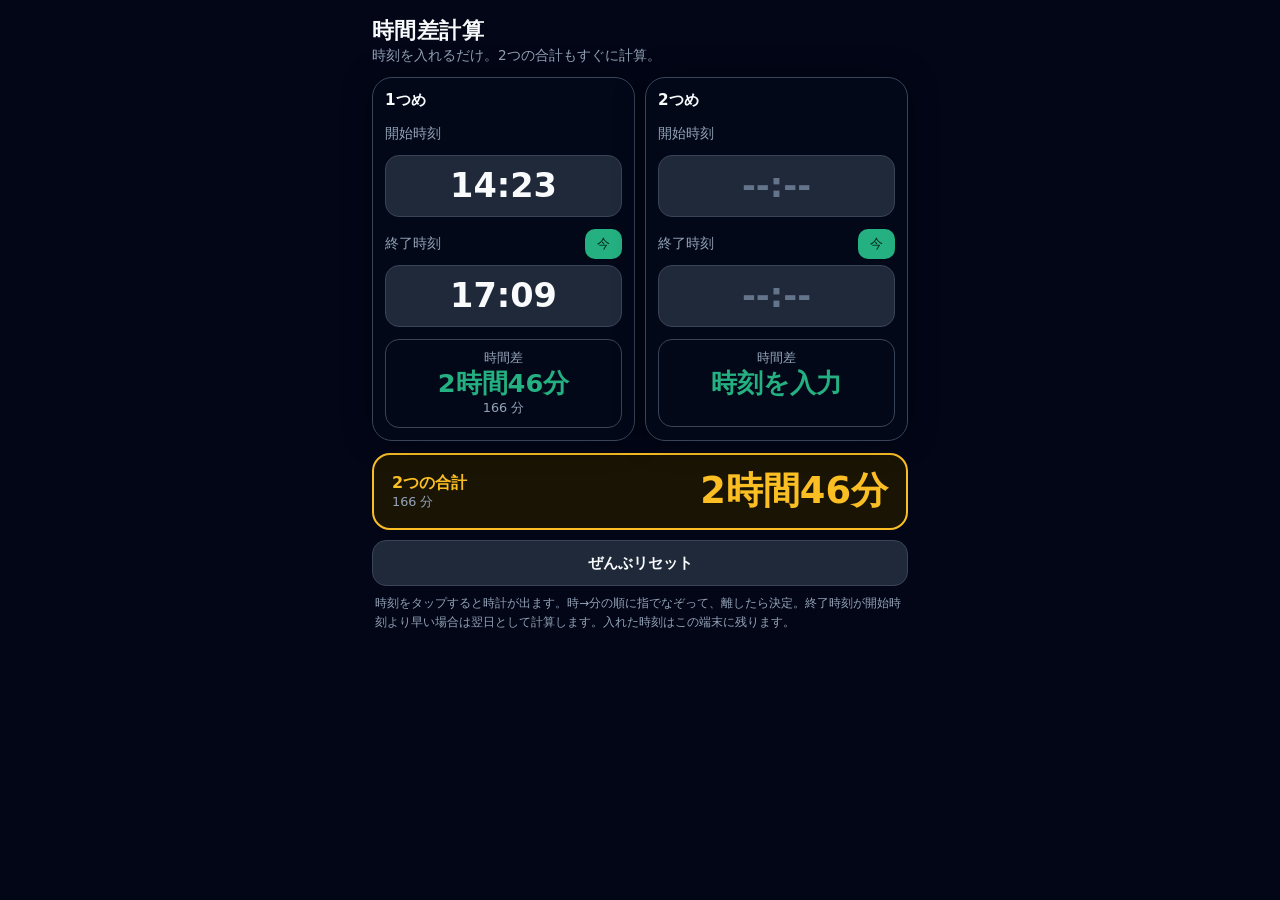
<file: time-difference-calculator.html>
<!doctype html>
<html lang="ja">
<head>
<meta charset="utf-8">
<meta name="viewport" content="width=device-width, initial-scale=1">
<meta http-equiv="refresh" content="0; url=time-calc/">
<title>時間差計算</title>
<script>location.replace('time-calc/');</script>
</head>
<body style="background:#020617;color:#f8fafc;font-family:system-ui,sans-serif">
<p>時間差計算は <a href="time-calc/" style="color:#24b081">こちら</a> に引っこしました。</p>
</body>
</html>
</file>
